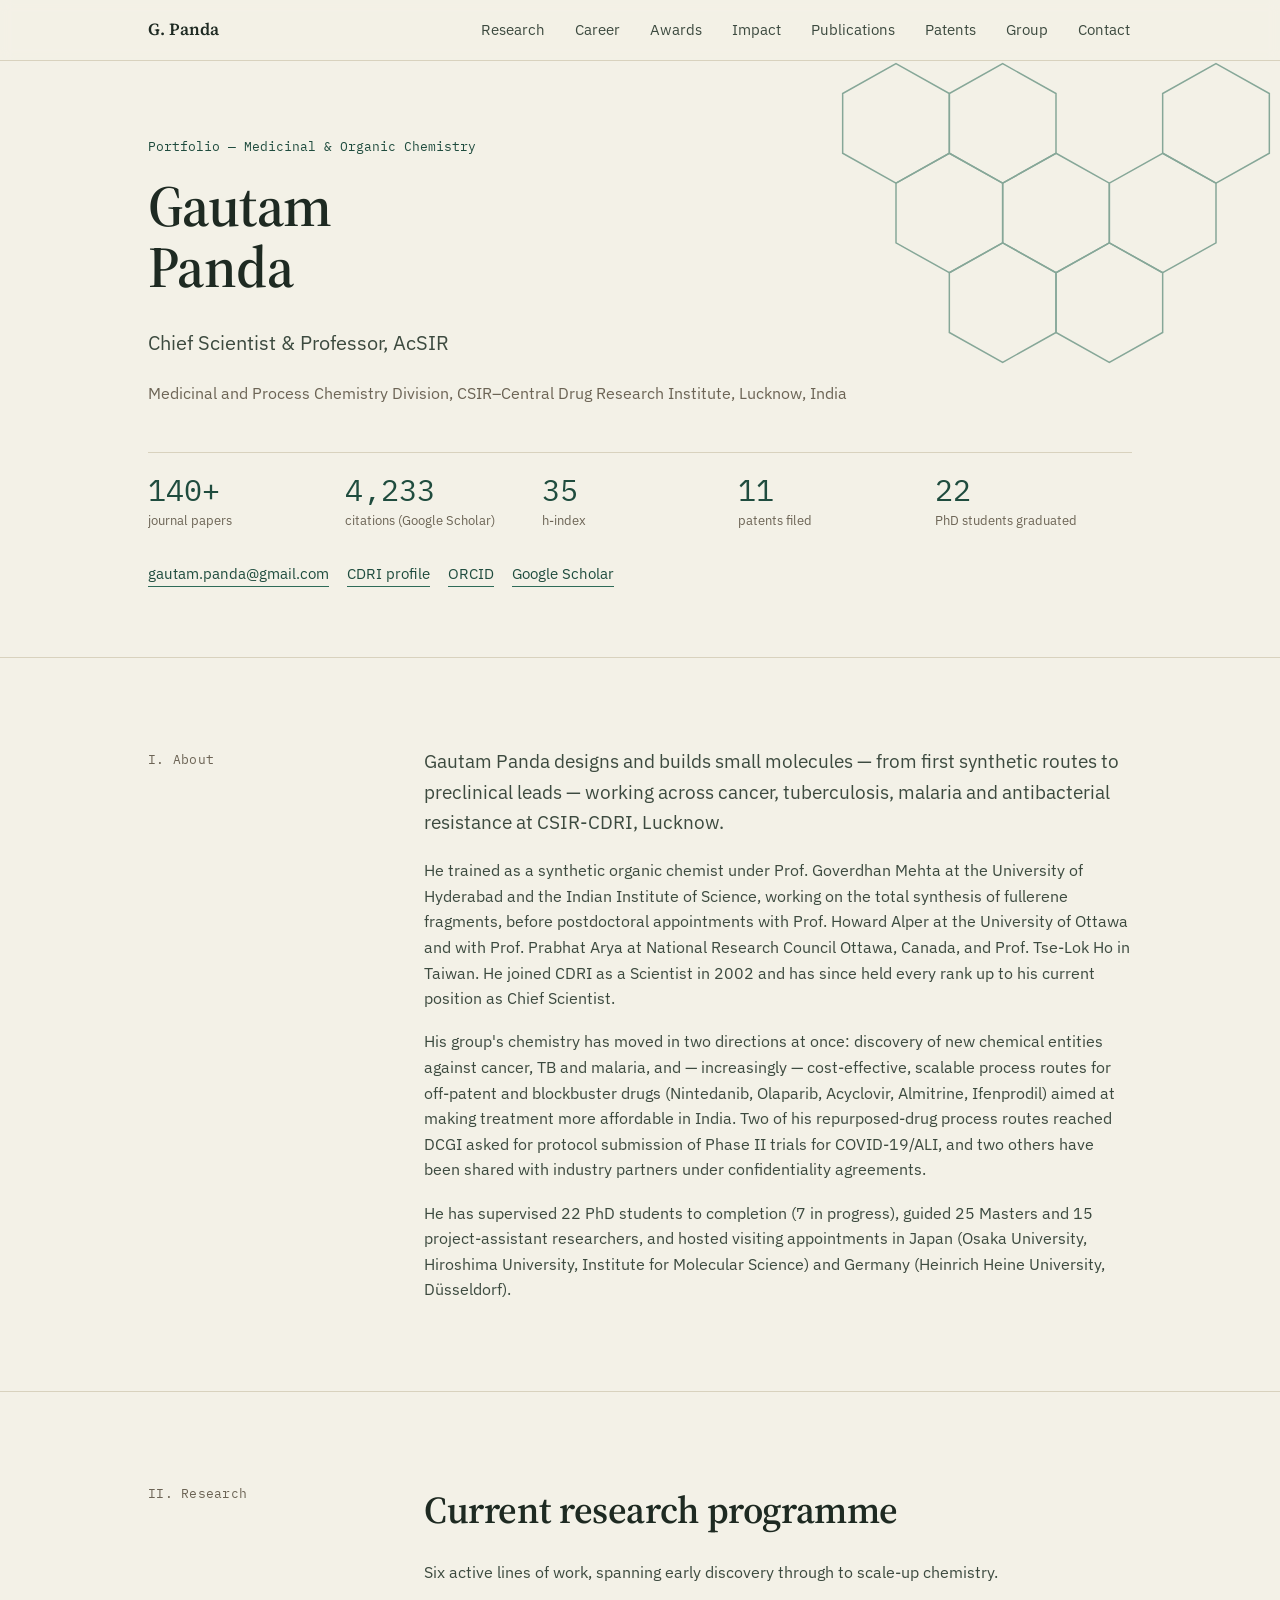
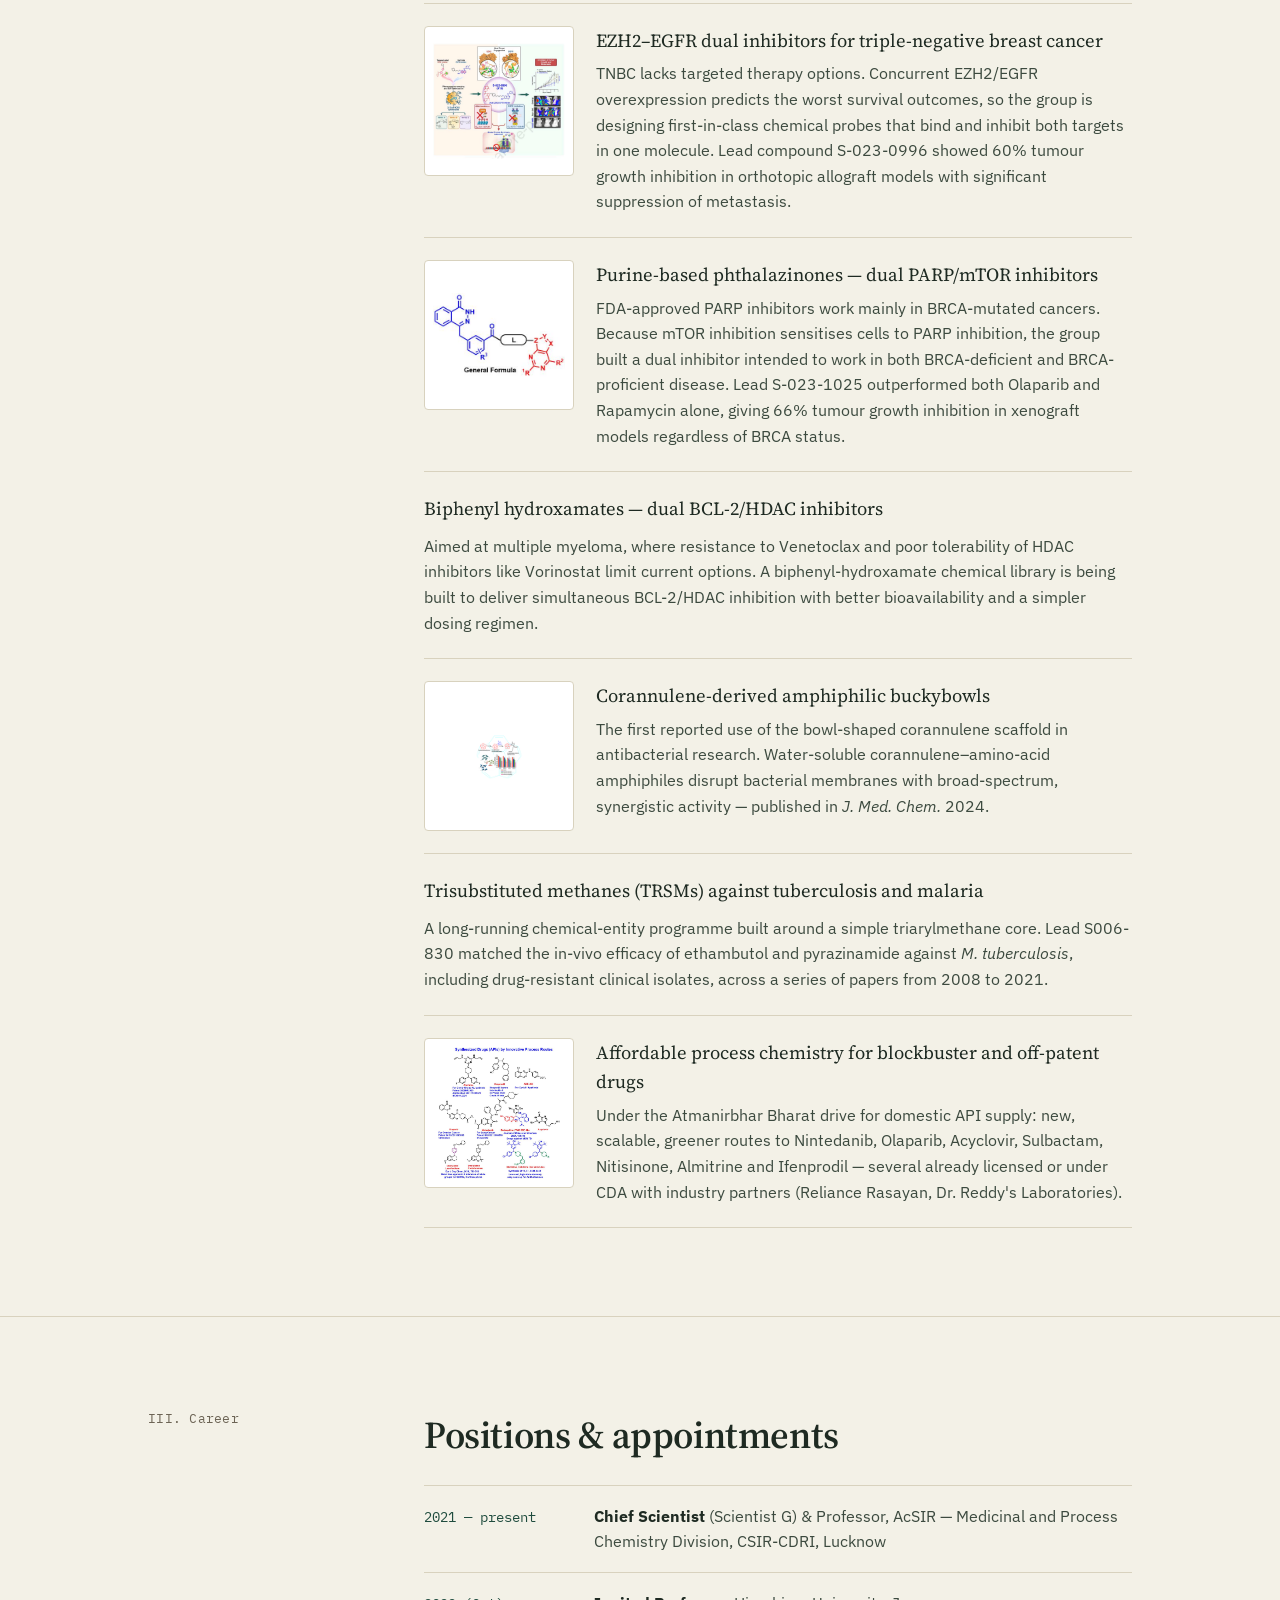
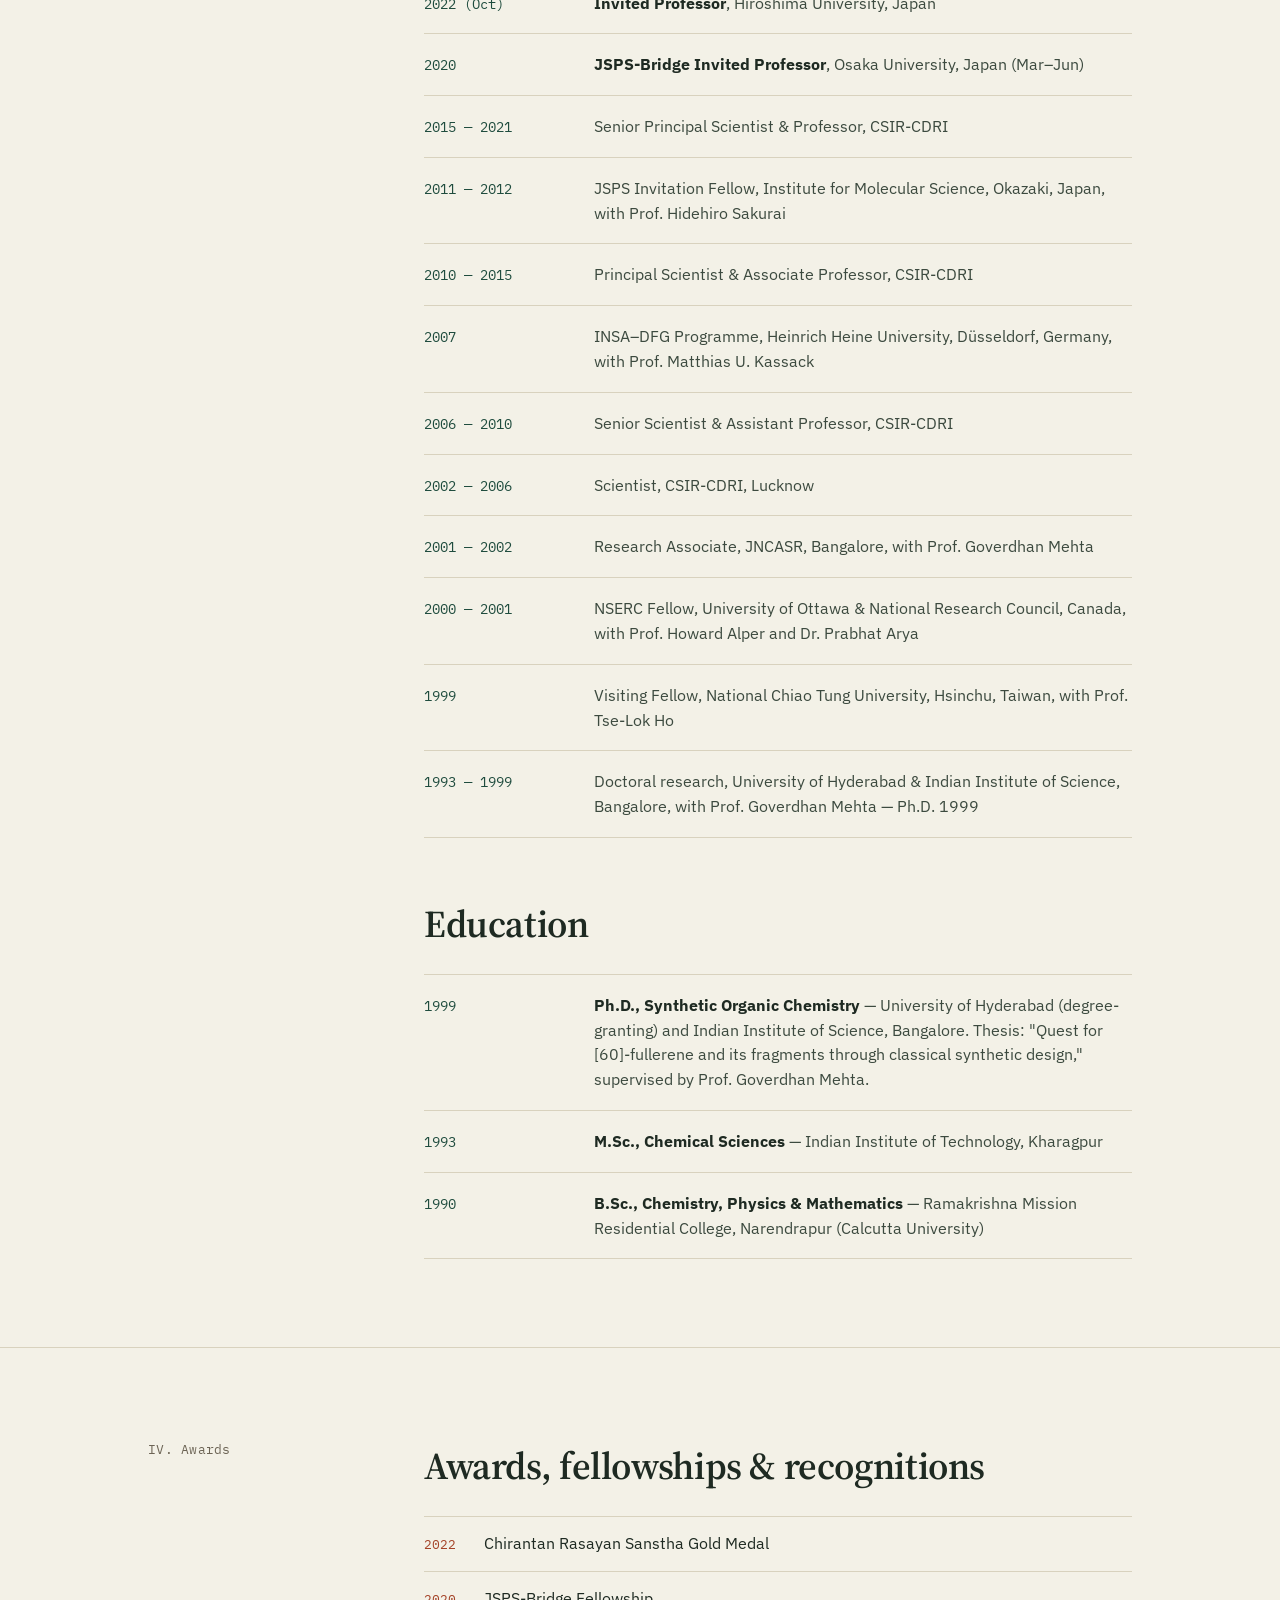
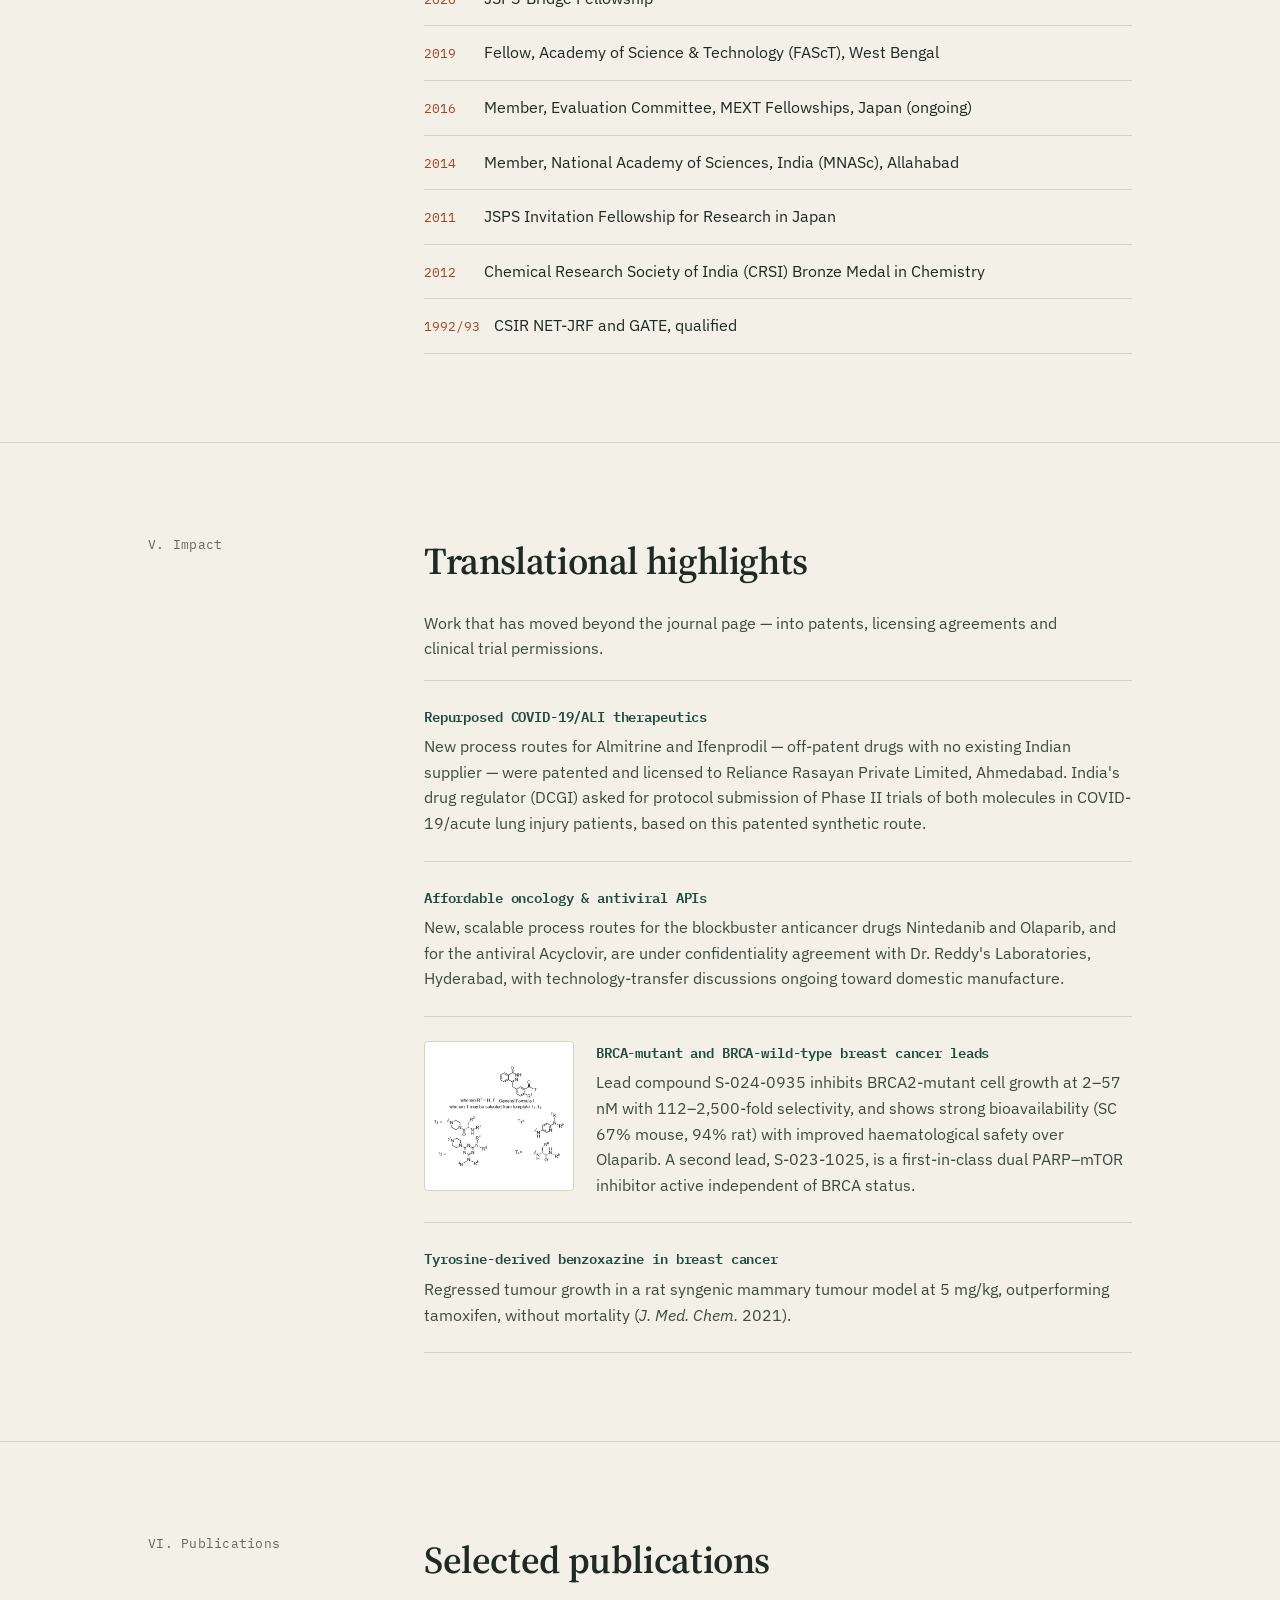
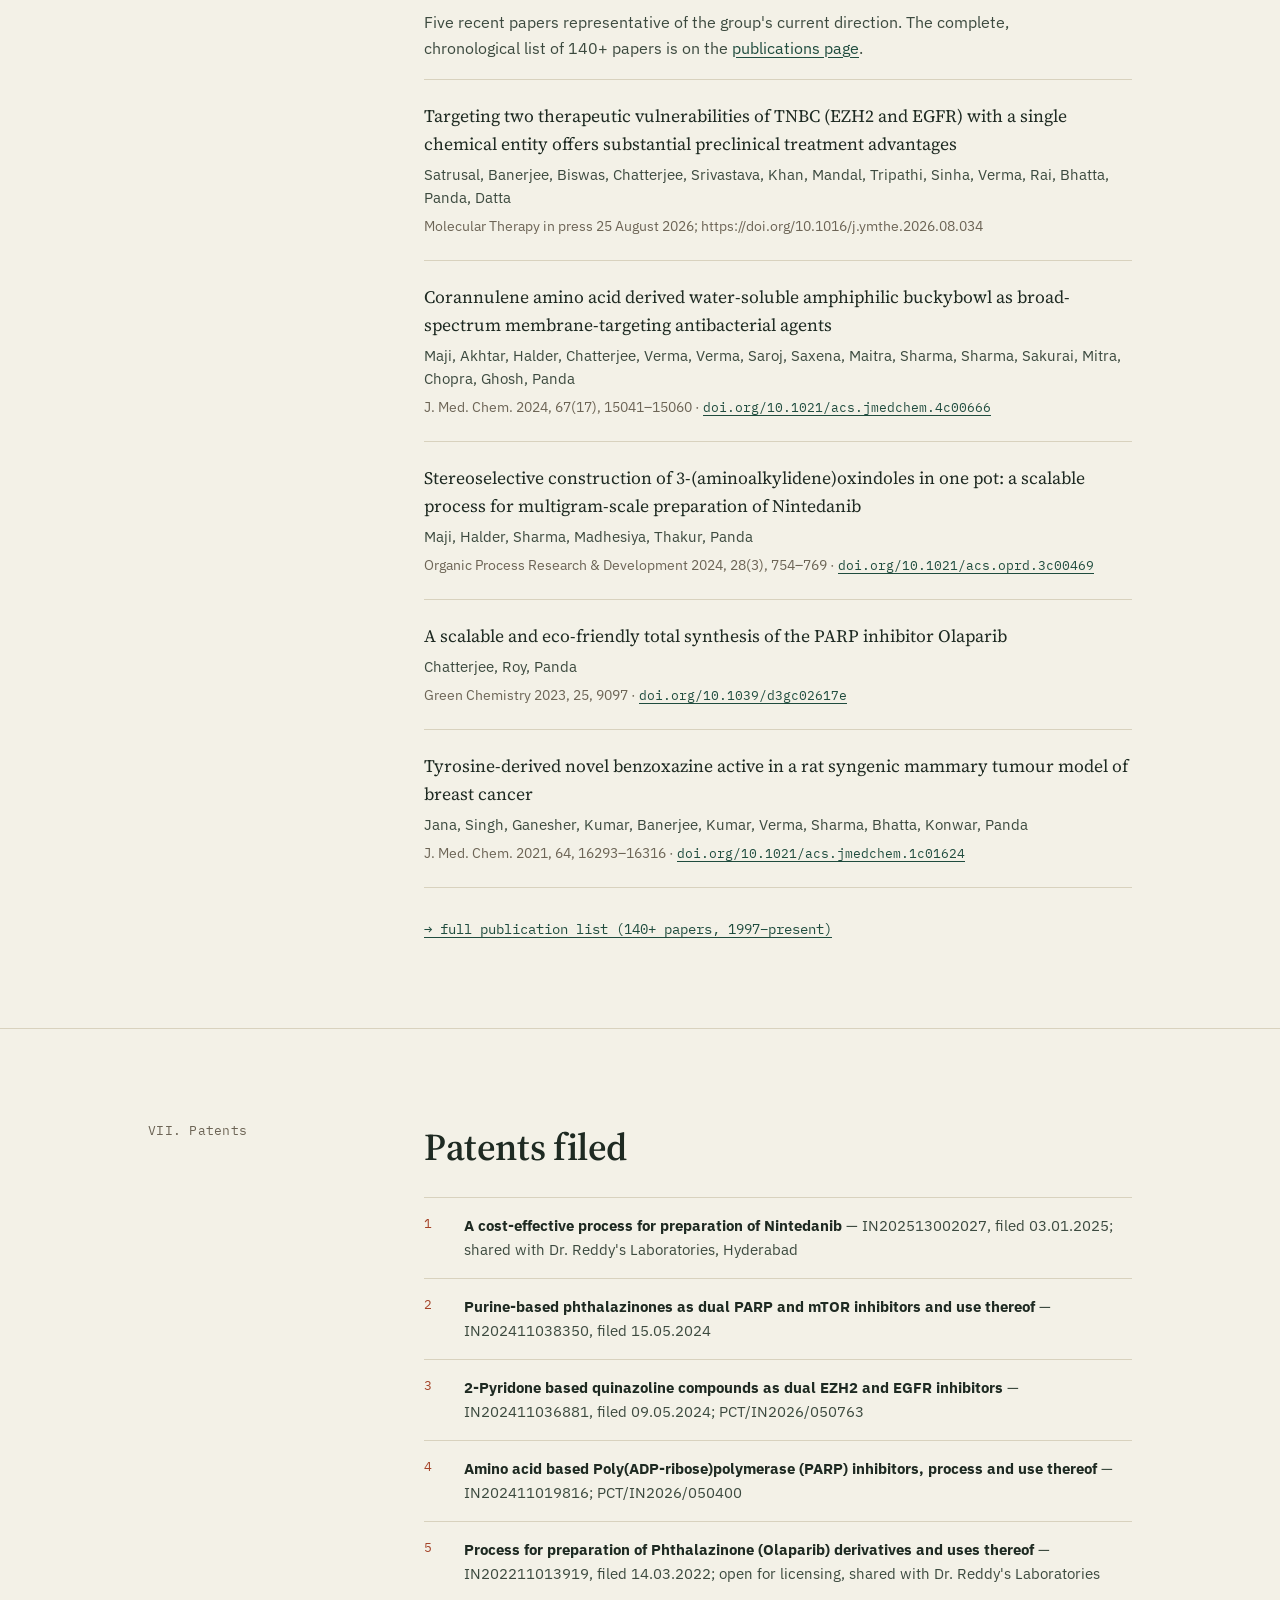
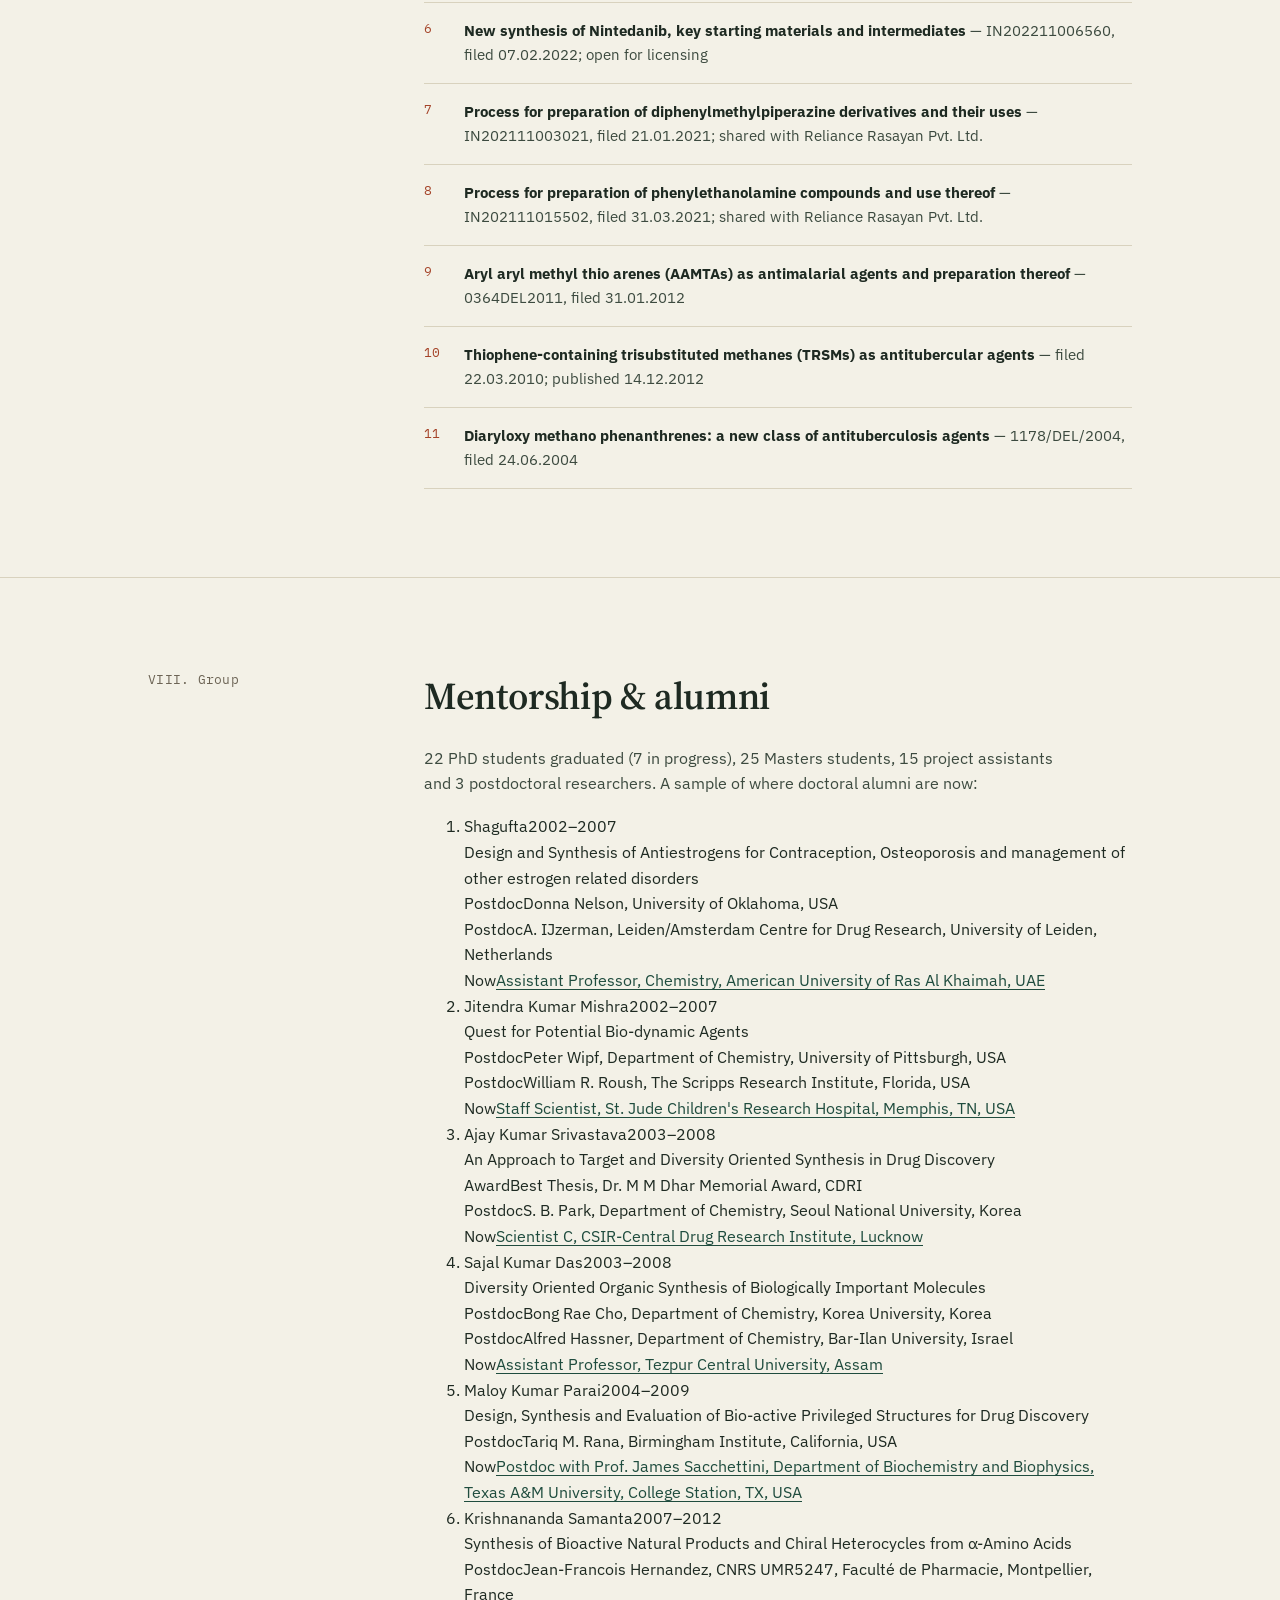
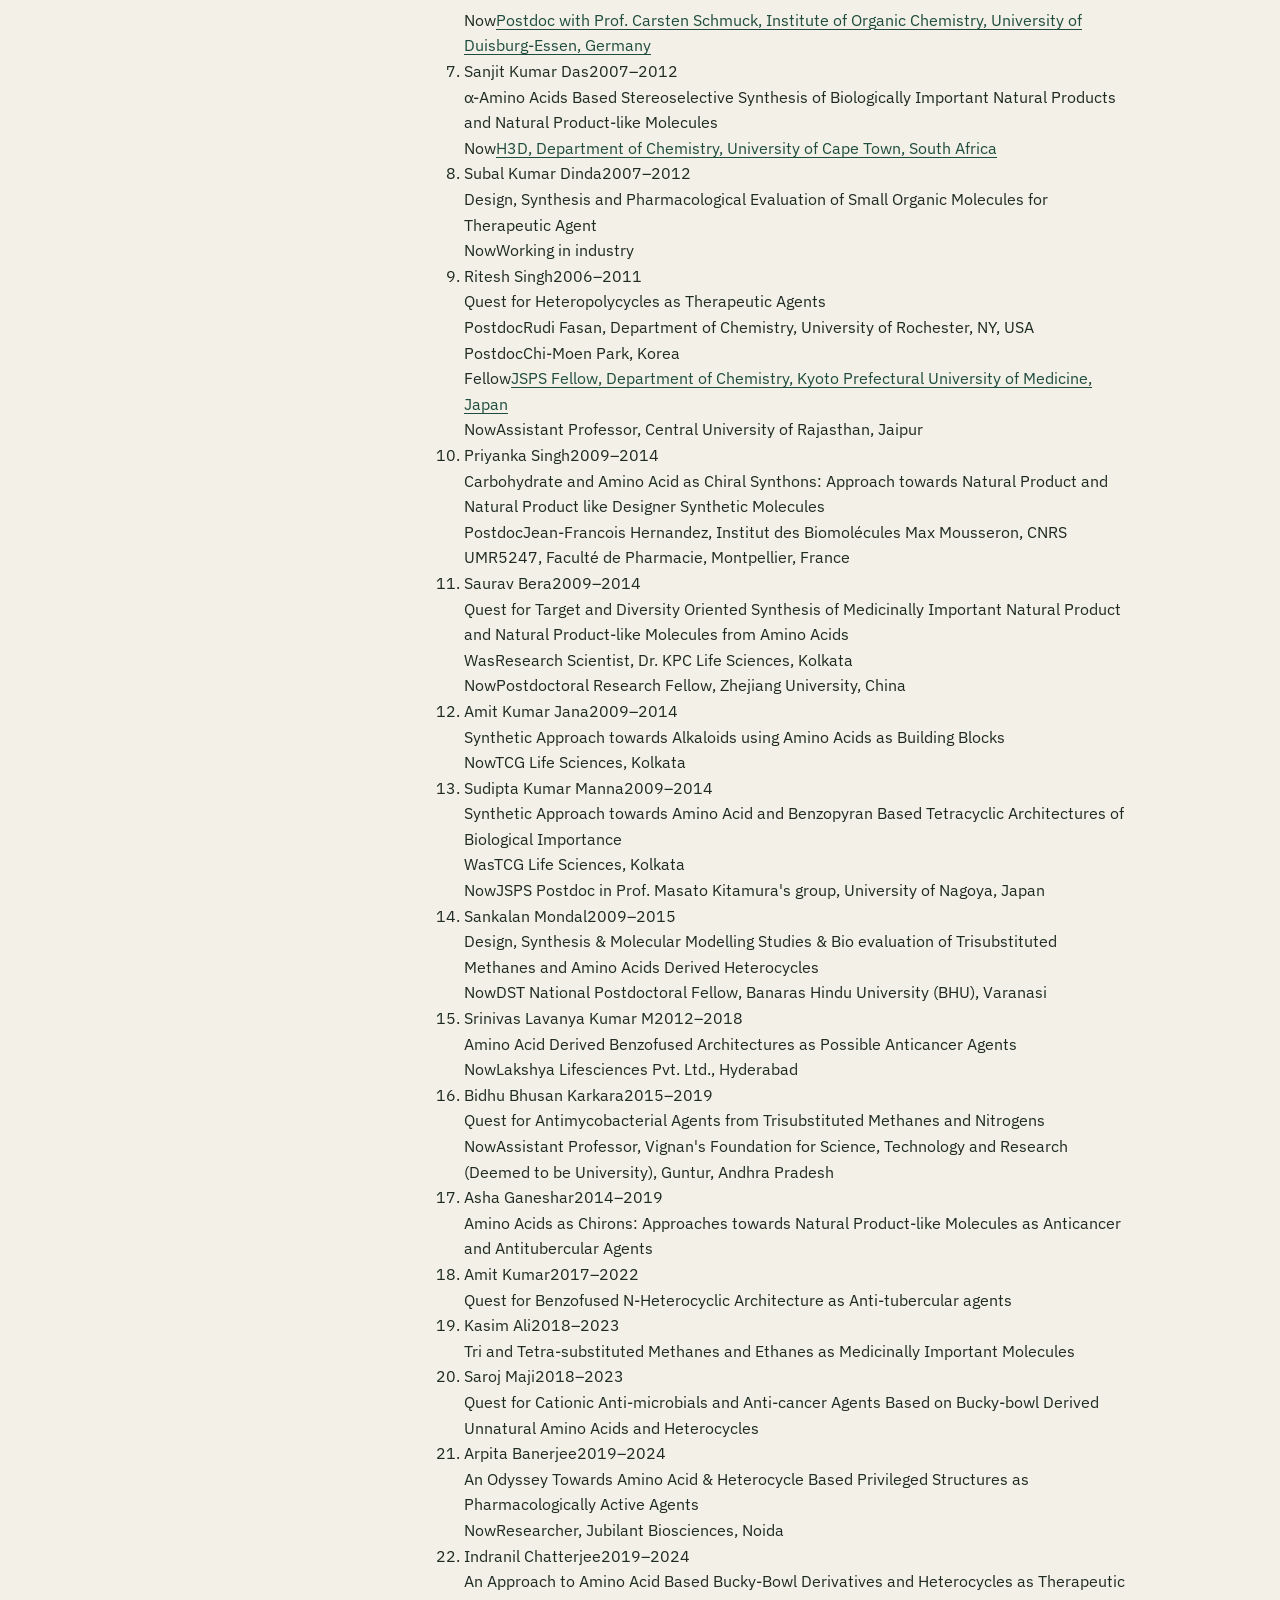
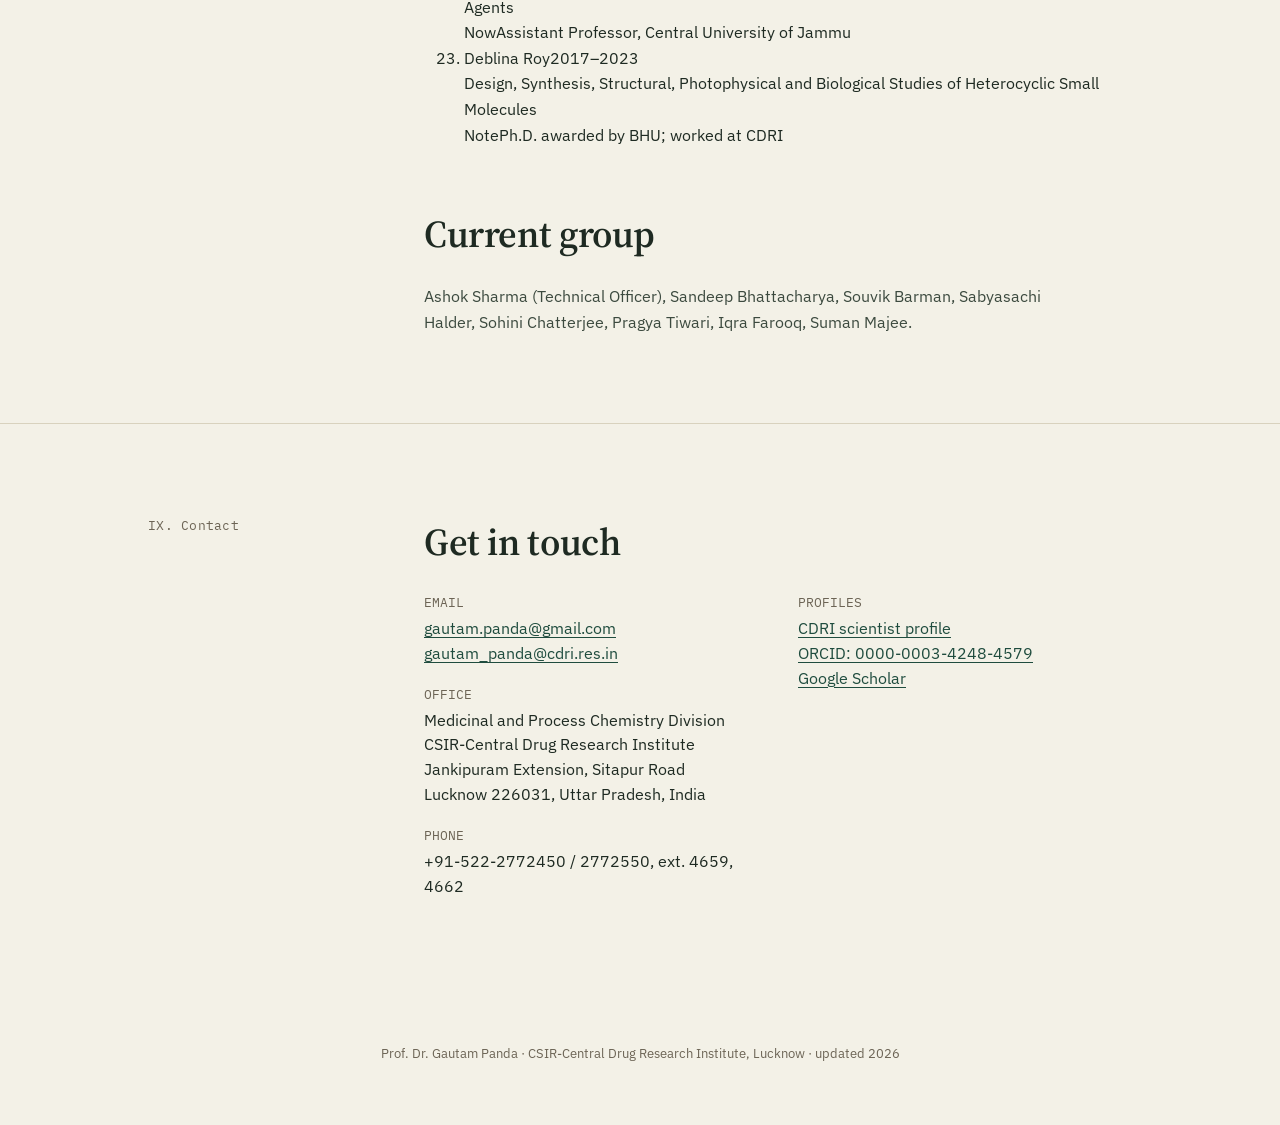
<file: index.html>
<!DOCTYPE html>
<html lang="en">
<head>
<meta charset="UTF-8">
<meta name="viewport" content="width=device-width, initial-scale=1.0">
<title>Gautam Panda — Medicinal &amp; Organic Chemistry, CSIR-CDRI</title>
<meta name="description" content="Portfolio of Prof. Dr. Gautam Panda, Chief Scientist &amp; Professor (AcSIR), Medicinal and Process Chemistry Division, CSIR-Central Drug Research Institute, Lucknow.">
<link rel="preconnect" href="https://fonts.googleapis.com">
<link rel="preconnect" href="https://fonts.gstatic.com" crossorigin>
<link href="https://fonts.googleapis.com/css2?family=Source+Serif+4:opsz,wght@8..60,400;8..60,600;8..60,700&family=IBM+Plex+Sans:wght@400;500;600&family=IBM+Plex+Mono:wght@400;500&display=swap" rel="stylesheet">
<link rel="stylesheet" href="style.css">
</head>
<body>

<header class="site">
  <div class="nav-inner">
    <a class="nav-name" href="#top">G. Panda</a>
    <button class="nav-toggle" id="navToggle" aria-label="Toggle menu" aria-expanded="false">≡</button>
    <nav class="links" id="navLinks">
      <a href="#research">Research</a>
      <a href="#career">Career</a>
      <a href="#awards">Awards</a>
      <a href="#impact">Impact</a>
      <a href="#publications">Publications</a>
      <a href="#patents">Patents</a>
      <a href="#group">Group</a>
      <a href="#contact">Contact</a>
    </nav>
  </div>
</header>

<main id="top">

  <!-- ============ HERO ============ -->
  <section class="hero" style="border-bottom:1px solid var(--line);">
    <svg class="hero-lattice" viewBox="0 0 600 500" xmlns="http://www.w3.org/2000/svg" aria-hidden="true">
      <g fill="none" stroke="#2E6B58" stroke-width="1.4">
        <polygon points="120,40 170,68 170,124 120,152 70,124 70,68"/>
        <polygon points="220,40 270,68 270,124 220,152 170,124 170,68"/>
        <polygon points="170,124 220,152 220,208 170,236 120,208 120,152"/>
        <polygon points="270,124 320,152 320,208 270,236 220,208 220,152"/>
        <polygon points="220,208 270,236 270,292 220,320 170,292 170,236"/>
        <polygon points="320,208 370,236 370,292 320,320 270,292 270,236"/>
        <polygon points="370,124 420,152 420,208 370,236 320,208 320,152"/>
        <polygon points="420,40 470,68 470,124 420,152 370,124 370,68"/>
      </g>
    </svg>
    <div class="wrap hero-inner">
      <p class="kicker">Portfolio — Medicinal &amp; Organic Chemistry</p>
      <h1>Gautam Panda</h1>
      <p class="role">Chief Scientist &amp; Professor, AcSIR</p>
      <p class="affil">Medicinal and Process Chemistry Division, CSIR–Central Drug Research Institute, Lucknow, India</p>

      <div class="stat-row">
        <div class="stat"><div class="n">140+</div><div class="l">journal papers</div></div>
        <div class="stat"><div class="n">4,233</div><div class="l">citations (Google Scholar)</div></div>
        <div class="stat"><div class="n">35</div><div class="l">h-index</div></div>
        <div class="stat"><div class="n">11</div><div class="l">patents filed</div></div>
        <div class="stat"><div class="n">22</div><div class="l">PhD students graduated</div></div>
      </div>

      <div class="hero-links">
        <a href="mailto:gautam.panda@gmail.com">gautam.panda@gmail.com</a>
        <a href="https://www.cdri.res.in/scientist-profile?gautam_panda" target="_blank" rel="noopener">CDRI profile</a>
        <a href="https://orcid.org/0000-0003-4248-4579" target="_blank" rel="noopener">ORCID</a>
        <a href="http://scholar.google.co.in/citations?hl=en&user=YwJvoiIAAAAJ" target="_blank" rel="noopener">Google Scholar</a>
      </div>
    </div>
  </section>

  <!-- ============ ABOUT ============ -->
  <section id="about">
    <div class="wrap">
      <div class="grid-2">
        <div class="label numeral">I. About</div>
        <div class="prose">
          <p class="lede">Gautam Panda designs and builds small molecules — from first synthetic routes to preclinical leads — working across cancer, tuberculosis, malaria and antibacterial resistance at CSIR-CDRI, Lucknow.</p>
          <p>He trained as a synthetic organic chemist under Prof. Goverdhan Mehta at the University of Hyderabad and the Indian Institute of Science, working on the total synthesis of fullerene fragments, before postdoctoral appointments with Prof. Howard Alper at the University of Ottawa and with Prof. Prabhat Arya at National Research Council Ottawa, Canada, and Prof. Tse-Lok Ho in Taiwan. He joined CDRI as a Scientist in 2002 and has since held every rank up to his current position as Chief Scientist.</p>
          <p>His group's chemistry has moved in two directions at once: discovery of new chemical entities against cancer, TB and malaria, and — increasingly — cost-effective, scalable process routes for off-patent and blockbuster drugs (Nintedanib, Olaparib, Acyclovir, Almitrine, Ifenprodil) aimed at making treatment more affordable in India. Two of his repurposed-drug process routes reached DCGI asked for protocol submission of Phase&nbsp;II trials for COVID-19/ALI, and two others have been shared with industry partners under confidentiality agreements.</p>
          <p>He has supervised 22 PhD students to completion (7 in progress), guided 25 Masters and 15 project-assistant researchers, and hosted visiting appointments in Japan (Osaka University, Hiroshima University, Institute for Molecular Science) and Germany (Heinrich Heine University, Düsseldorf).</p>
        </div>
      </div>
    </div>
  </section>

  <!-- ============ RESEARCH ============ -->
  <section id="research">
    <div class="wrap">
      <div class="grid-2">
        <div class="label numeral">II. Research</div>
        <div class="prose" style="max-width:none;">
          <h2>Current research programme</h2>
          <p style="max-width:60ch;">Six active lines of work, spanning early discovery through to scale-up chemistry.</p>

          <ul class="research-list">
            <li>
              <div class="r-row">
                <img class="r-thumb" src="images/136.jpg" alt="Chemical structure — EZH2-EGFR dual inhibitor">
                <div class="r-body">
                  <div class="r-title">EZH2–EGFR dual inhibitors for triple-negative breast cancer</div>
                  <p>TNBC lacks targeted therapy options. Concurrent EZH2/EGFR overexpression predicts the worst survival outcomes, so the group is designing first-in-class chemical probes that bind and inhibit both targets in one molecule. Lead compound S-023-0996 showed 60% tumour growth inhibition in orthotopic allograft models with significant suppression of metastasis.</p>
                </div>
              </div>
            </li>
            <li>
              <div class="r-row">
                <img class="r-thumb" src="images/dual PARP and mTOR Inhibitors.jpg" alt="Chemical structure — purine-based phthalazinone PARP/mTOR dual inhibitor">
                <div class="r-body">
                  <div class="r-title">Purine-based phthalazinones — dual PARP/mTOR inhibitors</div>
                  <p>FDA-approved PARP inhibitors work mainly in BRCA-mutated cancers. Because mTOR inhibition sensitises cells to PARP inhibition, the group built a dual inhibitor intended to work in both BRCA-deficient and BRCA-proficient disease. Lead S-023-1025 outperformed both Olaparib and Rapamycin alone, giving 66% tumour growth inhibition in xenograft models regardless of BRCA status.</p>
                </div>
              </div>
            </li>
            <li>
              <div class="r-title">Biphenyl hydroxamates — dual BCL-2/HDAC inhibitors</div>
              <p>Aimed at multiple myeloma, where resistance to Venetoclax and poor tolerability of HDAC inhibitors like Vorinostat limit current options. A biphenyl-hydroxamate chemical library is being built to deliver simultaneous BCL-2/HDAC inhibition with better bioavailability and a simpler dosing regimen.</p>
            </li>
            <li>
              <div class="r-row">
                <img class="r-thumb" src="images/131.jpg" alt="Chemical structure — corannulene-derived amphiphilic buckybowl">
                <div class="r-body">
                  <div class="r-title">Corannulene-derived amphiphilic buckybowls</div>
                  <p>The first reported use of the bowl-shaped corannulene scaffold in antibacterial research. Water-soluble corannulene–amino-acid amphiphiles disrupt bacterial membranes with broad-spectrum, synergistic activity — published in <em>J. Med. Chem.</em> 2024.</p>
                </div>
              </div>
            </li>
            <li>
              <div class="r-title">Trisubstituted methanes (TRSMs) against tuberculosis and malaria</div>
              <p>A long-running chemical-entity programme built around a simple triarylmethane core. Lead S006-830 matched the in-vivo efficacy of ethambutol and pyrazinamide against <em>M. tuberculosis</em>, including drug-resistant clinical isolates, across a series of papers from 2008 to 2021.</p>
            </li>
            <li>
              <div class="r-row">
                <img class="r-thumb" src="images/Synthesized Drugs (APIs) by Innovative Process Routes.jpg" alt="Chemical structure — affordable process chemistry route">
                <div class="r-body">
                  <div class="r-title">Affordable process chemistry for blockbuster and off-patent drugs</div>
                  <p>Under the Atmanirbhar Bharat drive for domestic API supply: new, scalable, greener routes to Nintedanib, Olaparib, Acyclovir, Sulbactam, Nitisinone, Almitrine and Ifenprodil — several already licensed or under CDA with industry partners (Reliance Rasayan, Dr. Reddy's Laboratories).</p>
                </div>
              </div>
            </li>
          </ul>
        </div>
      </div>
    </div>
  </section>

  <!-- ============ CAREER ============ -->
  <section id="career">
    <div class="wrap">
      <div class="grid-2">
        <div class="label numeral">III. Career</div>
        <div class="prose" style="max-width:none;">
          <h2>Positions &amp; appointments</h2>
          <div class="timeline">
            <div class="t-row"><div class="yr">2021 — present</div><div class="what"><b>Chief Scientist</b> (Scientist G) &amp; Professor, AcSIR — Medicinal and Process Chemistry Division, CSIR-CDRI, Lucknow</div></div>
            <div class="t-row"><div class="yr">2022 (Oct)</div><div class="what"><b>Invited Professor</b>, Hiroshima University, Japan</div></div>
            <div class="t-row"><div class="yr">2020</div><div class="what"><b>JSPS-Bridge Invited Professor</b>, Osaka University, Japan (Mar–Jun)</div></div>
            <div class="t-row"><div class="yr">2015 — 2021</div><div class="what">Senior Principal Scientist &amp; Professor, CSIR-CDRI</div></div>
            <div class="t-row"><div class="yr">2011 — 2012</div><div class="what">JSPS Invitation Fellow, Institute for Molecular Science, Okazaki, Japan, with Prof. Hidehiro Sakurai</div></div>
            <div class="t-row"><div class="yr">2010 — 2015</div><div class="what">Principal Scientist &amp; Associate Professor, CSIR-CDRI</div></div>
            <div class="t-row"><div class="yr">2007</div><div class="what">INSA–DFG Programme, Heinrich Heine University, Düsseldorf, Germany, with Prof. Matthias U. Kassack</div></div>
            <div class="t-row"><div class="yr">2006 — 2010</div><div class="what">Senior Scientist &amp; Assistant Professor, CSIR-CDRI</div></div>
            <div class="t-row"><div class="yr">2002 — 2006</div><div class="what">Scientist, CSIR-CDRI, Lucknow</div></div>
            <div class="t-row"><div class="yr">2001 — 2002</div><div class="what">Research Associate, JNCASR, Bangalore, with Prof. Goverdhan Mehta</div></div>
            <div class="t-row"><div class="yr">2000 — 2001</div><div class="what">NSERC Fellow, University of Ottawa &amp; National Research Council, Canada, with Prof. Howard Alper and Dr. Prabhat Arya</div></div>
            <div class="t-row"><div class="yr">1999</div><div class="what">Visiting Fellow, National Chiao Tung University, Hsinchu, Taiwan, with Prof. Tse-Lok Ho</div></div>
            <div class="t-row"><div class="yr">1993 — 1999</div><div class="what">Doctoral research, University of Hyderabad &amp; Indian Institute of Science, Bangalore, with Prof. Goverdhan Mehta — Ph.D. 1999</div></div>
          </div>

          <h2 style="margin-top:56px;">Education</h2>
          <div class="timeline">
            <div class="t-row"><div class="yr">1999</div><div class="what"><b>Ph.D., Synthetic Organic Chemistry</b> — University of Hyderabad (degree-granting) and Indian Institute of Science, Bangalore. Thesis: "Quest for [60]-fullerene and its fragments through classical synthetic design," supervised by Prof. Goverdhan Mehta.</div></div>
            <div class="t-row"><div class="yr">1993</div><div class="what"><b>M.Sc., Chemical Sciences</b> — Indian Institute of Technology, Kharagpur</div></div>
            <div class="t-row"><div class="yr">1990</div><div class="what"><b>B.Sc., Chemistry, Physics &amp; Mathematics</b> — Ramakrishna Mission Residential College, Narendrapur (Calcutta University)</div></div>
          </div>
        </div>
      </div>
    </div>
  </section>

  <!-- ============ AWARDS ============ -->
  <section id="awards">
    <div class="wrap">
      <div class="grid-2">
        <div class="label numeral">IV. Awards</div>
        <div class="prose" style="max-width:none;">
          <h2>Awards, fellowships &amp; recognitions</h2>
          <ul class="award-list">
            <li><span class="yr">2022</span><span>Chirantan Rasayan Sanstha Gold Medal</span></li>
            <li><span class="yr">2020</span><span>JSPS-Bridge Fellowship</span></li>
            <li><span class="yr">2019</span><span>Fellow, Academy of Science &amp; Technology (FAScT), West Bengal</span></li>
            <li><span class="yr">2016</span><span>Member, Evaluation Committee, MEXT Fellowships, Japan (ongoing)</span></li>
            <li><span class="yr">2014</span><span>Member, National Academy of Sciences, India (MNASc), Allahabad</span></li>
            <li><span class="yr">2011</span><span>JSPS Invitation Fellowship for Research in Japan</span></li>
            <li><span class="yr">2012</span><span>Chemical Research Society of India (CRSI) Bronze Medal in Chemistry</span></li>
            <li><span class="yr">1992/93</span><span>CSIR NET-JRF and GATE, qualified</span></li>
          </ul>
        </div>
      </div>
    </div>
  </section>

  <!-- ============ IMPACT ============ -->
  <section id="impact">
    <div class="wrap">
      <div class="grid-2">
        <div class="label numeral">V. Impact</div>
        <div class="prose" style="max-width:none;">
          <h2>Translational highlights</h2>
          <p style="max-width:64ch;">Work that has moved beyond the journal page — into patents, licensing agreements and clinical trial permissions.</p>

          <div class="impact-block">
            <h4>Repurposed COVID-19/ALI therapeutics</h4>
            <p>New process routes for Almitrine and Ifenprodil — off-patent drugs with no existing Indian supplier — were patented and licensed to Reliance Rasayan Private Limited, Ahmedabad. India's drug regulator (DCGI) asked for protocol submission of Phase&nbsp;II trials of both molecules in COVID-19/acute lung injury patients, based on this patented synthetic route.</p>
          </div>
          <div class="impact-block">
            <h4>Affordable oncology &amp; antiviral APIs</h4>
            <p>New, scalable process routes for the blockbuster anticancer drugs Nintedanib and Olaparib, and for the antiviral Acyclovir, are under confidentiality agreement with Dr. Reddy's Laboratories, Hyderabad, with technology-transfer discussions ongoing toward domestic manufacture.</p>
          </div>
          <div class="impact-block">
            <div class="impact-row">
              <img class="impact-thumb" src="images/Amino-PARP.jpg" alt="Chemical structure — BRCA-mutant and BRCA-wild-type breast cancer lead compound">
              <div class="impact-body">
                <h4>BRCA-mutant and BRCA-wild-type breast cancer leads</h4>
                <p>Lead compound S-024-0935 inhibits BRCA2-mutant cell growth at 2–57 nM with 112–2,500-fold selectivity, and shows strong bioavailability (SC 67% mouse, 94% rat) with improved haematological safety over Olaparib. A second lead, S-023-1025, is a first-in-class dual PARP–mTOR inhibitor active independent of BRCA status.</p>
              </div>
            </div>
          </div>
          <div class="impact-block">
            <h4>Tyrosine-derived benzoxazine in breast cancer</h4>
            <p>Regressed tumour growth in a rat syngenic mammary tumour model at 5 mg/kg, outperforming tamoxifen, without mortality (<em>J. Med. Chem.</em> 2021).</p>
          </div>
        </div>
      </div>
    </div>
  </section>

  <!-- ============ PUBLICATIONS ============ -->
  <section id="publications">
    <div class="wrap">
      <div class="grid-2">
        <div class="label numeral">VI. Publications</div>
        <div class="prose" style="max-width:none;">
          <h2>Selected publications</h2>
          <p style="max-width:64ch;">Five recent papers representative of the group's current direction. The complete, chronological list of 140+ papers is on the <a href="publications.html">publications page</a>.</p>

          <ul class="pub-list">
            <li class="pub">
              <div class="pub-title">Targeting two therapeutic vulnerabilities of TNBC (EZH2 and EGFR) with a single chemical entity offers substantial preclinical treatment advantages</div>
              <div class="pub-authors">Satrusal, Banerjee, Biswas, Chatterjee, Srivastava, Khan, Mandal, Tripathi, Sinha, Verma, Rai, Bhatta, Panda, Datta</div>
              <div class="pub-meta">Molecular Therapy in press 25 August 2026; https://doi.org/10.1016/j.ymthe.2026.08.034</div>
            </li>
            <li class="pub">
              <div class="pub-title">Corannulene amino acid derived water-soluble amphiphilic buckybowl as broad-spectrum membrane-targeting antibacterial agents</div>
              <div class="pub-authors">Maji, Akhtar, Halder, Chatterjee, Verma, Verma, Saroj, Saxena, Maitra, Sharma, Sharma, Sakurai, Mitra, Chopra, Ghosh, Panda</div>
              <div class="pub-meta">J. Med. Chem. 2024, 67(17), 15041–15060 · <a class="pub-link" href="https://doi.org/10.1021/acs.jmedchem.4c00666" target="_blank" rel="noopener">doi.org/10.1021/acs.jmedchem.4c00666</a></div>
            </li>
            <li class="pub">
              <div class="pub-title">Stereoselective construction of 3-(aminoalkylidene)oxindoles in one pot: a scalable process for multigram-scale preparation of Nintedanib</div>
              <div class="pub-authors">Maji, Halder, Sharma, Madhesiya, Thakur, Panda</div>
              <div class="pub-meta">Organic Process Research &amp; Development 2024, 28(3), 754–769 · <a class="pub-link" href="https://doi.org/10.1021/acs.oprd.3c00469" target="_blank" rel="noopener">doi.org/10.1021/acs.oprd.3c00469</a></div>
            </li>
            <li class="pub">
              <div class="pub-title">A scalable and eco-friendly total synthesis of the PARP inhibitor Olaparib</div>
              <div class="pub-authors">Chatterjee, Roy, Panda</div>
              <div class="pub-meta">Green Chemistry 2023, 25, 9097 · <a class="pub-link" href="https://doi.org/10.1039/d3gc02617e" target="_blank" rel="noopener">doi.org/10.1039/d3gc02617e</a></div>
            </li>
            <li class="pub">
              <div class="pub-title">Tyrosine-derived novel benzoxazine active in a rat syngenic mammary tumour model of breast cancer</div>
              <div class="pub-authors">Jana, Singh, Ganesher, Kumar, Banerjee, Kumar, Verma, Sharma, Bhatta, Konwar, Panda</div>
              <div class="pub-meta">J. Med. Chem. 2021, 64, 16293–16316 · <a class="pub-link" href="https://doi.org/10.1021/acs.jmedchem.1c01624" target="_blank" rel="noopener">doi.org/10.1021/acs.jmedchem.1c01624</a></div>
            </li>
          </ul>

          <p class="see-all"><a href="publications.html">→ full publication list (140+ papers, 1997–present)</a></p>
        </div>
      </div>
    </div>
  </section>

  <!-- ============ PATENTS ============ -->
  <section id="patents">
    <div class="wrap">
      <div class="grid-2">
        <div class="label numeral">VII. Patents</div>
        <div class="prose" style="max-width:none;">
          <h2>Patents filed</h2>
          <ol class="plain-list">
            <li><b>A cost-effective process for preparation of Nintedanib</b> — IN202513002027, filed 03.01.2025; shared with Dr. Reddy's Laboratories, Hyderabad</li>
            <li><b>Purine-based phthalazinones as dual PARP and mTOR inhibitors and use thereof</b> — IN202411038350, filed 15.05.2024</li>
            <li><b>2-Pyridone based quinazoline compounds as dual EZH2 and EGFR inhibitors</b> — IN202411036881, filed 09.05.2024; PCT/IN2026/050763</li>
            <li><b>Amino acid based Poly(ADP-ribose)polymerase (PARP) inhibitors, process and use thereof</b> — IN202411019816; PCT/IN2026/050400</li>
            <li><b>Process for preparation of Phthalazinone (Olaparib) derivatives and uses thereof</b> — IN202211013919, filed 14.03.2022; open for licensing, shared with Dr. Reddy's Laboratories</li>
            <li><b>New synthesis of Nintedanib, key starting materials and intermediates</b> — IN202211006560, filed 07.02.2022; open for licensing</li>
            <li><b>Process for preparation of diphenylmethylpiperazine derivatives and their uses</b> — IN202111003021, filed 21.01.2021; shared with Reliance Rasayan Pvt. Ltd.</li>
            <li><b>Process for preparation of phenylethanolamine compounds and use thereof</b> — IN202111015502, filed 31.03.2021; shared with Reliance Rasayan Pvt. Ltd.</li>
            <li><b>Aryl aryl methyl thio arenes (AAMTAs) as antimalarial agents and preparation thereof</b> — 0364DEL2011, filed 31.01.2012</li>
            <li><b>Thiophene-containing trisubstituted methanes (TRSMs) as antitubercular agents</b> — filed 22.03.2010; published 14.12.2012</li>
            <li><b>Diaryloxy methano phenanthrenes: a new class of antituberculosis agents</b> — 1178/DEL/2004, filed 24.06.2004</li>
          </ol>
        </div>
      </div>
    </div>
  </section>

  <!-- ============ GROUP ============ -->
  <section id="group">
    <div class="wrap">
      <div class="grid-2">
        <div class="label numeral">VIII. Group</div>
        <div class="prose" style="max-width:none;">
          <h2>Mentorship &amp; alumni</h2>
          <p style="max-width:64ch;">22 PhD students graduated (7 in progress), 25 Masters students, 15 project assistants and 3 postdoctoral researchers. A sample of where doctoral alumni are now:</p>

          <ol class="alum-list">
            <li class="alum">
              <div class="alum-head"><span class="alum-name">Shagufta</span><span class="alum-yrs">2002–2007</span></div>
              <div class="alum-thesis">Design and Synthesis of Antiestrogens for Contraception, Osteoporosis and management of other estrogen related disorders</div>
              <div class="alum-line"><span class="alum-k">Postdoc</span><span>Donna Nelson, University of Oklahoma, USA</span></div>
              <div class="alum-line"><span class="alum-k">Postdoc</span><span>A. IJzerman, Leiden/Amsterdam Centre for Drug Research, University of Leiden, Netherlands</span></div>
              <div class="alum-line"><span class="alum-k">Now</span><span><a href="http://aurak.ac.ae/en/dr-shagufta-waseem/" target="_blank" rel="noopener">Assistant Professor, Chemistry, American University of Ras Al Khaimah, UAE</a></span></div>
            </li>
            <li class="alum">
              <div class="alum-head"><span class="alum-name">Jitendra Kumar Mishra</span><span class="alum-yrs">2002–2007</span></div>
              <div class="alum-thesis">Quest for Potential Bio-dynamic Agents</div>
              <div class="alum-line"><span class="alum-k">Postdoc</span><span>Peter Wipf, Department of Chemistry, University of Pittsburgh, USA</span></div>
              <div class="alum-line"><span class="alum-k">Postdoc</span><span>William R. Roush, The Scripps Research Institute, Florida, USA</span></div>
              <div class="alum-line"><span class="alum-k">Now</span><span><a href="https://www.linkedin.com/in/jitendra-mishra-5446ba11/" target="_blank" rel="noopener">Staff Scientist, St. Jude Children&#x27;s Research Hospital, Memphis, TN, USA</a></span></div>
            </li>
            <li class="alum">
              <div class="alum-head"><span class="alum-name">Ajay Kumar Srivastava</span><span class="alum-yrs">2003–2008</span></div>
              <div class="alum-thesis">An Approach to Target and Diversity Oriented Synthesis in Drug Discovery</div>
              <div class="alum-line"><span class="alum-k">Award</span><span>Best Thesis, Dr. M M Dhar Memorial Award, CDRI</span></div>
              <div class="alum-line"><span class="alum-k">Postdoc</span><span>S. B. Park, Department of Chemistry, Seoul National University, Korea</span></div>
              <div class="alum-line"><span class="alum-k">Now</span><span><a href="http://www.cdri.res.in/Profile_all.aspx?fid=4&amp;id=1868" target="_blank" rel="noopener">Scientist C, CSIR-Central Drug Research Institute, Lucknow</a></span></div>
            </li>
            <li class="alum">
              <div class="alum-head"><span class="alum-name">Sajal Kumar Das</span><span class="alum-yrs">2003–2008</span></div>
              <div class="alum-thesis">Diversity Oriented Organic Synthesis of Biologically Important Molecules</div>
              <div class="alum-line"><span class="alum-k">Postdoc</span><span>Bong Rae Cho, Department of Chemistry, Korea University, Korea</span></div>
              <div class="alum-line"><span class="alum-k">Postdoc</span><span>Alfred Hassner, Department of Chemistry, Bar-Ilan University, Israel</span></div>
              <div class="alum-line"><span class="alum-k">Now</span><span><a href="http://www.tezu.ernet.in/dcs/people/faculty/~sajal/" target="_blank" rel="noopener">Assistant Professor, Tezpur Central University, Assam</a></span></div>
            </li>
            <li class="alum">
              <div class="alum-head"><span class="alum-name">Maloy Kumar Parai</span><span class="alum-yrs">2004–2009</span></div>
              <div class="alum-thesis">Design, Synthesis and Evaluation of Bio-active Privileged Structures for Drug Discovery</div>
              <div class="alum-line"><span class="alum-k">Postdoc</span><span>Tariq M. Rana, Birmingham Institute, California, USA</span></div>
              <div class="alum-line"><span class="alum-k">Now</span><span><a href="https://www.sacclab.com/leadership" target="_blank" rel="noopener">Postdoc with Prof. James Sacchettini, Department of Biochemistry and Biophysics, Texas A&amp;M University, College Station, TX, USA</a></span></div>
            </li>
            <li class="alum">
              <div class="alum-head"><span class="alum-name">Krishnananda Samanta</span><span class="alum-yrs">2007–2012</span></div>
              <div class="alum-thesis">Synthesis of Bioactive Natural Products and Chiral Heterocycles from α-Amino Acids</div>
              <div class="alum-line"><span class="alum-k">Postdoc</span><span>Jean-Francois Hernandez, CNRS UMR5247, Faculté de Pharmacie, Montpellier, France</span></div>
              <div class="alum-line"><span class="alum-k">Now</span><span><a href="https://www.uni-due.de/akschmuck/krishnananda_samanta.php" target="_blank" rel="noopener">Postdoc with Prof. Carsten Schmuck, Institute of Organic Chemistry, University of Duisburg-Essen, Germany</a></span></div>
            </li>
            <li class="alum">
              <div class="alum-head"><span class="alum-name">Sanjit Kumar Das</span><span class="alum-yrs">2007–2012</span></div>
              <div class="alum-thesis">α-Amino Acids Based Stereoselective Synthesis of Biologically Important Natural Products and Natural Product-like Molecules</div>
              <div class="alum-line"><span class="alum-k">Now</span><span><a href="http://www.h3d.uct.ac.za/hd3/about-h3d/our-team" target="_blank" rel="noopener">H3D, Department of Chemistry, University of Cape Town, South Africa</a></span></div>
            </li>
            <li class="alum">
              <div class="alum-head"><span class="alum-name">Subal Kumar Dinda</span><span class="alum-yrs">2007–2012</span></div>
              <div class="alum-thesis">Design, Synthesis and Pharmacological Evaluation of Small Organic Molecules for Therapeutic Agent</div>
              <div class="alum-line"><span class="alum-k">Now</span><span>Working in industry</span></div>
            </li>
            <li class="alum">
              <div class="alum-head"><span class="alum-name">Ritesh Singh</span><span class="alum-yrs">2006–2011</span></div>
              <div class="alum-thesis">Quest for Heteropolycycles as Therapeutic Agents</div>
              <div class="alum-line"><span class="alum-k">Postdoc</span><span>Rudi Fasan, Department of Chemistry, University of Rochester, NY, USA</span></div>
              <div class="alum-line"><span class="alum-k">Postdoc</span><span>Chi-Moen Park, Korea</span></div>
              <div class="alum-line"><span class="alum-k">Fellow</span><span><a href="http://www.f.kpu-m.ac.jp/y/chemistry/English/members.html" target="_blank" rel="noopener">JSPS Fellow, Department of Chemistry, Kyoto Prefectural University of Medicine, Japan</a></span></div>
              <div class="alum-line"><span class="alum-k">Now</span><span>Assistant Professor, Central University of Rajasthan, Jaipur</span></div>
            </li>
            <li class="alum">
              <div class="alum-head"><span class="alum-name">Priyanka Singh</span><span class="alum-yrs">2009–2014</span></div>
              <div class="alum-thesis">Carbohydrate and Amino Acid as Chiral Synthons: Approach towards Natural Product and Natural Product like Designer Synthetic Molecules</div>
              <div class="alum-line"><span class="alum-k">Postdoc</span><span>Jean-Francois Hernandez, Institut des Biomolécules Max Mousseron, CNRS UMR5247, Faculté de Pharmacie, Montpellier, France</span></div>
            </li>
            <li class="alum">
              <div class="alum-head"><span class="alum-name">Saurav Bera</span><span class="alum-yrs">2009–2014</span></div>
              <div class="alum-thesis">Quest for Target and Diversity Oriented Synthesis of Medicinally Important Natural Product and Natural Product-like Molecules from Amino Acids</div>
              <div class="alum-line"><span class="alum-k">Was</span><span>Research Scientist, Dr. KPC Life Sciences, Kolkata</span></div>
              <div class="alum-line"><span class="alum-k">Now</span><span>Postdoctoral Research Fellow, Zhejiang University, China</span></div>
            </li>
            <li class="alum">
              <div class="alum-head"><span class="alum-name">Amit Kumar Jana</span><span class="alum-yrs">2009–2014</span></div>
              <div class="alum-thesis">Synthetic Approach towards Alkaloids using Amino Acids as Building Blocks</div>
              <div class="alum-line"><span class="alum-k">Now</span><span>TCG Life Sciences, Kolkata</span></div>
            </li>
            <li class="alum">
              <div class="alum-head"><span class="alum-name">Sudipta Kumar Manna</span><span class="alum-yrs">2009–2014</span></div>
              <div class="alum-thesis">Synthetic Approach towards Amino Acid and Benzopyran Based Tetracyclic Architectures of Biological Importance</div>
              <div class="alum-line"><span class="alum-k">Was</span><span>TCG Life Sciences, Kolkata</span></div>
              <div class="alum-line"><span class="alum-k">Now</span><span>JSPS Postdoc in Prof. Masato Kitamura&#x27;s group, University of Nagoya, Japan</span></div>
            </li>
            <li class="alum">
              <div class="alum-head"><span class="alum-name">Sankalan Mondal</span><span class="alum-yrs">2009–2015</span></div>
              <div class="alum-thesis">Design, Synthesis &amp; Molecular Modelling Studies &amp; Bio evaluation of Trisubstituted Methanes and Amino Acids Derived Heterocycles</div>
              <div class="alum-line"><span class="alum-k">Now</span><span>DST National Postdoctoral Fellow, Banaras Hindu University (BHU), Varanasi</span></div>
            </li>
            <li class="alum">
              <div class="alum-head"><span class="alum-name">Srinivas Lavanya Kumar M</span><span class="alum-yrs">2012–2018</span></div>
              <div class="alum-thesis">Amino Acid Derived Benzofused Architectures as Possible Anticancer Agents</div>
              <div class="alum-line"><span class="alum-k">Now</span><span>Lakshya Lifesciences Pvt. Ltd., Hyderabad</span></div>
            </li>
            <li class="alum">
              <div class="alum-head"><span class="alum-name">Bidhu Bhusan Karkara</span><span class="alum-yrs">2015–2019</span></div>
              <div class="alum-thesis">Quest for Antimycobacterial Agents from Trisubstituted Methanes and Nitrogens</div>
              <div class="alum-line"><span class="alum-k">Now</span><span>Assistant Professor, Vignan&#x27;s Foundation for Science, Technology and Research (Deemed to be University), Guntur, Andhra Pradesh</span></div>
            </li>
            <li class="alum">
              <div class="alum-head"><span class="alum-name">Asha Ganeshar</span><span class="alum-yrs">2014–2019</span></div>
              <div class="alum-thesis">Amino Acids as Chirons: Approaches towards Natural Product-like Molecules as Anticancer and Antitubercular Agents</div>
            </li>
            <li class="alum">
              <div class="alum-head"><span class="alum-name">Amit Kumar</span><span class="alum-yrs">2017–2022</span></div>
              <div class="alum-thesis">Quest for Benzofused N-Heterocyclic Architecture as Anti-tubercular agents</div>
            </li>
            <li class="alum">
              <div class="alum-head"><span class="alum-name">Kasim Ali</span><span class="alum-yrs">2018–2023</span></div>
              <div class="alum-thesis">Tri and Tetra-substituted Methanes and Ethanes as Medicinally Important Molecules</div>
            </li>
            <li class="alum">
              <div class="alum-head"><span class="alum-name">Saroj Maji</span><span class="alum-yrs">2018–2023</span></div>
              <div class="alum-thesis">Quest for Cationic Anti-microbials and Anti-cancer Agents Based on Bucky-bowl Derived Unnatural Amino Acids and Heterocycles</div>
            </li>
            <li class="alum">
              <div class="alum-head"><span class="alum-name">Arpita Banerjee</span><span class="alum-yrs">2019–2024</span></div>
              <div class="alum-thesis">An Odyssey Towards Amino Acid &amp; Heterocycle Based Privileged Structures as Pharmacologically Active Agents</div>
              <div class="alum-line"><span class="alum-k">Now</span><span>Researcher, Jubilant Biosciences, Noida</span></div>
            </li>
            <li class="alum">
              <div class="alum-head"><span class="alum-name">Indranil Chatterjee</span><span class="alum-yrs">2019–2024</span></div>
              <div class="alum-thesis">An Approach to Amino Acid Based Bucky-Bowl Derivatives and Heterocycles as Therapeutic Agents</div>
              <div class="alum-line"><span class="alum-k">Now</span><span>Assistant Professor, Central University of Jammu</span></div>
            </li>
            <li class="alum">
              <div class="alum-head"><span class="alum-name">Deblina Roy</span><span class="alum-yrs">2017–2023</span></div>
              <div class="alum-thesis">Design, Synthesis, Structural, Photophysical and Biological Studies of Heterocyclic Small Molecules</div>
              <div class="alum-line"><span class="alum-k">Note</span><span>Ph.D. awarded by BHU; worked at CDRI</span></div>
            </li>
          </ol>

          <h2 style="margin-top:56px;">Current group</h2>
          <p style="max-width:64ch;">Ashok Sharma (Technical Officer), Sandeep Bhattacharya, Souvik Barman, Sabyasachi Halder, Sohini Chatterjee, Pragya Tiwari, Iqra Farooq, Suman Majee.</p>
        </div>
      </div>
    </div>
  </section>

  <!-- ============ CONTACT ============ -->
  <section id="contact">
    <div class="wrap">
      <div class="grid-2">
        <div class="label numeral">IX. Contact</div>
        <div class="prose" style="max-width:none;">
          <h2>Get in touch</h2>
          <div class="contact-grid">
            <div>
              <div class="contact-item">
                <div class="k">EMAIL</div>
                <div class="v"><a href="mailto:gautam.panda@gmail.com">gautam.panda@gmail.com</a><br><a href="mailto:gautam_panda@cdri.res.in">gautam_panda@cdri.res.in</a></div>
              </div>
              <div class="contact-item">
                <div class="k">OFFICE</div>
                <div class="v">Medicinal and Process Chemistry Division<br>CSIR-Central Drug Research Institute<br>Jankipuram Extension, Sitapur Road<br>Lucknow 226031, Uttar Pradesh, India</div>
              </div>
              <div class="contact-item">
                <div class="k">PHONE</div>
                <div class="v">+91-522-2772450 / 2772550, ext. 4659, 4662</div>
              </div>
            </div>
            <div>
              <div class="contact-item">
                <div class="k">PROFILES</div>
                <div class="v">
                  <a href="https://www.cdri.res.in/scientist-profile?gautam_panda" target="_blank" rel="noopener">CDRI scientist profile</a><br>
                  <a href="https://orcid.org/0000-0003-4248-4579" target="_blank" rel="noopener">ORCID: 0000-0003-4248-4579</a><br>
                  <a href="http://scholar.google.co.in/citations?hl=en&user=YwJvoiIAAAAJ" target="_blank" rel="noopener">Google Scholar</a>
                </div>
              </div>
            </div>
          </div>
        </div>
      </div>
    </div>
  </section>

</main>

<footer>
  <div class="wrap">Prof. Dr. Gautam Panda · CSIR-Central Drug Research Institute, Lucknow · updated 2026</div>
</footer>

<script src="script.js"></script>
</body>
</html>
</file>
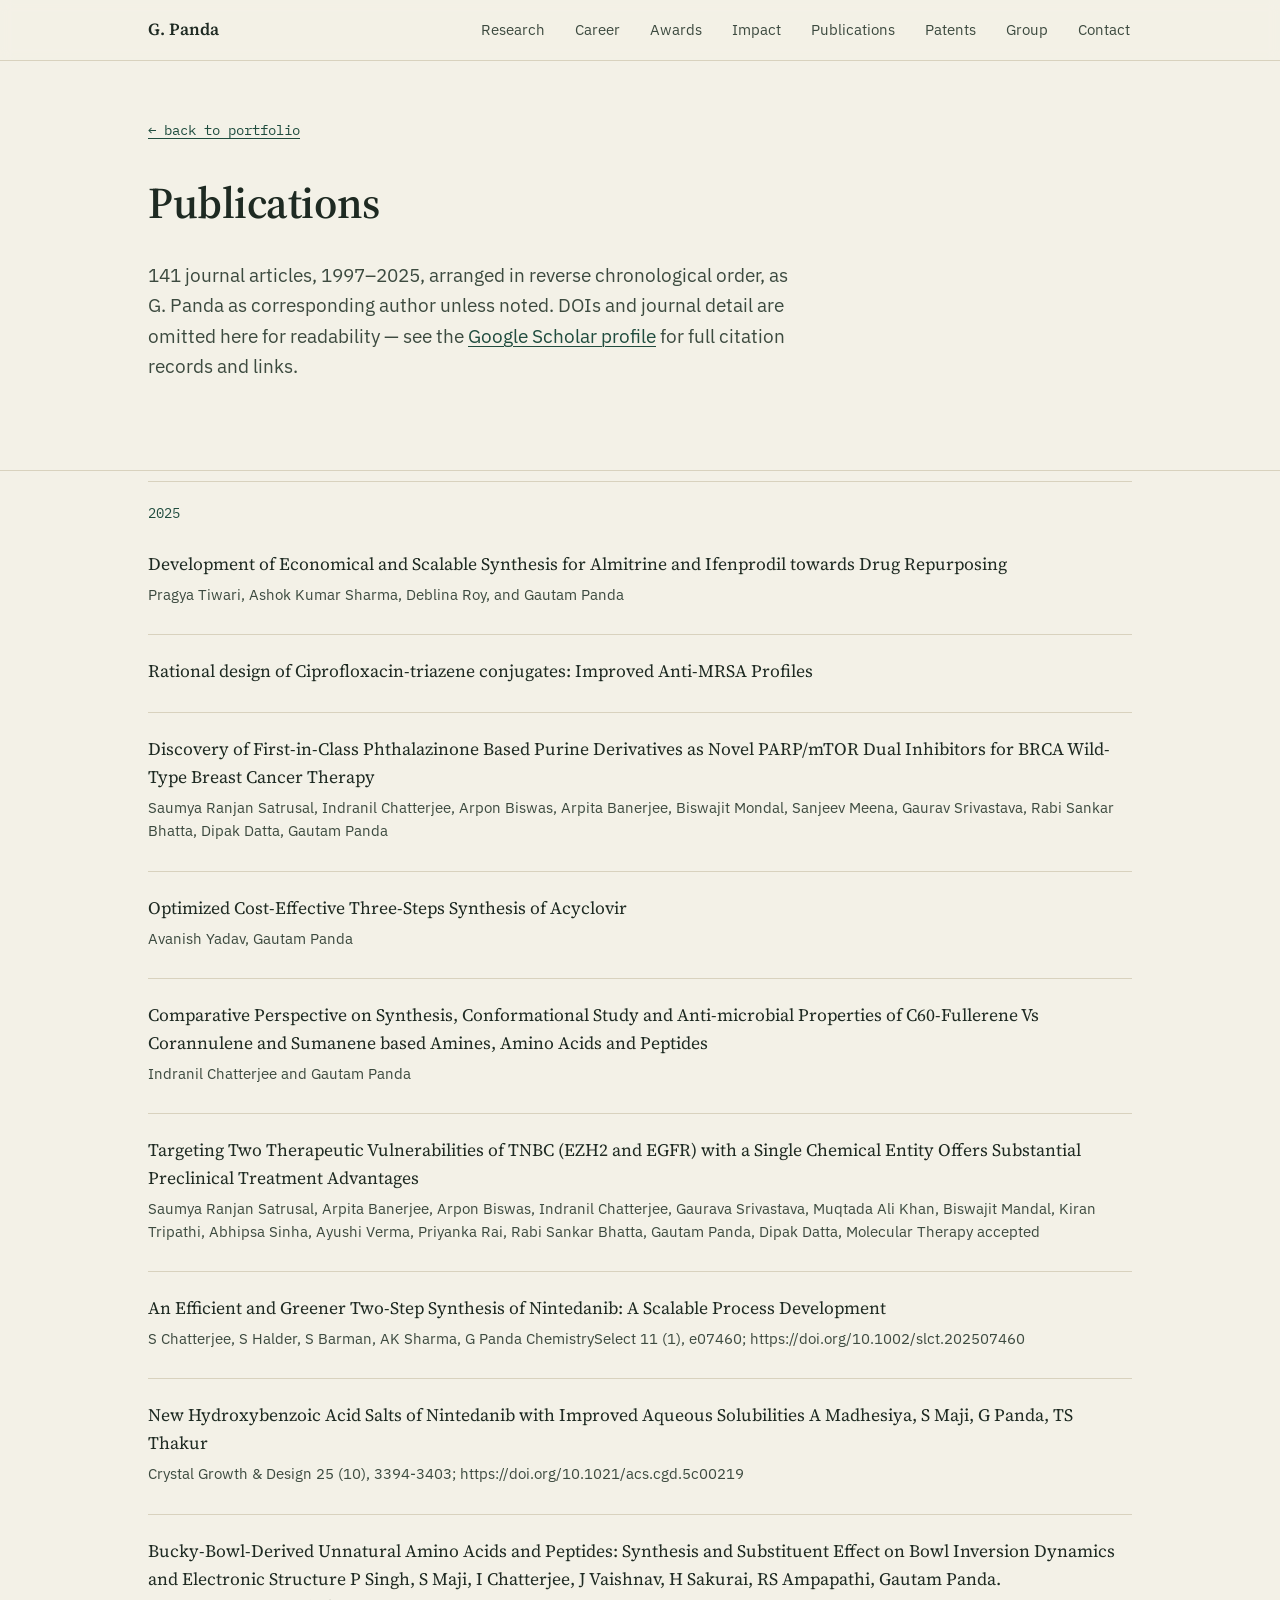
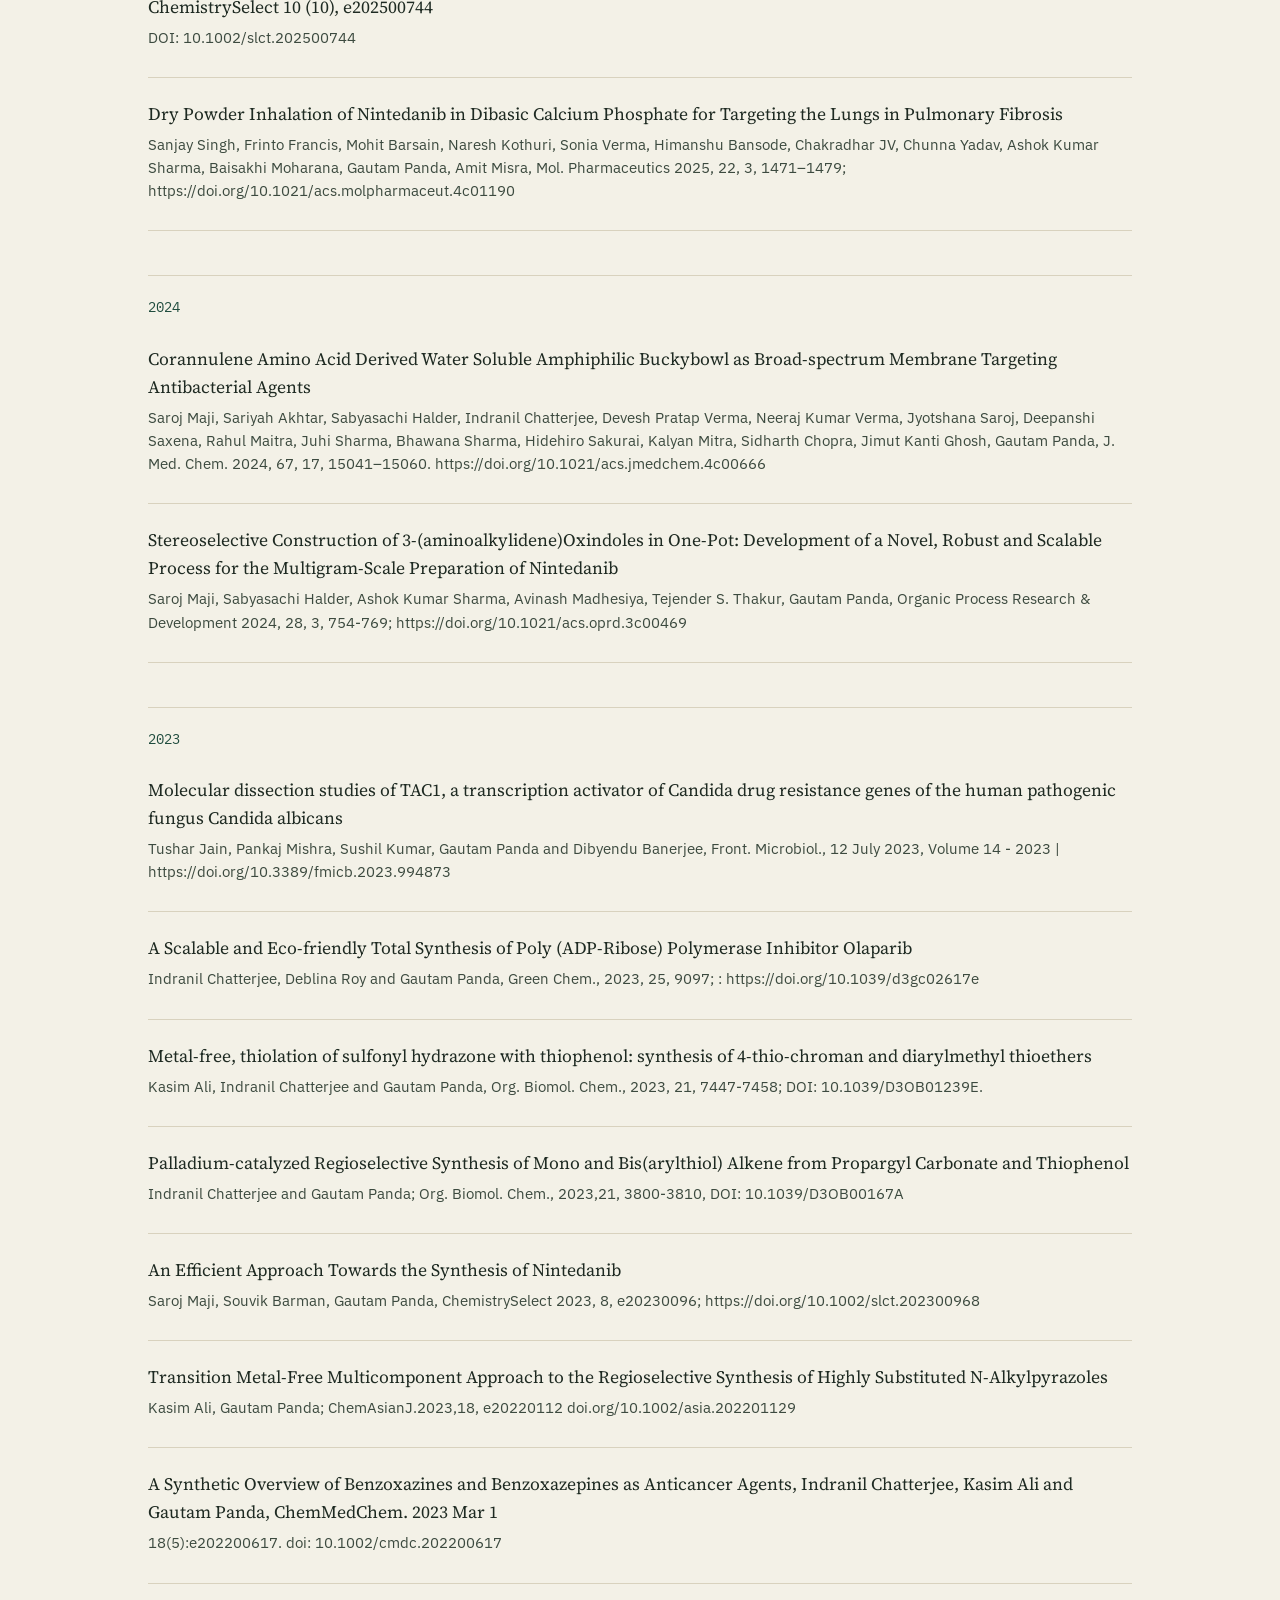
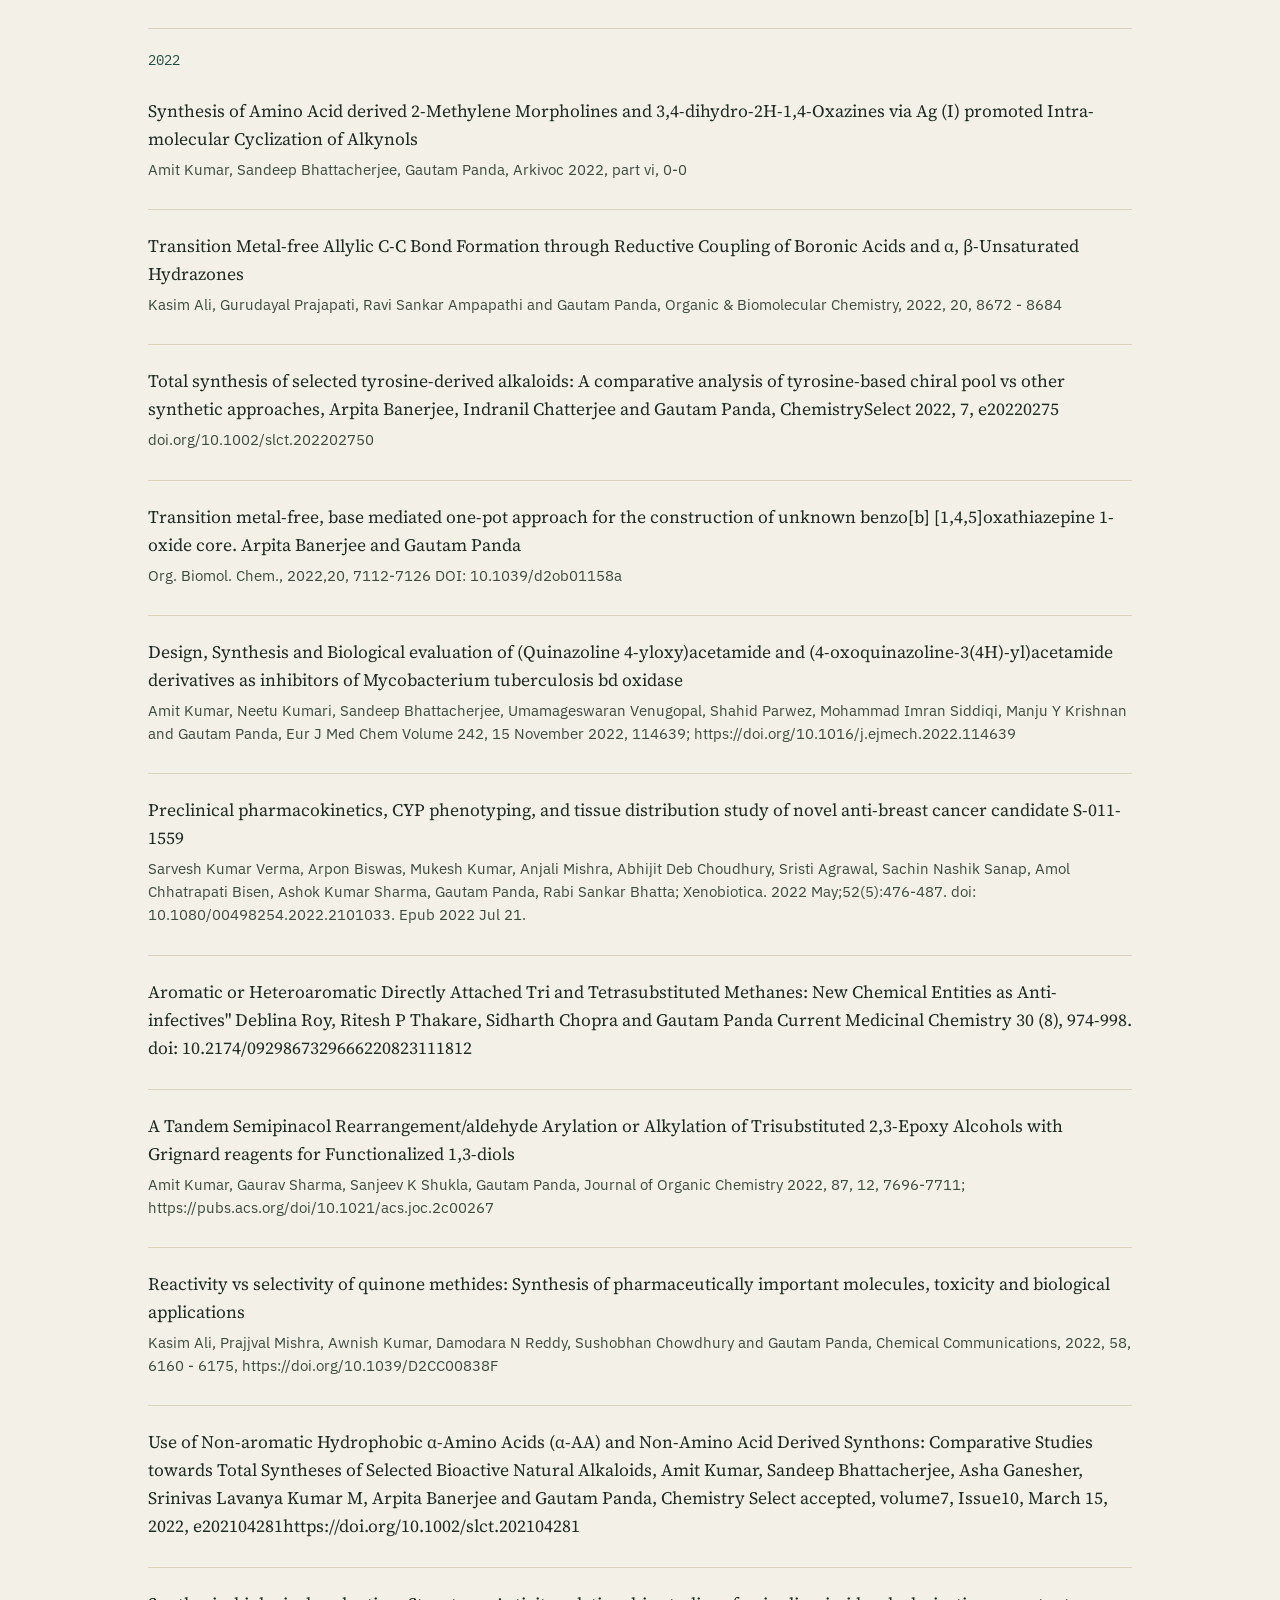
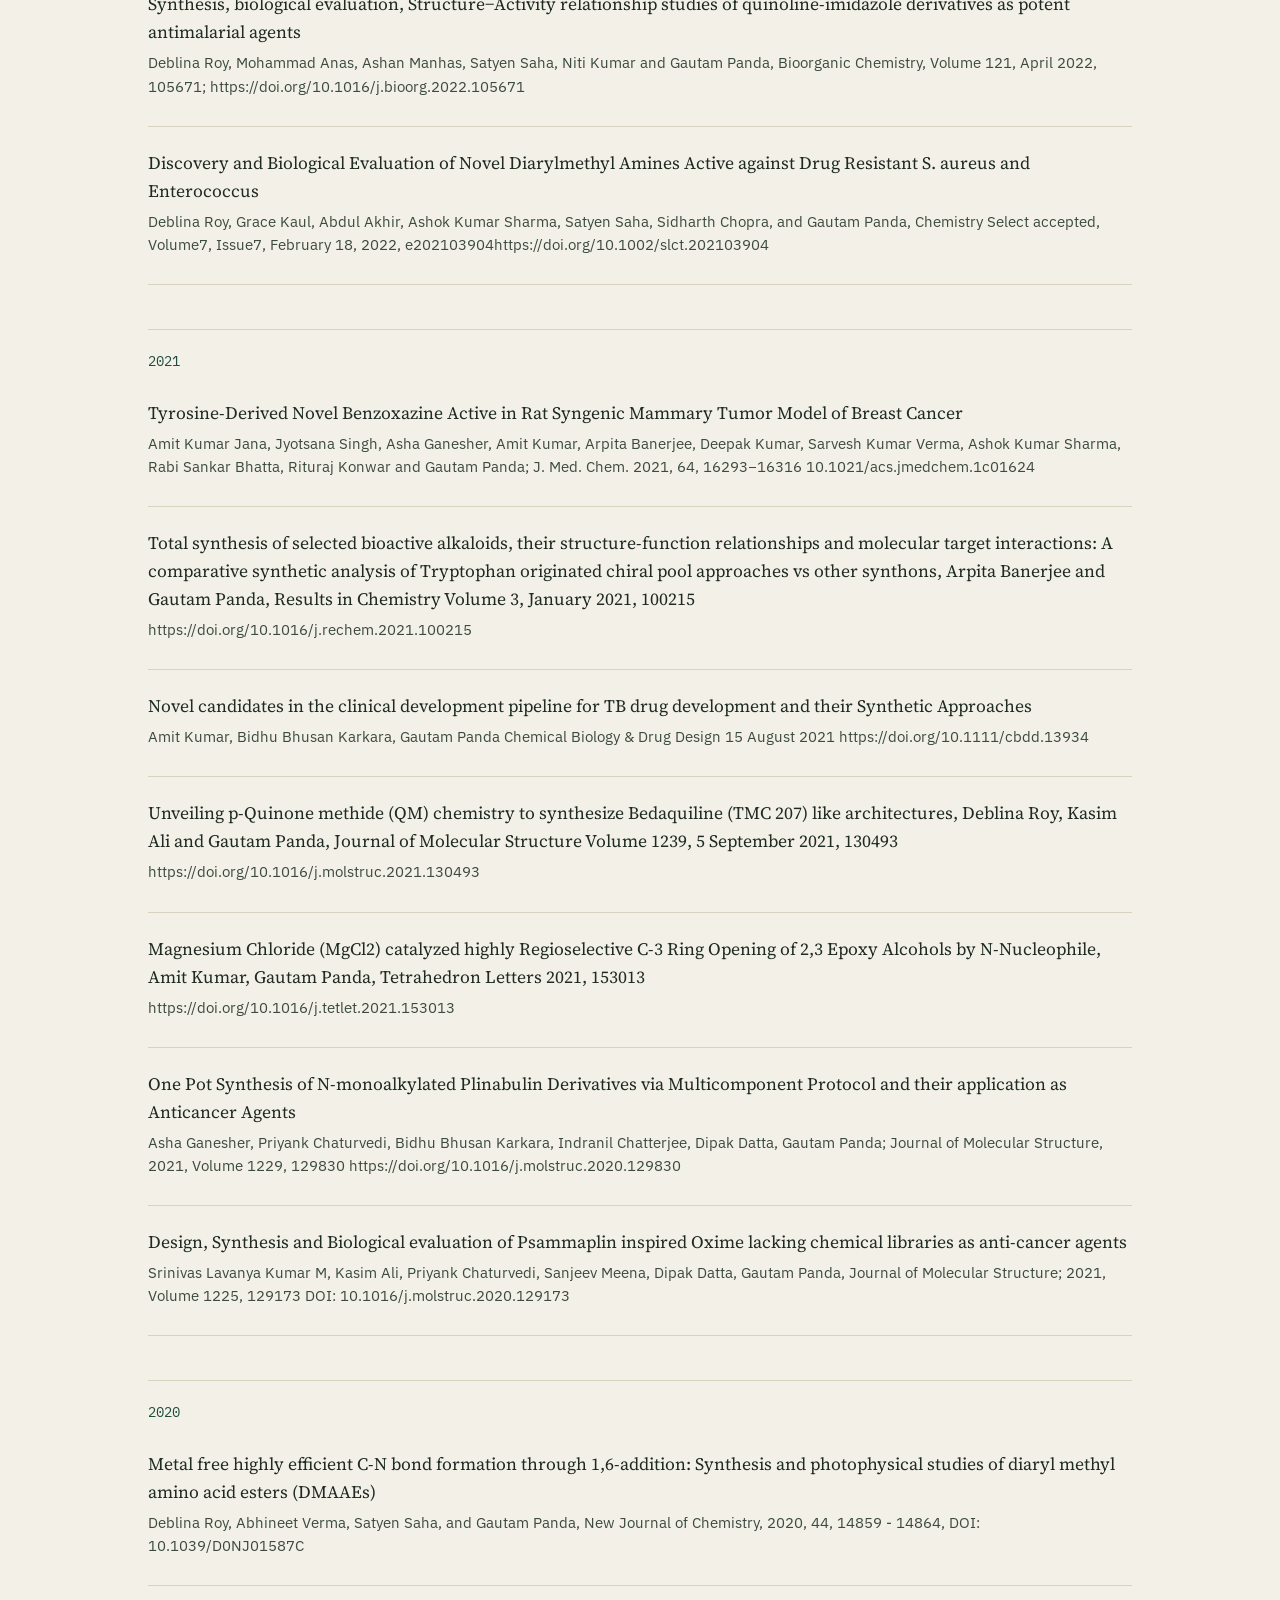
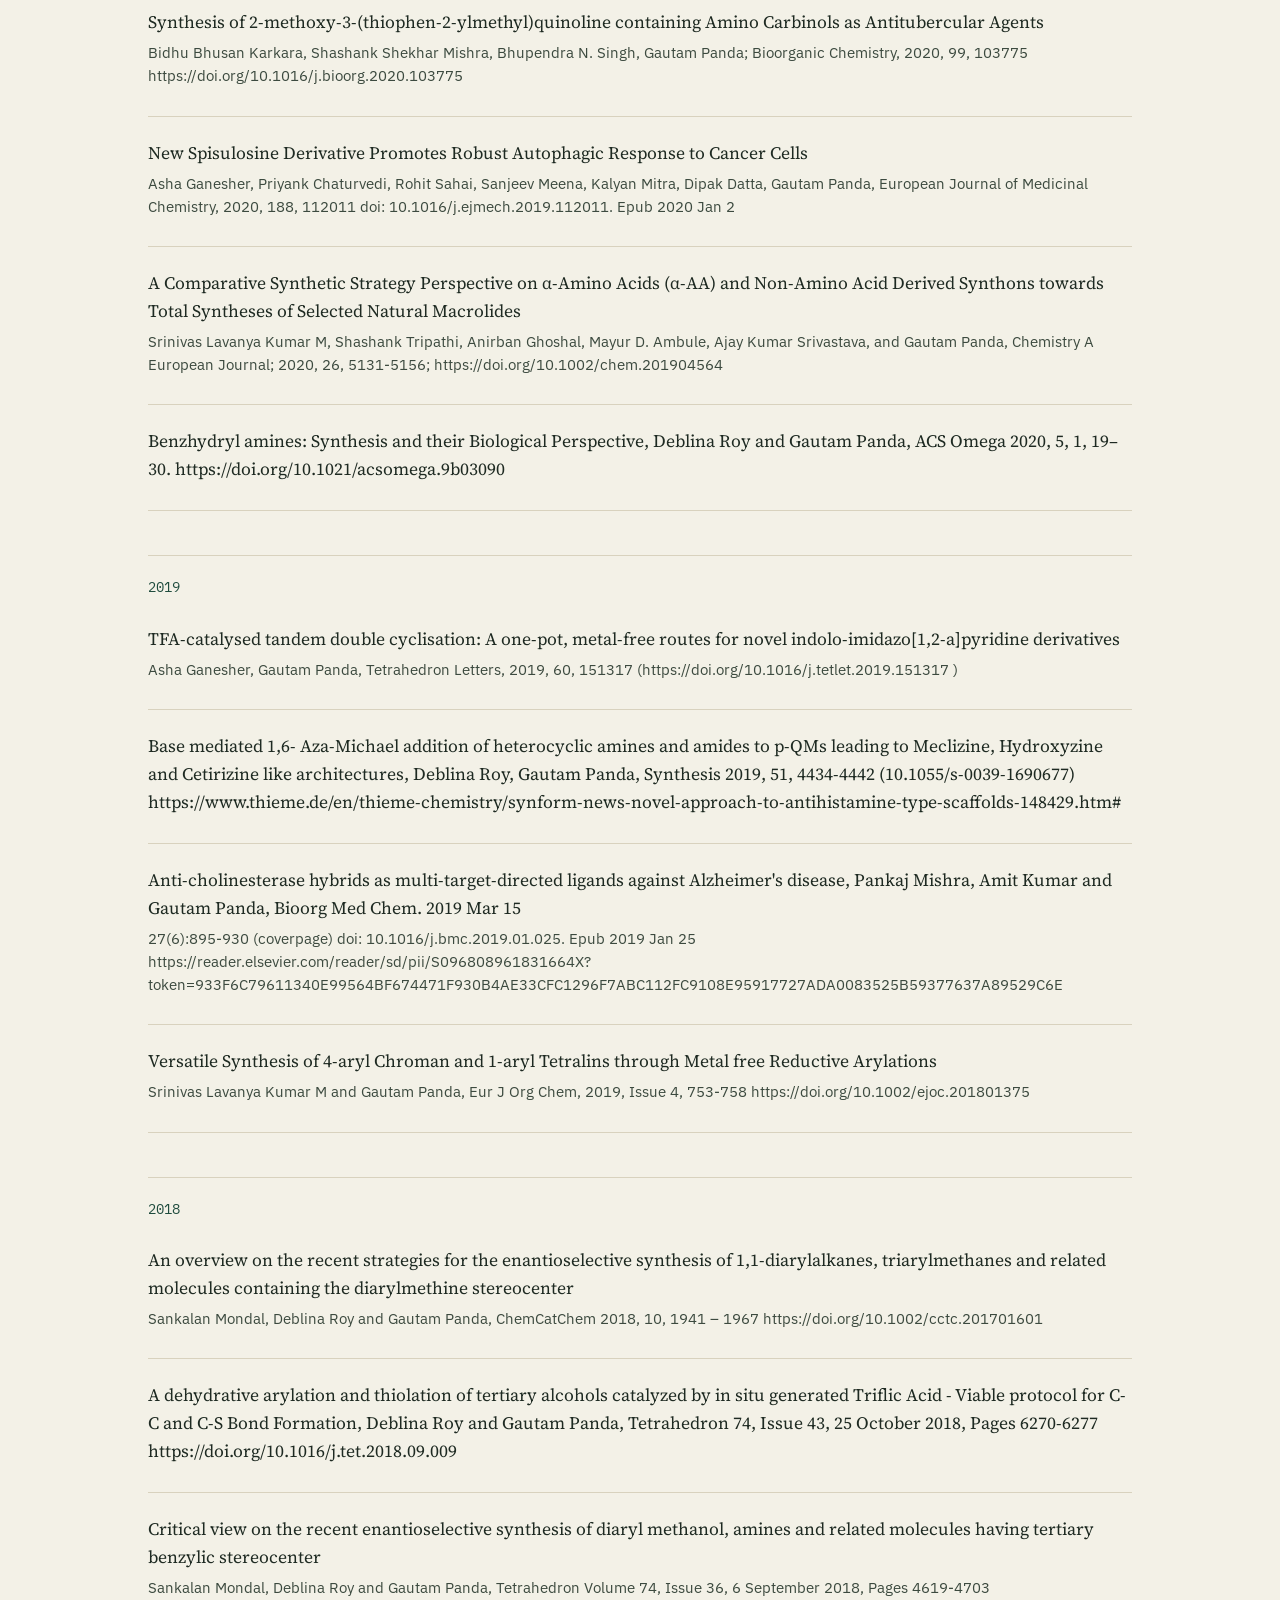
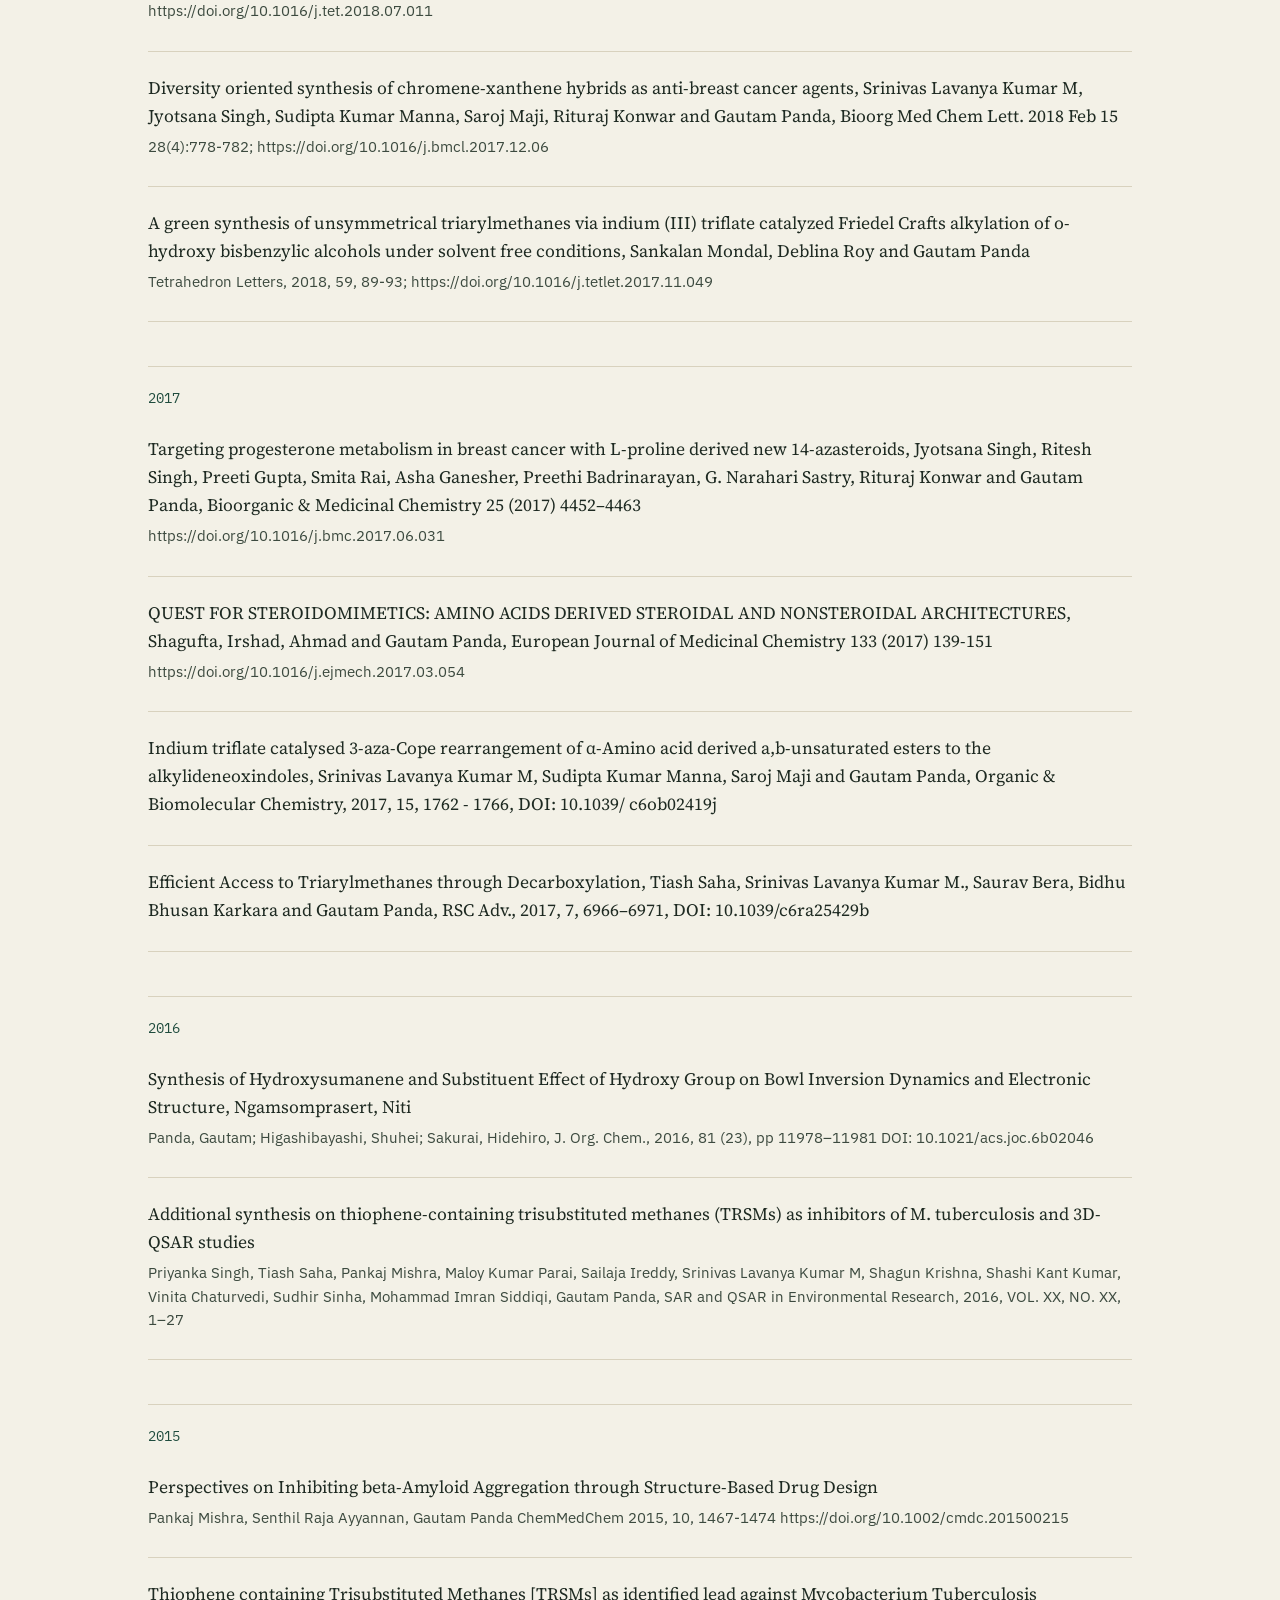
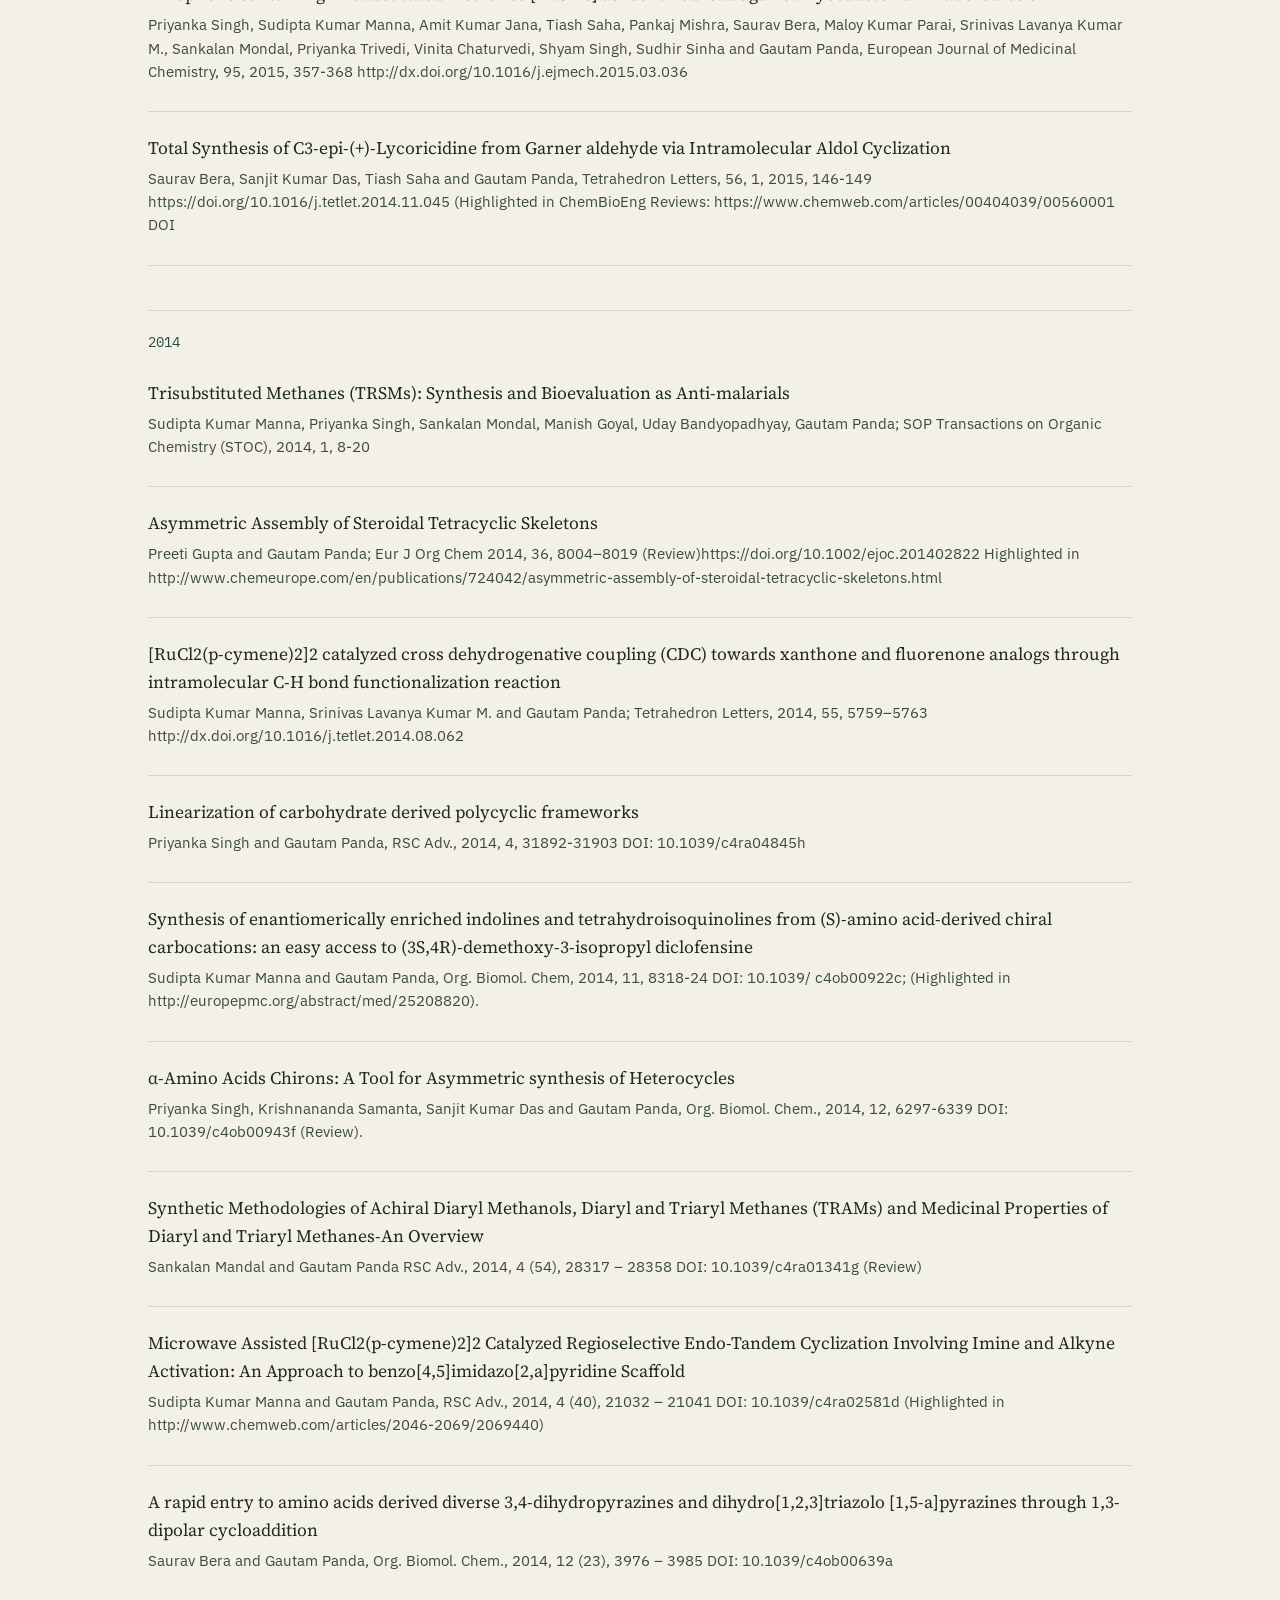
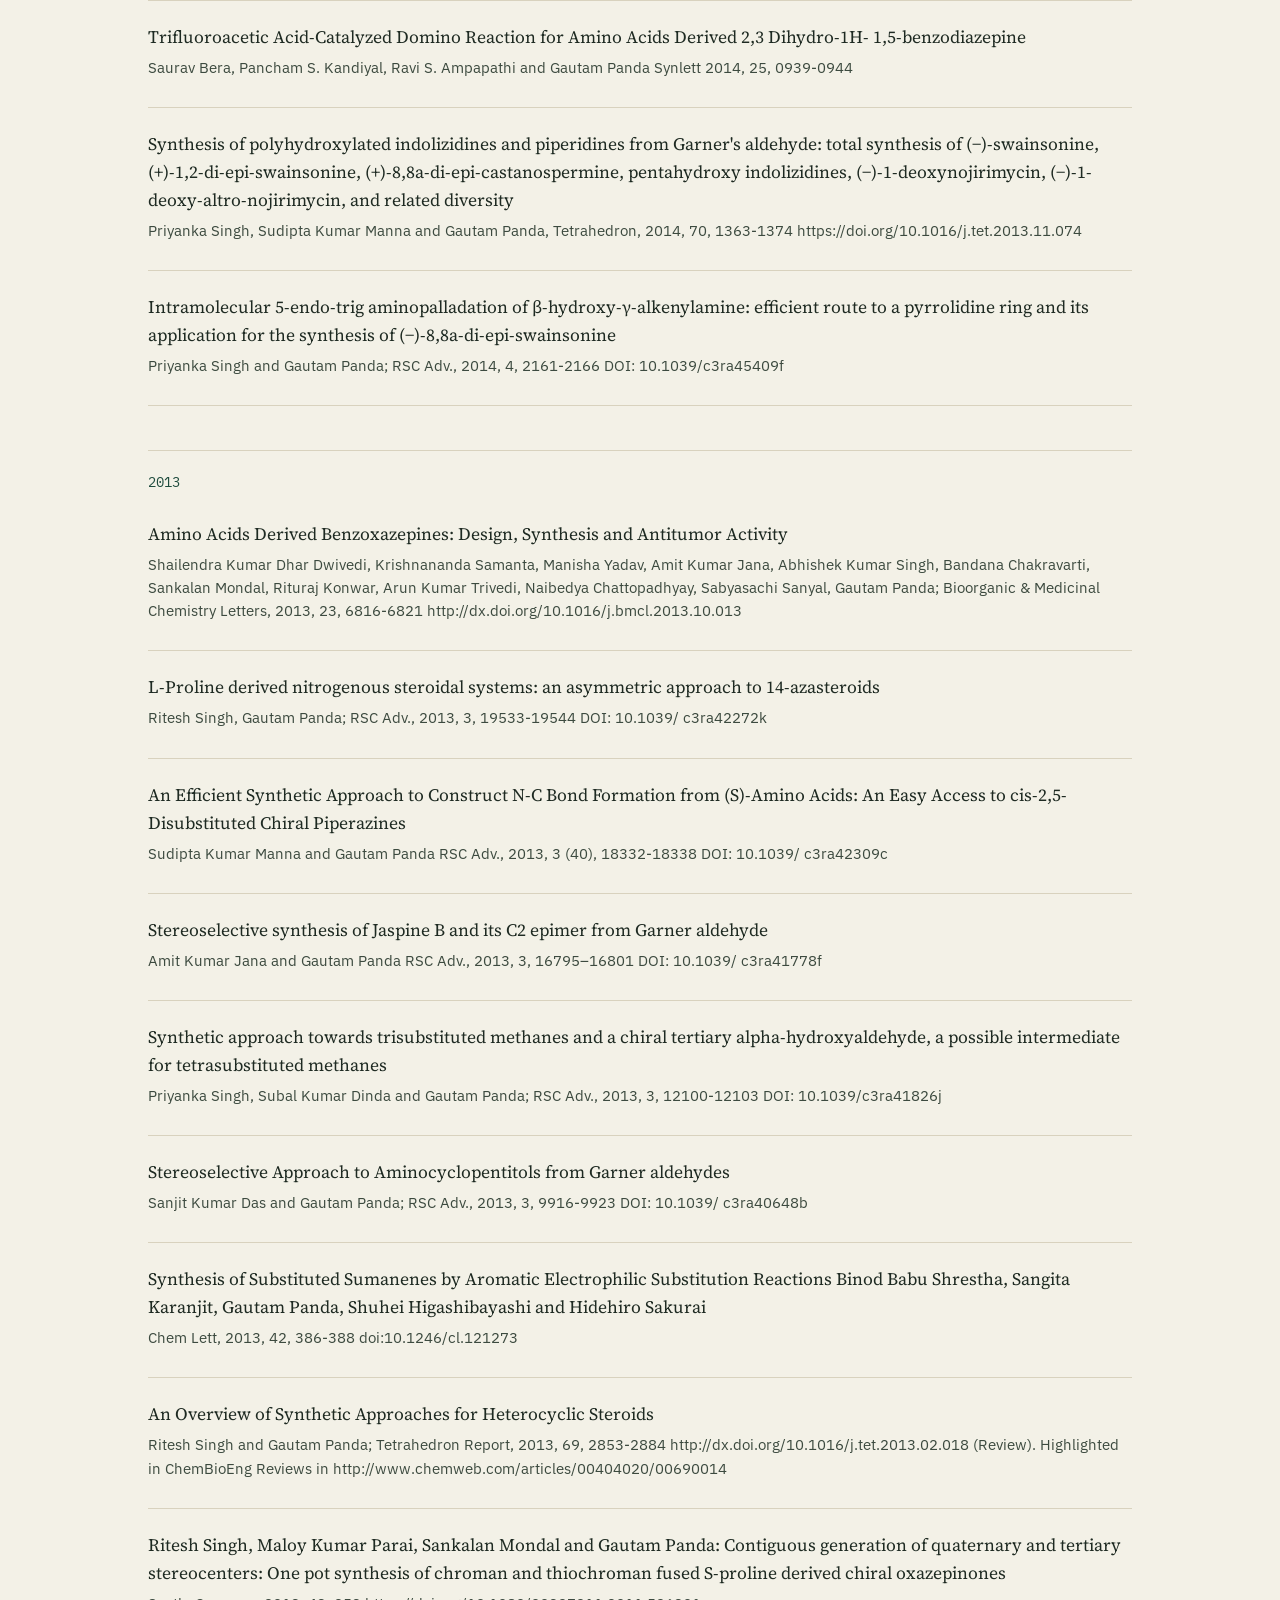
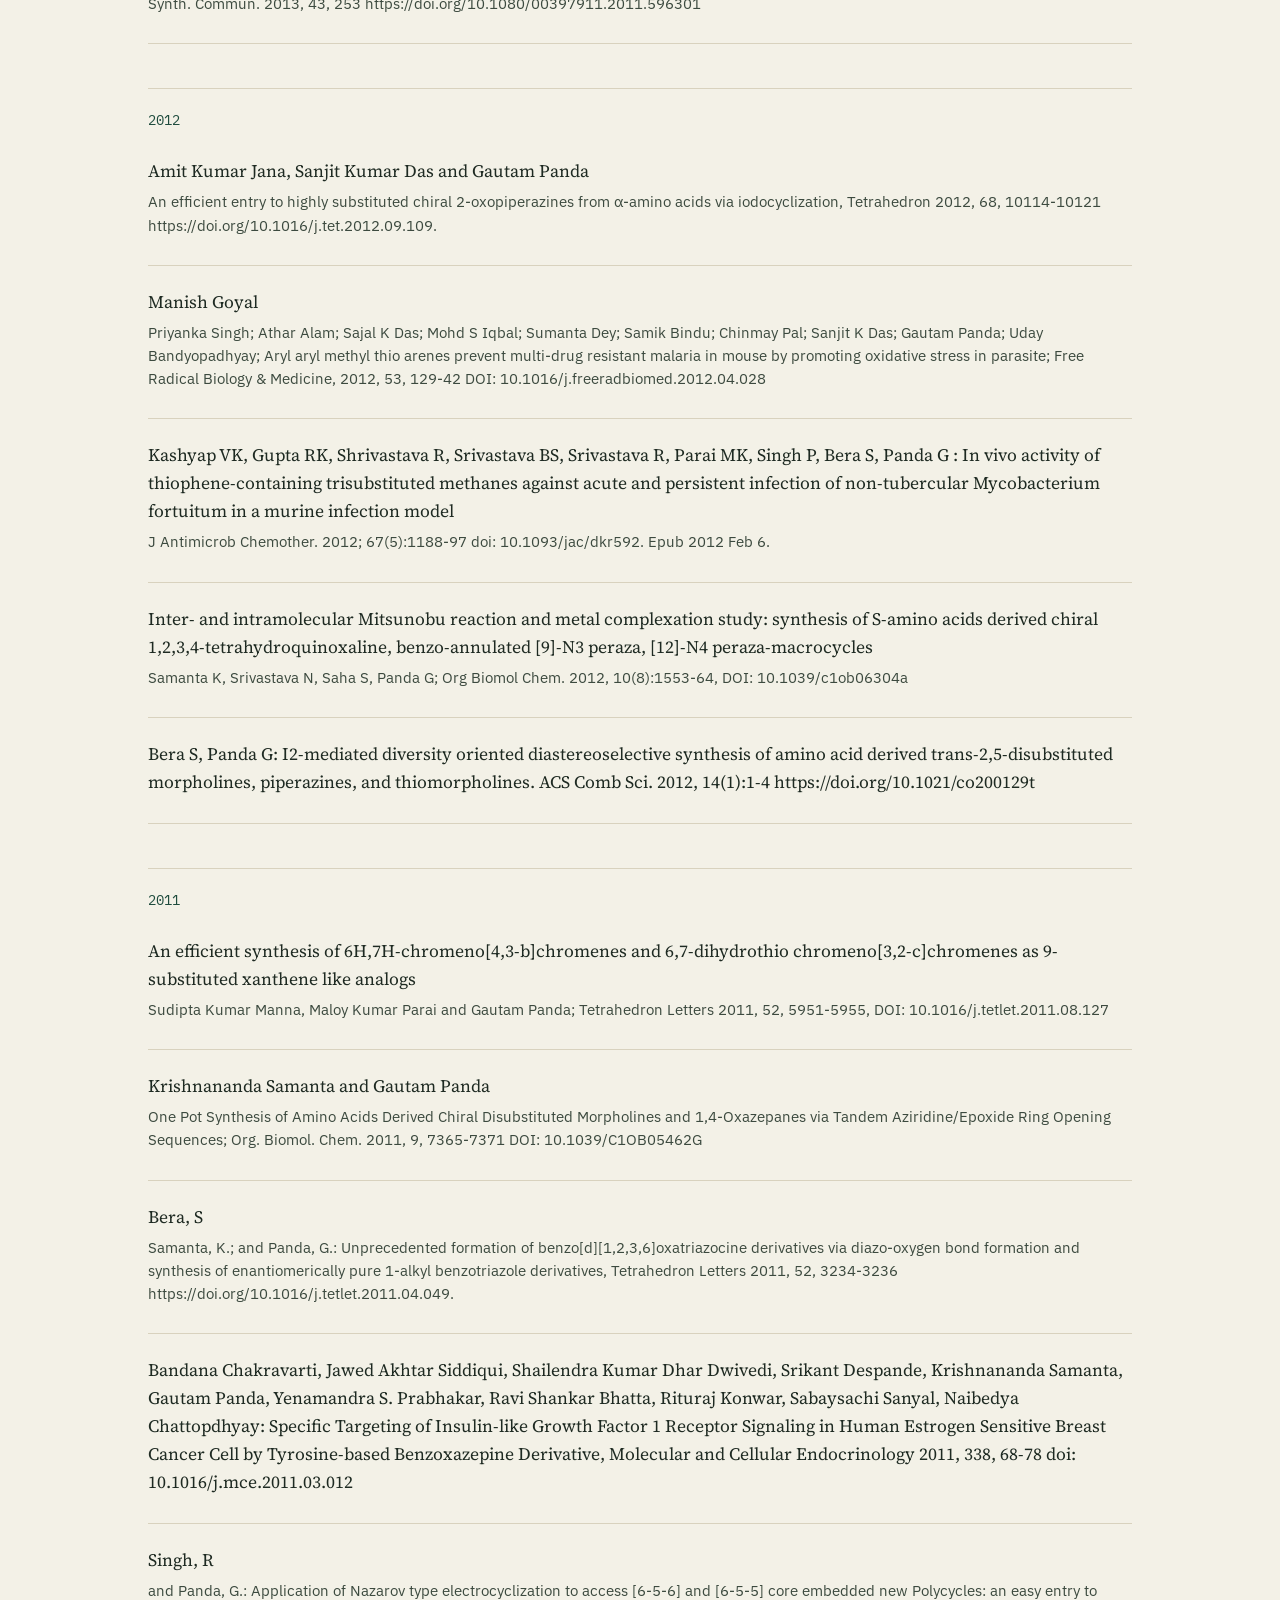
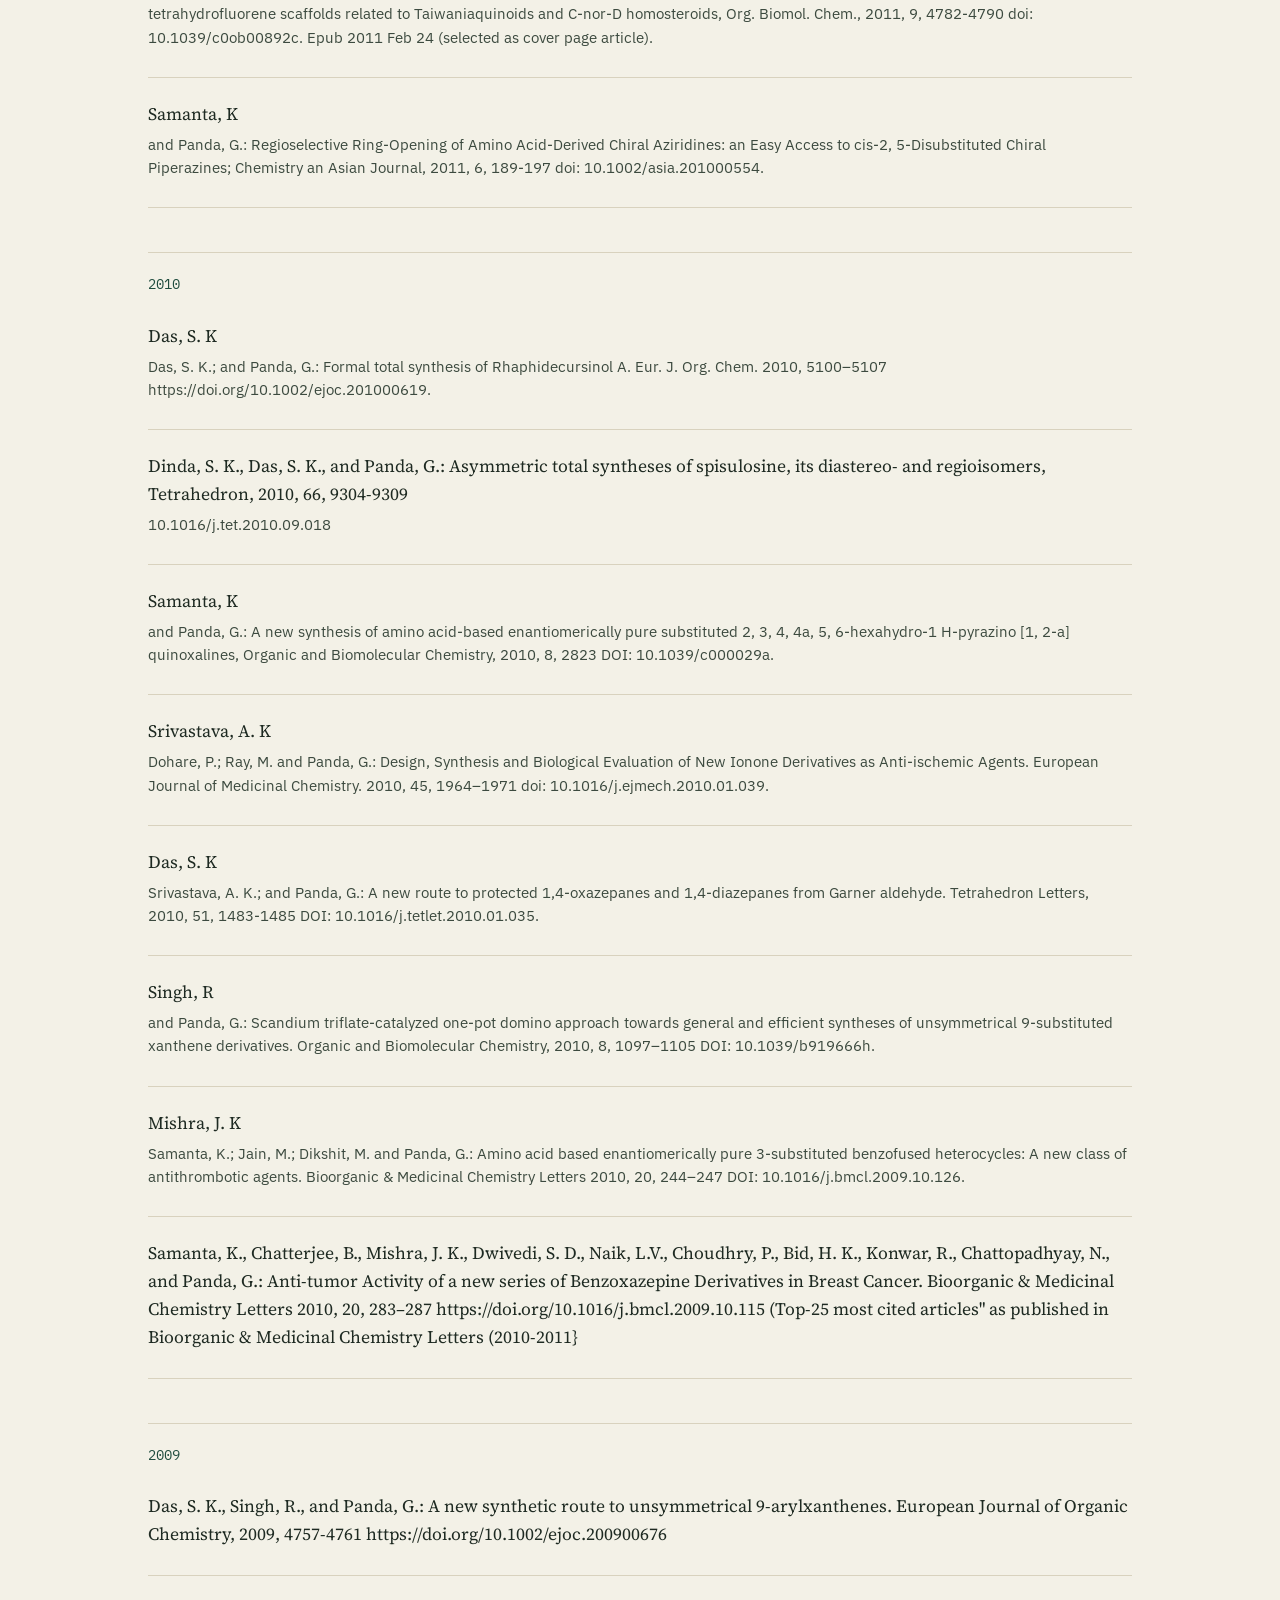
<file: publications.html>
<!DOCTYPE html>
<html lang="en">
<head>
<meta charset="UTF-8">
<meta name="viewport" content="width=device-width, initial-scale=1.0">
<title>Publications — Gautam Panda</title>
<meta name="description" content="Complete, chronological list of journal publications by Prof. Dr. Gautam Panda, CSIR-Central Drug Research Institute.">
<link rel="preconnect" href="https://fonts.googleapis.com">
<link rel="preconnect" href="https://fonts.gstatic.com" crossorigin>
<link href="https://fonts.googleapis.com/css2?family=Source+Serif+4:opsz,wght@8..60,400;8..60,600;8..60,700&family=IBM+Plex+Sans:wght@400;500;600&family=IBM+Plex+Mono:wght@400;500&display=swap" rel="stylesheet">
<link rel="stylesheet" href="style.css">
</head>
<body>

<header class="site">
  <div class="nav-inner">
    <a class="nav-name" href="index.html">G. Panda</a>
    <button class="nav-toggle" id="navToggle" aria-label="Toggle menu" aria-expanded="false">≡</button>
    <nav class="links" id="navLinks">
      <a href="index.html#research">Research</a>
      <a href="index.html#career">Career</a>
      <a href="index.html#awards">Awards</a>
      <a href="index.html#impact">Impact</a>
      <a href="index.html#publications">Publications</a>
      <a href="index.html#patents">Patents</a>
      <a href="index.html#group">Group</a>
      <a href="index.html#contact">Contact</a>
    </nav>
  </div>
</header>

<main>
  <section style="padding-top:56px;">
    <div class="wrap">
      <a class="back-link" href="index.html">&larr; back to portfolio</a>
      <h1 style="font-size:clamp(30px,4.5vw,44px); max-width:16ch;">Publications</h1>
      <p class="lede" style="max-width:60ch;">141 journal articles, 1997–2025, arranged in reverse chronological order, as G. Panda as corresponding author unless noted. DOIs and journal detail are omitted here for readability — see the <a href="http://scholar.google.co.in/citations?hl=en&user=YwJvoiIAAAAJ" target="_blank" rel="noopener">Google Scholar profile</a> for full citation records and links.</p>
    </div>
  </section>

  <section style="padding-top:0;">
    <div class="wrap">
      <ul class="pub-list" style="border-top:none;">
<div class="year-head">2025</div>
<li class="pub">
  <div class="pub-title">Development of Economical and Scalable Synthesis for Almitrine and Ifenprodil towards Drug Repurposing</div>
  <div class="pub-authors">Pragya Tiwari, Ashok Kumar Sharma, Deblina Roy, and Gautam Panda</div>
</li>
<li class="pub">
  <div class="pub-title">Rational design of Ciprofloxacin-triazene conjugates: Improved Anti-MRSA Profiles</div>
</li>
<li class="pub">
  <div class="pub-title">Discovery of First-in-Class Phthalazinone Based Purine Derivatives as Novel PARP/mTOR Dual Inhibitors for BRCA Wild-Type Breast Cancer Therapy</div>
  <div class="pub-authors">Saumya Ranjan Satrusal, Indranil Chatterjee, Arpon Biswas, Arpita Banerjee, Biswajit Mondal, Sanjeev Meena, Gaurav Srivastava, Rabi Sankar Bhatta, Dipak Datta, Gautam Panda</div>
</li>
<li class="pub">
  <div class="pub-title">Optimized Cost-Effective Three-Steps Synthesis of Acyclovir</div>
  <div class="pub-authors">Avanish Yadav, Gautam Panda</div>
</li>
<li class="pub">
  <div class="pub-title">Comparative Perspective on Synthesis, Conformational Study and Anti-microbial Properties of C60-Fullerene Vs Corannulene and Sumanene based Amines, Amino Acids and Peptides</div>
  <div class="pub-authors">Indranil Chatterjee and Gautam Panda</div>
</li>
<li class="pub">
  <div class="pub-title">Targeting Two Therapeutic Vulnerabilities of TNBC (EZH2 and EGFR) with a Single Chemical Entity Offers Substantial Preclinical Treatment Advantages</div>
  <div class="pub-authors">Saumya Ranjan Satrusal, Arpita Banerjee, Arpon Biswas, Indranil Chatterjee, Gaurava Srivastava, Muqtada Ali Khan, Biswajit Mandal, Kiran Tripathi, Abhipsa Sinha, Ayushi Verma, Priyanka Rai, Rabi Sankar Bhatta, Gautam Panda, Dipak Datta, Molecular Therapy accepted</div>
</li>
<li class="pub">
  <div class="pub-title">An Efficient and Greener Two‐Step Synthesis of Nintedanib: A Scalable Process Development</div>
  <div class="pub-authors">S Chatterjee, S Halder, S Barman, AK Sharma, G Panda ChemistrySelect 11 (1), e07460; https://doi.org/10.1002/slct.202507460</div>
</li>
<li class="pub">
  <div class="pub-title">New Hydroxybenzoic Acid Salts of Nintedanib with Improved Aqueous Solubilities A Madhesiya, S Maji, G Panda, TS Thakur</div>
  <div class="pub-authors">Crystal Growth &amp; Design 25 (10), 3394-3403; https://doi.org/10.1021/acs.cgd.5c00219</div>
</li>
<li class="pub">
  <div class="pub-title">Bucky‐Bowl‐Derived Unnatural Amino Acids and Peptides: Synthesis and Substituent Effect on Bowl Inversion Dynamics and Electronic Structure P Singh, S Maji, I Chatterjee, J Vaishnav, H Sakurai, RS Ampapathi, Gautam Panda. ChemistrySelect 10 (10), e202500744</div>
  <div class="pub-authors">DOI: 10.1002/slct.202500744</div>
</li>
<li class="pub">
  <div class="pub-title">Dry Powder Inhalation of Nintedanib in Dibasic Calcium Phosphate for Targeting the Lungs in Pulmonary Fibrosis</div>
  <div class="pub-authors">Sanjay Singh, Frinto Francis, Mohit Barsain, Naresh Kothuri, Sonia Verma, Himanshu Bansode, Chakradhar JV, Chunna Yadav, Ashok Kumar Sharma, Baisakhi Moharana, Gautam Panda, Amit Misra, Mol. Pharmaceutics 2025, 22, 3, 1471–1479; https://doi.org/10.1021/acs.molpharmaceut.4c01190</div>
</li>
<div class="year-head">2024</div>
<li class="pub">
  <div class="pub-title">Corannulene Amino Acid Derived Water Soluble Amphiphilic Buckybowl as Broad-spectrum Membrane Targeting Antibacterial Agents</div>
  <div class="pub-authors">Saroj Maji, Sariyah Akhtar, Sabyasachi Halder, Indranil Chatterjee, Devesh Pratap Verma, Neeraj Kumar Verma, Jyotshana Saroj, Deepanshi Saxena, Rahul Maitra, Juhi Sharma, Bhawana Sharma, Hidehiro Sakurai, Kalyan Mitra, Sidharth Chopra, Jimut Kanti Ghosh, Gautam Panda, J. Med. Chem. 2024, 67, 17, 15041–15060. https://doi.org/10.1021/acs.jmedchem.4c00666</div>
</li>
<li class="pub">
  <div class="pub-title">Stereoselective Construction of 3-(aminoalkylidene)Oxindoles in One-Pot: Development of a Novel, Robust and Scalable Process for the Multigram-Scale Preparation of Nintedanib</div>
  <div class="pub-authors">Saroj Maji, Sabyasachi Halder, Ashok Kumar Sharma, Avinash Madhesiya, Tejender S. Thakur, Gautam Panda, Organic Process Research &amp; Development 2024, 28, 3, 754-769; https://doi.org/10.1021/acs.oprd.3c00469</div>
</li>
<div class="year-head">2023</div>
<li class="pub">
  <div class="pub-title">Molecular dissection studies of TAC1, a transcription activator of Candida drug resistance genes of the human pathogenic fungus Candida albicans</div>
  <div class="pub-authors">Tushar Jain, Pankaj Mishra, Sushil Kumar, Gautam Panda and Dibyendu Banerjee, Front. Microbiol., 12 July 2023, Volume 14 - 2023 | https://doi.org/10.3389/fmicb.2023.994873</div>
</li>
<li class="pub">
  <div class="pub-title">A Scalable and Eco-friendly Total Synthesis of Poly (ADP-Ribose) Polymerase Inhibitor Olaparib</div>
  <div class="pub-authors">Indranil Chatterjee, Deblina Roy and Gautam Panda, Green Chem., 2023, 25, 9097; : https://doi.org/10.1039/d3gc02617e</div>
</li>
<li class="pub">
  <div class="pub-title">Metal-free, thiolation of sulfonyl hydrazone with thiophenol: synthesis of 4-thio-chroman and diarylmethyl thioethers</div>
  <div class="pub-authors">Kasim Ali, Indranil Chatterjee and Gautam Panda, Org. Biomol. Chem., 2023, 21, 7447-7458; DOI: 10.1039/D3OB01239E.</div>
</li>
<li class="pub">
  <div class="pub-title">Palladium-catalyzed Regioselective Synthesis of Mono and Bis(arylthiol) Alkene from Propargyl Carbonate and Thiophenol</div>
  <div class="pub-authors">Indranil Chatterjee and Gautam Panda; Org. Biomol. Chem., 2023,21, 3800-3810, DOI: 10.1039/D3OB00167A</div>
</li>
<li class="pub">
  <div class="pub-title">An Efficient Approach Towards the Synthesis of Nintedanib</div>
  <div class="pub-authors">Saroj Maji, Souvik Barman, Gautam Panda, ChemistrySelect 2023, 8, e20230096; https://doi.org/10.1002/slct.202300968</div>
</li>
<li class="pub">
  <div class="pub-title">Transition Metal-Free Multicomponent Approach to the Regioselective Synthesis of Highly Substituted N-Alkylpyrazoles</div>
  <div class="pub-authors">Kasim Ali, Gautam Panda; ChemAsianJ.2023,18, e20220112 doi.org/10.1002/asia.202201129</div>
</li>
<li class="pub">
  <div class="pub-title">A Synthetic Overview of Benzoxazines and Benzoxazepines as Anticancer Agents, Indranil Chatterjee, Kasim Ali and Gautam Panda, ChemMedChem. 2023 Mar 1</div>
  <div class="pub-authors">18(5):e202200617. doi: 10.1002/cmdc.202200617</div>
</li>
<div class="year-head">2022</div>
<li class="pub">
  <div class="pub-title">Synthesis of Amino Acid derived 2-Methylene Morpholines and 3,4-dihydro-2H-1,4-Oxazines via Ag (I) promoted Intra-molecular Cyclization of Alkynols</div>
  <div class="pub-authors">Amit Kumar, Sandeep Bhattacherjee, Gautam Panda, Arkivoc 2022, part vi, 0-0</div>
</li>
<li class="pub">
  <div class="pub-title">Transition Metal-free Allylic C-C Bond Formation through Reductive Coupling of Boronic Acids and α, β-Unsaturated Hydrazones</div>
  <div class="pub-authors">Kasim Ali, Gurudayal Prajapati, Ravi Sankar Ampapathi and Gautam Panda, Organic &amp; Biomolecular Chemistry, 2022, 20, 8672 - 8684</div>
</li>
<li class="pub">
  <div class="pub-title">Total synthesis of selected tyrosine-derived alkaloids: A comparative analysis of tyrosine-based chiral pool vs other synthetic approaches, Arpita Banerjee, Indranil Chatterjee and Gautam Panda, ChemistrySelect 2022, 7, e20220275</div>
  <div class="pub-authors">doi.org/10.1002/slct.202202750</div>
</li>
<li class="pub">
  <div class="pub-title">Transition metal-free, base mediated one-pot approach for the construction of unknown benzo[b] [1,4,5]oxathiazepine 1-oxide core. Arpita Banerjee and Gautam Panda</div>
  <div class="pub-authors">Org. Biomol. Chem., 2022,20, 7112-7126 DOI: 10.1039/d2ob01158a</div>
</li>
<li class="pub">
  <div class="pub-title">Design, Synthesis and Biological evaluation of (Quinazoline 4-yloxy)acetamide and (4-oxoquinazoline-3(4H)-yl)acetamide derivatives as inhibitors of Mycobacterium tuberculosis bd oxidase</div>
  <div class="pub-authors">Amit Kumar, Neetu Kumari, Sandeep Bhattacherjee, Umamageswaran Venugopal, Shahid Parwez, Mohammad Imran Siddiqi, Manju Y Krishnan and Gautam Panda, Eur J Med Chem Volume 242, 15 November 2022, 114639; https://doi.org/10.1016/j.ejmech.2022.114639</div>
</li>
<li class="pub">
  <div class="pub-title">Preclinical pharmacokinetics, CYP phenotyping, and tissue distribution study of novel anti-breast cancer candidate S-011-1559</div>
  <div class="pub-authors">Sarvesh Kumar Verma, Arpon Biswas, Mukesh Kumar, Anjali Mishra, Abhijit Deb Choudhury, Sristi Agrawal, Sachin Nashik Sanap, Amol Chhatrapati Bisen, Ashok Kumar Sharma, Gautam Panda, Rabi Sankar Bhatta; Xenobiotica. 2022 May;52(5):476-487. doi: 10.1080/00498254.2022.2101033. Epub 2022 Jul 21.</div>
</li>
<li class="pub">
  <div class="pub-title">Aromatic or Heteroaromatic Directly Attached Tri and Tetrasubstituted Methanes: New Chemical Entities as Anti-infectives&quot; Deblina Roy, Ritesh P Thakare, Sidharth Chopra and Gautam Panda Current Medicinal Chemistry 30 (8), 974-998. doi: 10.2174/0929867329666220823111812</div>
</li>
<li class="pub">
  <div class="pub-title">A Tandem Semipinacol Rearrangement/aldehyde Arylation or Alkylation of Trisubstituted 2,3-Epoxy Alcohols with Grignard reagents for Functionalized 1,3-diols</div>
  <div class="pub-authors">Amit Kumar, Gaurav Sharma, Sanjeev K Shukla, Gautam Panda, Journal of Organic Chemistry 2022, 87, 12, 7696-7711; https://pubs.acs.org/doi/10.1021/acs.joc.2c00267</div>
</li>
<li class="pub">
  <div class="pub-title">Reactivity vs selectivity of quinone methides: Synthesis of pharmaceutically important molecules, toxicity and biological applications</div>
  <div class="pub-authors">Kasim Ali, Prajjval Mishra, Awnish Kumar, Damodara N Reddy, Sushobhan Chowdhury and Gautam Panda, Chemical Communications, 2022, 58, 6160 - 6175, https://doi.org/10.1039/D2CC00838F</div>
</li>
<li class="pub">
  <div class="pub-title">Use of Non-aromatic Hydrophobic α-Amino Acids (α-AA) and Non-Amino Acid Derived Synthons: Comparative Studies towards Total Syntheses of Selected Bioactive Natural Alkaloids, Amit Kumar, Sandeep Bhattacherjee, Asha Ganesher, Srinivas Lavanya Kumar M, Arpita Banerjee and Gautam Panda, Chemistry Select accepted, volume7, Issue10, March 15, 2022, e202104281https://doi.org/10.1002/slct.202104281</div>
</li>
<li class="pub">
  <div class="pub-title">Synthesis, biological evaluation, Structure−Activity relationship studies of quinoline-imidazole derivatives as potent antimalarial agents</div>
  <div class="pub-authors">Deblina Roy, Mohammad Anas, Ashan Manhas, Satyen Saha, Niti Kumar and Gautam Panda, Bioorganic Chemistry, Volume 121, April 2022, 105671; https://doi.org/10.1016/j.bioorg.2022.105671</div>
</li>
<li class="pub">
  <div class="pub-title">Discovery and Biological Evaluation of Novel Diarylmethyl Amines Active against Drug Resistant S. aureus and Enterococcus</div>
  <div class="pub-authors">Deblina Roy, Grace Kaul, Abdul Akhir, Ashok Kumar Sharma, Satyen Saha, Sidharth Chopra, and Gautam Panda, Chemistry Select accepted, Volume7, Issue7, February 18, 2022, e202103904https://doi.org/10.1002/slct.202103904</div>
</li>
<div class="year-head">2021</div>
<li class="pub">
  <div class="pub-title">Tyrosine-Derived Novel Benzoxazine Active in Rat Syngenic Mammary Tumor Model of Breast Cancer</div>
  <div class="pub-authors">Amit Kumar Jana, Jyotsana Singh, Asha Ganesher, Amit Kumar, Arpita Banerjee, Deepak Kumar, Sarvesh Kumar Verma, Ashok Kumar Sharma, Rabi Sankar Bhatta, Rituraj Konwar and Gautam Panda; J. Med. Chem. 2021, 64, 16293−16316 10.1021/acs.jmedchem.1c01624</div>
</li>
<li class="pub">
  <div class="pub-title">Total synthesis of selected bioactive alkaloids, their structure-function relationships and molecular target interactions: A comparative synthetic analysis of Tryptophan originated chiral pool approaches vs other synthons, Arpita Banerjee and Gautam Panda, Results in Chemistry Volume 3, January 2021, 100215</div>
  <div class="pub-authors">https://doi.org/10.1016/j.rechem.2021.100215</div>
</li>
<li class="pub">
  <div class="pub-title">Novel candidates in the clinical development pipeline for TB drug development and their Synthetic Approaches</div>
  <div class="pub-authors">Amit Kumar, Bidhu Bhusan Karkara, Gautam Panda Chemical Biology &amp; Drug Design 15 August 2021 https://doi.org/10.1111/cbdd.13934</div>
</li>
<li class="pub">
  <div class="pub-title">Unveiling p-Quinone methide (QM) chemistry to synthesize Bedaquiline (TMC 207) like architectures, Deblina Roy, Kasim Ali and Gautam Panda, Journal of Molecular Structure Volume 1239, 5 September 2021, 130493</div>
  <div class="pub-authors">https://doi.org/10.1016/j.molstruc.2021.130493</div>
</li>
<li class="pub">
  <div class="pub-title">Magnesium Chloride (MgCl2) catalyzed highly Regioselective C-3 Ring Opening of 2,3 Epoxy Alcohols by N-Nucleophile, Amit Kumar, Gautam Panda, Tetrahedron Letters 2021, 153013</div>
  <div class="pub-authors">https://doi.org/10.1016/j.tetlet.2021.153013</div>
</li>
<li class="pub">
  <div class="pub-title">One Pot Synthesis of N-monoalkylated Plinabulin Derivatives via Multicomponent Protocol and their application as Anticancer Agents</div>
  <div class="pub-authors">Asha Ganesher, Priyank Chaturvedi, Bidhu Bhusan Karkara, Indranil Chatterjee, Dipak Datta, Gautam Panda; Journal of Molecular Structure, 2021, Volume 1229, 129830 https://doi.org/10.1016/j.molstruc.2020.129830</div>
</li>
<li class="pub">
  <div class="pub-title">Design, Synthesis and Biological evaluation of Psammaplin inspired Oxime lacking chemical libraries as anti-cancer agents</div>
  <div class="pub-authors">Srinivas Lavanya Kumar M, Kasim Ali, Priyank Chaturvedi, Sanjeev Meena, Dipak Datta, Gautam Panda, Journal of Molecular Structure; 2021, Volume 1225, 129173 DOI: 10.1016/j.molstruc.2020.129173</div>
</li>
<div class="year-head">2020</div>
<li class="pub">
  <div class="pub-title">Metal free highly efficient C-N bond formation through 1,6-addition: Synthesis and photophysical studies of diaryl methyl amino acid esters (DMAAEs)</div>
  <div class="pub-authors">Deblina Roy, Abhineet Verma, Satyen Saha, and Gautam Panda, New Journal of Chemistry, 2020, 44, 14859 - 14864, DOI: 10.1039/D0NJ01587C</div>
</li>
<li class="pub">
  <div class="pub-title">Synthesis of 2-methoxy-3-(thiophen-2-ylmethyl)quinoline containing Amino Carbinols as Antitubercular Agents</div>
  <div class="pub-authors">Bidhu Bhusan Karkara, Shashank Shekhar Mishra, Bhupendra N. Singh, Gautam Panda; Bioorganic Chemistry, 2020, 99, 103775 https://doi.org/10.1016/j.bioorg.2020.103775</div>
</li>
<li class="pub">
  <div class="pub-title">New Spisulosine Derivative Promotes Robust Autophagic Response to Cancer Cells</div>
  <div class="pub-authors">Asha Ganesher, Priyank Chaturvedi, Rohit Sahai, Sanjeev Meena, Kalyan Mitra, Dipak Datta, Gautam Panda, European Journal of Medicinal Chemistry, 2020, 188, 112011 doi: 10.1016/j.ejmech.2019.112011. Epub 2020 Jan 2</div>
</li>
<li class="pub">
  <div class="pub-title">A Comparative Synthetic Strategy Perspective on α-Amino Acids (α-AA) and Non-Amino Acid Derived Synthons towards Total Syntheses of Selected Natural Macrolides</div>
  <div class="pub-authors">Srinivas Lavanya Kumar M, Shashank Tripathi, Anirban Ghoshal, Mayur D. Ambule, Ajay Kumar Srivastava, and Gautam Panda, Chemistry A European Journal; 2020, 26, 5131-5156; https://doi.org/10.1002/chem.201904564</div>
</li>
<li class="pub">
  <div class="pub-title">Benzhydryl amines: Synthesis and their Biological Perspective, Deblina Roy and Gautam Panda, ACS Omega 2020, 5, 1, 19–30. https://doi.org/10.1021/acsomega.9b03090</div>
</li>
<div class="year-head">2019</div>
<li class="pub">
  <div class="pub-title">TFA-catalysed tandem double cyclisation: A one-pot, metal-free routes for novel indolo-imidazo[1,2-a]pyridine derivatives</div>
  <div class="pub-authors">Asha Ganesher, Gautam Panda, Tetrahedron Letters, 2019, 60, 151317 (https://doi.org/10.1016/j.tetlet.2019.151317 )</div>
</li>
<li class="pub">
  <div class="pub-title">Base mediated 1,6- Aza-Michael addition of heterocyclic amines and amides to p-QMs leading to Meclizine, Hydroxyzine and Cetirizine like architectures, Deblina Roy, Gautam Panda, Synthesis 2019, 51, 4434-4442 (10.1055/s-0039-1690677) https://www.thieme.de/en/thieme-chemistry/synform-news-novel-approach-to-antihistamine-type-scaffolds-148429.htm#</div>
</li>
<li class="pub">
  <div class="pub-title">Anti-cholinesterase hybrids as multi-target-directed ligands against Alzheimer&#x27;s disease, Pankaj Mishra, Amit Kumar and Gautam Panda, Bioorg Med Chem. 2019 Mar 15</div>
  <div class="pub-authors">27(6):895-930 (coverpage) doi: 10.1016/j.bmc.2019.01.025. Epub 2019 Jan 25 https://reader.elsevier.com/reader/sd/pii/S096808961831664X?token=933F6C79611340E99564BF674471F930B4AE33CFC1296F7ABC112FC9108E95917727ADA0083525B59377637A89529C6E</div>
</li>
<li class="pub">
  <div class="pub-title">Versatile Synthesis of 4-aryl Chroman and 1-aryl Tetralins through Metal free Reductive Arylations</div>
  <div class="pub-authors">Srinivas Lavanya Kumar M and Gautam Panda, Eur J Org Chem, 2019, Issue 4, 753-758 https://doi.org/10.1002/ejoc.201801375</div>
</li>
<div class="year-head">2018</div>
<li class="pub">
  <div class="pub-title">An overview on the recent strategies for the enantioselective synthesis of 1,1-diarylalkanes, triarylmethanes and related molecules containing the diarylmethine stereocenter</div>
  <div class="pub-authors">Sankalan Mondal, Deblina Roy and Gautam Panda, ChemCatChem 2018, 10, 1941 – 1967 https://doi.org/10.1002/cctc.201701601</div>
</li>
<li class="pub">
  <div class="pub-title">A dehydrative arylation and thiolation of tertiary alcohols catalyzed by in situ generated Triflic Acid - Viable protocol for C-C and C-S Bond Formation, Deblina Roy and Gautam Panda, Tetrahedron 74, Issue 43, 25 October 2018, Pages 6270-6277 https://doi.org/10.1016/j.tet.2018.09.009</div>
</li>
<li class="pub">
  <div class="pub-title">Critical view on the recent enantioselective synthesis of diaryl methanol, amines and related molecules having tertiary benzylic stereocenter</div>
  <div class="pub-authors">Sankalan Mondal, Deblina Roy and Gautam Panda, Tetrahedron Volume 74, Issue 36, 6 September 2018, Pages 4619-4703 https://doi.org/10.1016/j.tet.2018.07.011</div>
</li>
<li class="pub">
  <div class="pub-title">Diversity oriented synthesis of chromene-xanthene hybrids as anti-breast cancer agents, Srinivas Lavanya Kumar M, Jyotsana Singh, Sudipta Kumar Manna, Saroj Maji, Rituraj Konwar and Gautam Panda, Bioorg Med Chem Lett. 2018 Feb 15</div>
  <div class="pub-authors">28(4):778-782; https://doi.org/10.1016/j.bmcl.2017.12.06</div>
</li>
<li class="pub">
  <div class="pub-title">A green synthesis of unsymmetrical triarylmethanes via indium (III) triflate catalyzed Friedel Crafts alkylation of o-hydroxy bisbenzylic alcohols under solvent free conditions, Sankalan Mondal, Deblina Roy and Gautam Panda</div>
  <div class="pub-authors">Tetrahedron Letters, 2018, 59, 89-93; https://doi.org/10.1016/j.tetlet.2017.11.049</div>
</li>
<div class="year-head">2017</div>
<li class="pub">
  <div class="pub-title">Targeting progesterone metabolism in breast cancer with L-proline derived new 14-azasteroids, Jyotsana Singh, Ritesh Singh, Preeti Gupta, Smita Rai, Asha Ganesher, Preethi Badrinarayan, G. Narahari Sastry, Rituraj Konwar and Gautam Panda, Bioorganic &amp; Medicinal Chemistry 25 (2017) 4452–4463</div>
  <div class="pub-authors">https://doi.org/10.1016/j.bmc.2017.06.031</div>
</li>
<li class="pub">
  <div class="pub-title">QUEST FOR STEROIDOMIMETICS: AMINO ACIDS DERIVED STEROIDAL AND NONSTEROIDAL ARCHITECTURES, Shagufta, Irshad, Ahmad and Gautam Panda, European Journal of Medicinal Chemistry 133 (2017) 139-151</div>
  <div class="pub-authors">https://doi.org/10.1016/j.ejmech.2017.03.054</div>
</li>
<li class="pub">
  <div class="pub-title">Indium triflate catalysed 3-aza-Cope rearrangement of α-Amino acid derived a,b-unsaturated esters to the alkylideneoxindoles, Srinivas Lavanya Kumar M, Sudipta Kumar Manna, Saroj Maji and Gautam Panda, Organic &amp; Biomolecular Chemistry, 2017, 15, 1762 - 1766, DOI: 10.1039/ c6ob02419j</div>
</li>
<li class="pub">
  <div class="pub-title">Efficient Access to Triarylmethanes through Decarboxylation, Tiash Saha, Srinivas Lavanya Kumar M., Saurav Bera, Bidhu Bhusan Karkara and Gautam Panda, RSC Adv., 2017, 7, 6966–6971, DOI: 10.1039/c6ra25429b</div>
</li>
<div class="year-head">2016</div>
<li class="pub">
  <div class="pub-title">Synthesis of Hydroxysumanene and Substituent Effect of Hydroxy Group on Bowl Inversion Dynamics and Electronic Structure, Ngamsomprasert, Niti</div>
  <div class="pub-authors">Panda, Gautam; Higashibayashi, Shuhei; Sakurai, Hidehiro, J. Org. Chem., 2016, 81 (23), pp 11978–11981 DOI: 10.1021/acs.joc.6b02046</div>
</li>
<li class="pub">
  <div class="pub-title">Additional synthesis on thiophene-containing trisubstituted methanes (TRSMs) as inhibitors of M. tuberculosis and 3D-QSAR studies</div>
  <div class="pub-authors">Priyanka Singh, Tiash Saha, Pankaj Mishra, Maloy Kumar Parai, Sailaja Ireddy, Srinivas Lavanya Kumar M, Shagun Krishna, Shashi Kant Kumar, Vinita Chaturvedi, Sudhir Sinha, Mohammad Imran Siddiqi, Gautam Panda, SAR and QSAR in Environmental Research, 2016, VOL. XX, NO. XX, 1–27</div>
</li>
<div class="year-head">2015</div>
<li class="pub">
  <div class="pub-title">Perspectives on Inhibiting beta-Amyloid Aggregation through Structure-Based Drug Design</div>
  <div class="pub-authors">Pankaj Mishra, Senthil Raja Ayyannan, Gautam Panda ChemMedChem 2015, 10, 1467-1474 https://doi.org/10.1002/cmdc.201500215</div>
</li>
<li class="pub">
  <div class="pub-title">Thiophene containing Trisubstituted Methanes [TRSMs] as identified lead against Mycobacterium Tuberculosis</div>
  <div class="pub-authors">Priyanka Singh, Sudipta Kumar Manna, Amit Kumar Jana, Tiash Saha, Pankaj Mishra, Saurav Bera, Maloy Kumar Parai, Srinivas Lavanya Kumar M., Sankalan Mondal, Priyanka Trivedi, Vinita Chaturvedi, Shyam Singh, Sudhir Sinha and Gautam Panda, European Journal of Medicinal Chemistry, 95, 2015, 357-368 http://dx.doi.org/10.1016/j.ejmech.2015.03.036</div>
</li>
<li class="pub">
  <div class="pub-title">Total Synthesis of C3-epi-(+)-Lycoricidine from Garner aldehyde via Intramolecular Aldol Cyclization</div>
  <div class="pub-authors">Saurav Bera, Sanjit Kumar Das, Tiash Saha and Gautam Panda, Tetrahedron Letters, 56, 1, 2015, 146-149 https://doi.org/10.1016/j.tetlet.2014.11.045 (Highlighted in ChemBioEng Reviews: https://www.chemweb.com/articles/00404039/00560001 DOI</div>
</li>
<div class="year-head">2014</div>
<li class="pub">
  <div class="pub-title">Trisubstituted Methanes (TRSMs): Synthesis and Bioevaluation as Anti-malarials</div>
  <div class="pub-authors">Sudipta Kumar Manna, Priyanka Singh, Sankalan Mondal, Manish Goyal, Uday Bandyopadhyay, Gautam Panda; SOP Transactions on Organic Chemistry (STOC), 2014, 1, 8-20</div>
</li>
<li class="pub">
  <div class="pub-title">Asymmetric Assembly of Steroidal Tetracyclic Skeletons</div>
  <div class="pub-authors">Preeti Gupta and Gautam Panda; Eur J Org Chem 2014, 36, 8004–8019 (Review)https://doi.org/10.1002/ejoc.201402822 Highlighted in http://www.chemeurope.com/en/publications/724042/asymmetric-assembly-of-steroidal-tetracyclic-skeletons.html</div>
</li>
<li class="pub">
  <div class="pub-title">[RuCl2(p-cymene)2]2 catalyzed cross dehydrogenative coupling (CDC) towards xanthone and fluorenone analogs through intramolecular C-H bond functionalization reaction</div>
  <div class="pub-authors">Sudipta Kumar Manna, Srinivas Lavanya Kumar M. and Gautam Panda; Tetrahedron Letters, 2014, 55, 5759–5763 http://dx.doi.org/10.1016/j.tetlet.2014.08.062</div>
</li>
<li class="pub">
  <div class="pub-title">Linearization of carbohydrate derived polycyclic frameworks</div>
  <div class="pub-authors">Priyanka Singh and Gautam Panda, RSC Adv., 2014, 4, 31892-31903 DOI: 10.1039/c4ra04845h</div>
</li>
<li class="pub">
  <div class="pub-title">Synthesis of enantiomerically enriched indolines and tetrahydroisoquinolines from (S)-amino acid-derived chiral carbocations: an easy access to (3S,4R)-demethoxy-3-isopropyl diclofensine</div>
  <div class="pub-authors">Sudipta Kumar Manna and Gautam Panda, Org. Biomol. Chem, 2014, 11, 8318-24 DOI: 10.1039/ c4ob00922c; (Highlighted in http://europepmc.org/abstract/med/25208820).</div>
</li>
<li class="pub">
  <div class="pub-title">α-Amino Acids Chirons: A Tool for Asymmetric synthesis of Heterocycles</div>
  <div class="pub-authors">Priyanka Singh, Krishnananda Samanta, Sanjit Kumar Das and Gautam Panda, Org. Biomol. Chem., 2014, 12, 6297-6339 DOI: 10.1039/c4ob00943f (Review).</div>
</li>
<li class="pub">
  <div class="pub-title">Synthetic Methodologies of Achiral Diaryl Methanols, Diaryl and Triaryl Methanes (TRAMs) and Medicinal Properties of Diaryl and Triaryl Methanes-An Overview</div>
  <div class="pub-authors">Sankalan Mandal and Gautam Panda RSC Adv., 2014, 4 (54), 28317 – 28358 DOI: 10.1039/c4ra01341g (Review)</div>
</li>
<li class="pub">
  <div class="pub-title">Microwave Assisted [RuCl2(p-cymene)2]2 Catalyzed Regioselective Endo-Tandem Cyclization Involving Imine and Alkyne Activation: An Approach to benzo[4,5]imidazo[2,a]pyridine Scaffold</div>
  <div class="pub-authors">Sudipta Kumar Manna and Gautam Panda, RSC Adv., 2014, 4 (40), 21032 – 21041 DOI: 10.1039/c4ra02581d (Highlighted in http://www.chemweb.com/articles/2046-2069/2069440)</div>
</li>
<li class="pub">
  <div class="pub-title">A rapid entry to amino acids derived diverse 3,4-dihydropyrazines and dihydro[1,2,3]triazolo [1,5-a]pyrazines through 1,3-dipolar cycloaddition</div>
  <div class="pub-authors">Saurav Bera and Gautam Panda, Org. Biomol. Chem., 2014, 12 (23), 3976 – 3985 DOI: 10.1039/c4ob00639a</div>
</li>
<li class="pub">
  <div class="pub-title">Trifluoroacetic Acid-Catalyzed Domino Reaction for Amino Acids Derived 2,3 Dihydro-1H- 1,5-benzodiazepine</div>
  <div class="pub-authors">Saurav Bera, Pancham S. Kandiyal, Ravi S. Ampapathi and Gautam Panda Synlett 2014, 25, 0939-0944</div>
</li>
<li class="pub">
  <div class="pub-title">Synthesis of polyhydroxylated indolizidines and piperidines from Garner&#x27;s aldehyde: total synthesis of (−)-swainsonine, (+)-1,2-di-epi-swainsonine, (+)-8,8a-di-epi-castanospermine, pentahydroxy indolizidines, (−)-1-deoxynojirimycin, (−)-1-deoxy-altro-nojirimycin, and related diversity</div>
  <div class="pub-authors">Priyanka Singh, Sudipta Kumar Manna and Gautam Panda, Tetrahedron, 2014, 70, 1363-1374 https://doi.org/10.1016/j.tet.2013.11.074</div>
</li>
<li class="pub">
  <div class="pub-title">Intramolecular 5-endo-trig aminopalladation of β-hydroxy-γ-alkenylamine: efficient route to a pyrrolidine ring and its application for the synthesis of (−)-8,8a-di-epi-swainsonine</div>
  <div class="pub-authors">Priyanka Singh and Gautam Panda; RSC Adv., 2014, 4, 2161-2166 DOI: 10.1039/c3ra45409f</div>
</li>
<div class="year-head">2013</div>
<li class="pub">
  <div class="pub-title">Amino Acids Derived Benzoxazepines: Design, Synthesis and Antitumor Activity</div>
  <div class="pub-authors">Shailendra Kumar Dhar Dwivedi, Krishnananda Samanta, Manisha Yadav, Amit Kumar Jana, Abhishek Kumar Singh, Bandana Chakravarti, Sankalan Mondal, Rituraj Konwar, Arun Kumar Trivedi, Naibedya Chattopadhyay, Sabyasachi Sanyal, Gautam Panda; Bioorganic &amp; Medicinal Chemistry Letters, 2013, 23, 6816-6821 http://dx.doi.org/10.1016/j.bmcl.2013.10.013</div>
</li>
<li class="pub">
  <div class="pub-title">L-Proline derived nitrogenous steroidal systems: an asymmetric approach to 14-azasteroids</div>
  <div class="pub-authors">Ritesh Singh, Gautam Panda; RSC Adv., 2013, 3, 19533-19544 DOI: 10.1039/ c3ra42272k</div>
</li>
<li class="pub">
  <div class="pub-title">An Efficient Synthetic Approach to Construct N-C Bond Formation from (S)-Amino Acids: An Easy Access to cis-2,5-Disubstituted Chiral Piperazines</div>
  <div class="pub-authors">Sudipta Kumar Manna and Gautam Panda RSC Adv., 2013, 3 (40), 18332-18338 DOI: 10.1039/ c3ra42309c</div>
</li>
<li class="pub">
  <div class="pub-title">Stereoselective synthesis of Jaspine B and its C2 epimer from Garner aldehyde</div>
  <div class="pub-authors">Amit Kumar Jana and Gautam Panda RSC Adv., 2013, 3, 16795–16801 DOI: 10.1039/ c3ra41778f</div>
</li>
<li class="pub">
  <div class="pub-title">Synthetic approach towards trisubstituted methanes and a chiral tertiary alpha-hydroxyaldehyde, a possible intermediate for tetrasubstituted methanes</div>
  <div class="pub-authors">Priyanka Singh, Subal Kumar Dinda and Gautam Panda; RSC Adv., 2013, 3, 12100-12103 DOI: 10.1039/c3ra41826j</div>
</li>
<li class="pub">
  <div class="pub-title">Stereoselective Approach to Aminocyclopentitols from Garner aldehydes</div>
  <div class="pub-authors">Sanjit Kumar Das and Gautam Panda; RSC Adv., 2013, 3, 9916-9923 DOI: 10.1039/ c3ra40648b</div>
</li>
<li class="pub">
  <div class="pub-title">Synthesis of Substituted Sumanenes by Aromatic Electrophilic Substitution Reactions Binod Babu Shrestha, Sangita Karanjit, Gautam Panda, Shuhei Higashibayashi and Hidehiro Sakurai</div>
  <div class="pub-authors">Chem Lett, 2013, 42, 386-388 doi:10.1246/cl.121273</div>
</li>
<li class="pub">
  <div class="pub-title">An Overview of Synthetic Approaches for Heterocyclic Steroids</div>
  <div class="pub-authors">Ritesh Singh and Gautam Panda; Tetrahedron Report, 2013, 69, 2853-2884 http://dx.doi.org/10.1016/j.tet.2013.02.018 (Review). Highlighted in ChemBioEng Reviews in http://www.chemweb.com/articles/00404020/00690014</div>
</li>
<li class="pub">
  <div class="pub-title">Ritesh Singh, Maloy Kumar Parai, Sankalan Mondal and Gautam Panda: Contiguous generation of quaternary and tertiary stereocenters: One pot synthesis of chroman and thiochroman fused S-proline derived chiral oxazepinones</div>
  <div class="pub-authors">Synth. Commun. 2013, 43, 253 https://doi.org/10.1080/00397911.2011.596301</div>
</li>
<div class="year-head">2012</div>
<li class="pub">
  <div class="pub-title">Amit Kumar Jana, Sanjit Kumar Das and Gautam Panda</div>
  <div class="pub-authors">An efficient entry to highly substituted chiral 2-oxopiperazines from α-amino acids via iodocyclization, Tetrahedron 2012, 68, 10114-10121 https://doi.org/10.1016/j.tet.2012.09.109.</div>
</li>
<li class="pub">
  <div class="pub-title">Manish Goyal</div>
  <div class="pub-authors">Priyanka Singh; Athar Alam; Sajal K Das; Mohd S Iqbal; Sumanta Dey; Samik Bindu; Chinmay Pal; Sanjit K Das; Gautam Panda; Uday Bandyopadhyay; Aryl aryl methyl thio arenes prevent multi-drug resistant malaria in mouse by promoting oxidative stress in parasite; Free Radical Biology &amp; Medicine, 2012, 53, 129-42 DOI: 10.1016/j.freeradbiomed.2012.04.028</div>
</li>
<li class="pub">
  <div class="pub-title">Kashyap VK, Gupta RK, Shrivastava R, Srivastava BS, Srivastava R, Parai MK, Singh P, Bera S, Panda G : In vivo activity of thiophene-containing trisubstituted methanes against acute and persistent infection of non-tubercular Mycobacterium fortuitum in a murine infection model</div>
  <div class="pub-authors">J Antimicrob Chemother. 2012; 67(5):1188-97 doi: 10.1093/jac/dkr592. Epub 2012 Feb 6.</div>
</li>
<li class="pub">
  <div class="pub-title">Inter- and intramolecular Mitsunobu reaction and metal complexation study: synthesis of S-amino acids derived chiral 1,2,3,4-tetrahydroquinoxaline, benzo-annulated [9]-N3 peraza, [12]-N4 peraza-macrocycles</div>
  <div class="pub-authors">Samanta K, Srivastava N, Saha S, Panda G; Org Biomol Chem. 2012, 10(8):1553-64, DOI: 10.1039/c1ob06304a</div>
</li>
<li class="pub">
  <div class="pub-title">Bera S, Panda G: I2-mediated diversity oriented diastereoselective synthesis of amino acid derived trans-2,5-disubstituted morpholines, piperazines, and thiomorpholines. ACS Comb Sci. 2012, 14(1):1-4 https://doi.org/10.1021/co200129t</div>
</li>
<div class="year-head">2011</div>
<li class="pub">
  <div class="pub-title">An efficient synthesis of 6H,7H-chromeno[4,3-b]chromenes and 6,7-dihydrothio chromeno[3,2-c]chromenes as 9-substituted xanthene like analogs</div>
  <div class="pub-authors">Sudipta Kumar Manna, Maloy Kumar Parai and Gautam Panda; Tetrahedron Letters 2011, 52, 5951-5955, DOI: 10.1016/j.tetlet.2011.08.127</div>
</li>
<li class="pub">
  <div class="pub-title">Krishnananda Samanta and Gautam Panda</div>
  <div class="pub-authors">One Pot Synthesis of Amino Acids Derived Chiral Disubstituted Morpholines and 1,4-Oxazepanes via Tandem Aziridine/Epoxide Ring Opening Sequences; Org. Biomol. Chem. 2011, 9, 7365-7371 DOI: 10.1039/C1OB05462G</div>
</li>
<li class="pub">
  <div class="pub-title">Bera, S</div>
  <div class="pub-authors">Samanta, K.; and Panda, G.: Unprecedented formation of benzo[d][1,2,3,6]oxatriazocine derivatives via diazo-oxygen bond formation and synthesis of enantiomerically pure 1-alkyl benzotriazole derivatives, Tetrahedron Letters 2011, 52, 3234-3236 https://doi.org/10.1016/j.tetlet.2011.04.049.</div>
</li>
<li class="pub">
  <div class="pub-title">Bandana Chakravarti, Jawed Akhtar Siddiqui, Shailendra Kumar Dhar Dwivedi, Srikant Despande, Krishnananda Samanta, Gautam Panda, Yenamandra S. Prabhakar, Ravi Shankar Bhatta, Rituraj Konwar, Sabaysachi Sanyal, Naibedya Chattopdhyay: Specific Targeting of Insulin-like Growth Factor 1 Receptor Signaling in Human Estrogen Sensitive Breast Cancer Cell by Tyrosine-based Benzoxazepine Derivative, Molecular and Cellular Endocrinology 2011, 338, 68-78 doi: 10.1016/j.mce.2011.03.012</div>
</li>
<li class="pub">
  <div class="pub-title">Singh, R</div>
  <div class="pub-authors">and Panda, G.: Application of Nazarov type electrocyclization to access [6-5-6] and [6-5-5] core embedded new Polycycles: an easy entry to tetrahydrofluorene scaffolds related to Taiwaniaquinoids and C-nor-D homosteroids, Org. Biomol. Chem., 2011, 9, 4782-4790 doi: 10.1039/c0ob00892c. Epub 2011 Feb 24 (selected as cover page article).</div>
</li>
<li class="pub">
  <div class="pub-title">Samanta, K</div>
  <div class="pub-authors">and Panda, G.: Regioselective Ring‐Opening of Amino Acid‐Derived Chiral Aziridines: an Easy Access to cis‐2, 5‐Disubstituted Chiral Piperazines; Chemistry an Asian Journal, 2011, 6, 189-197 doi: 10.1002/asia.201000554.</div>
</li>
<div class="year-head">2010</div>
<li class="pub">
  <div class="pub-title">Das, S. K</div>
  <div class="pub-authors">Das, S. K.; and Panda, G.: Formal total synthesis of Rhaphidecursinol A. Eur. J. Org. Chem. 2010, 5100–5107 https://doi.org/10.1002/ejoc.201000619.</div>
</li>
<li class="pub">
  <div class="pub-title">Dinda, S. K., Das, S. K., and Panda, G.: Asymmetric total syntheses of spisulosine, its diastereo- and regioisomers, Tetrahedron, 2010, 66, 9304-9309</div>
  <div class="pub-authors">10.1016/j.tet.2010.09.018</div>
</li>
<li class="pub">
  <div class="pub-title">Samanta, K</div>
  <div class="pub-authors">and Panda, G.: A new synthesis of amino acid-based enantiomerically pure substituted 2, 3, 4, 4a, 5, 6-hexahydro-1 H-pyrazino [1, 2-a] quinoxalines, Organic and Biomolecular Chemistry, 2010, 8, 2823 DOI: 10.1039/c000029a.</div>
</li>
<li class="pub">
  <div class="pub-title">Srivastava, A. K</div>
  <div class="pub-authors">Dohare, P.; Ray, M. and Panda, G.: Design, Synthesis and Biological Evaluation of New Ionone Derivatives as Anti-ischemic Agents. European Journal of Medicinal Chemistry. 2010, 45, 1964–1971 doi: 10.1016/j.ejmech.2010.01.039.</div>
</li>
<li class="pub">
  <div class="pub-title">Das, S. K</div>
  <div class="pub-authors">Srivastava, A. K.; and Panda, G.: A new route to protected 1,4-oxazepanes and 1,4-diazepanes from Garner aldehyde. Tetrahedron Letters, 2010, 51, 1483-1485 DOI: 10.1016/j.tetlet.2010.01.035.</div>
</li>
<li class="pub">
  <div class="pub-title">Singh, R</div>
  <div class="pub-authors">and Panda, G.: Scandium triflate-catalyzed one-pot domino approach towards general and efficient syntheses of unsymmetrical 9-substituted xanthene derivatives. Organic and Biomolecular Chemistry, 2010, 8, 1097–1105 DOI: 10.1039/b919666h.</div>
</li>
<li class="pub">
  <div class="pub-title">Mishra, J. K</div>
  <div class="pub-authors">Samanta, K.; Jain, M.; Dikshit, M. and Panda, G.: Amino acid based enantiomerically pure 3-substituted benzofused heterocycles: A new class of antithrombotic agents. Bioorganic &amp; Medicinal Chemistry Letters 2010, 20, 244–247 DOI: 10.1016/j.bmcl.2009.10.126.</div>
</li>
<li class="pub">
  <div class="pub-title">Samanta, K., Chatterjee, B., Mishra, J. K., Dwivedi, S. D., Naik, L.V., Choudhry, P., Bid, H. K., Konwar, R., Chattopadhyay, N., and Panda, G.: Anti-tumor Activity of a new series of Benzoxazepine Derivatives in Breast Cancer. Bioorganic &amp; Medicinal Chemistry Letters 2010, 20, 283–287 https://doi.org/10.1016/j.bmcl.2009.10.115 (Top-25 most cited articles&quot; as published in Bioorganic &amp; Medicinal Chemistry Letters (2010-2011}</div>
</li>
<div class="year-head">2009</div>
<li class="pub">
  <div class="pub-title">Das, S. K., Singh, R., and Panda, G.: A new synthetic route to unsymmetrical 9-arylxanthenes. European Journal of Organic Chemistry, 2009, 4757-4761 https://doi.org/10.1002/ejoc.200900676</div>
</li>
<li class="pub">
  <div class="pub-title">Parai, M. K., and Panda, G.: A convenient synthesis of chiral amino acid derived 3,4-dihydro-2H-benzo[b][1,4]thiazines and antibiotic levofloxacin. Tetrahedron Letters, 2009, 50, 4703-4705 https://doi.org/10.1016/j.tetlet.2009.05.104</div>
</li>
<li class="pub">
  <div class="pub-title">Singh, R., Parai, M. K., and Panda, G.: Application of Nazarov cyclization to access [6-5-6] and [6-5-5]tricyclic core embedded New Heterocycles : An easy entry to structures related to Taiwaniaquinoids. Organic and Biomolecular Chemistry, 2009, 7, 1858-1867 https://doi.org/10.1039/B901632E</div>
</li>
<li class="pub">
  <div class="pub-title">Srivastava, A. K., Das, S. K., and Panda, G.: An Approach Towards Total Syntheses of (+)-epiquinamide, (+)-C(1)-epiepiquinamide and (+)-α-conhydrine from Garner Aldehyde. Tetrahedron, 2009, 65, 5322-5327 DOI10.1016/j.tet.2009.04.074</div>
</li>
<li class="pub">
  <div class="pub-title">Dinda, S. K., Das, S. K., and Panda, G.: Application of phenoxide ion-mediated intramolecular epoxide ring opening in the enantioselective synthesis of functionalized 2,3-dihydrobenzofuran and 1-benzopyran derivatives. Synthesis, 2009, 11, 1886-1896 DOI: 10.1055/s-0028-1088077</div>
</li>
<li class="pub">
  <div class="pub-title">Das, S. K., Dinda, S. K., and Panda, G.: Enantioselective synthesis of a functionalized 1-benzoxepine derivative. European Journal of Organic Chemistry, 2009, 204–207 https://doi.org/10.1002/ejoc.200800661</div>
</li>
<li class="pub">
  <div class="pub-title">Shagufta, Singh, R., and Panda, G.: Synthetic studies towards steroid-amino acid hybrids. Indian Journal of Chemistry Sec B, 2009, 48, 989-995</div>
</li>
<li class="pub">
  <div class="pub-title">Panda, G., Parai, M. K., Srivastava, A. K., Chaturvedi, V., Manju, Y. K., and Sinha, S.: Design, synthesis and antitubercular activity of compounds containing aryl and heteroaryl groups with alkylaminoethyl chains. Indian Journal of Chemistry, Sec B, 2009, 48, 1121-1127</div>
</li>
<div class="year-head">2008</div>
<li class="pub">
  <div class="pub-title">Parai, M. K., Panda, G., Srivastava, K., and Puri, S. K.: Design, synthesis and antimalarial activity of benzene and isoquinoline sulfonamide derivatives. Bioorganic Medicinal Chemistry Letters, 2008, 18, 776-781 doi: 10.1016/j.bmcl.2007.11.038</div>
</li>
<li class="pub">
  <div class="pub-title">Kumar, S., Das, S. K., Dey, S., Maity, P., Guha, M., Choubey, V., Panda, G., and Bandyopadhyay, U.: Antiplasmodial Activity of [(Aryl)arylsulfanylmethyl]pyridines. Antimicrobial Agents and Chemotherapy, 2008, 52, 705–715 DOI: 10.1128/AAC.00898-07</div>
</li>
<li class="pub">
  <div class="pub-title">Parai, M. K., Panda, G., Chaturvedi, V., Manju Y.K., and Sinha, S.: Thiophene containing triarylmethanes as antitubercular agents. Bioorganic &amp; Medicinal Chemistry Letters, 2008, 18, 289-292 DOI: 10.1016/j.bmcl.2007.10.083</div>
</li>
<li class="pub">
  <div class="pub-title">Parai, M. K., Shagufta, Srivastava, A. K., Kassack, M., and Panda, G.: An unexpected reaction of phosphorous tribromide on chromanone, thiochromanone, 3, 4-Dihydro-2H-benzo[b]thiepin-5-one, 3,4-Dihydro-2H-benzo[b]oxepin-5-one and tetralone derived allylic alcohols: A case study. Tetrahedron, 2008, 64, 9962–9976 https://doi.org/10.1016/j.tet.2008.07.106</div>
</li>
<li class="pub">
  <div class="pub-title">Das, S. K., and Panda, G.: -Hydroxy--tosyloxy Esters as Chiral Building Blocks for the Enantioselective Synthesis of Benzo-annulated Oxa-heterocycles: Scope and Limitations. Tetrahedron, 2008, 64, 4162-4173 https://doi.org/10.1016/j.tet.2008.03.001</div>
</li>
<li class="pub">
  <div class="pub-title">Srivastava, A. K., and Panda, G.: Total Synthesis of (-)-Balanol, its all Stereoisomers, their N-tosyl analogues and fully protected Ophiocordin: An easy access to hexahydroazepine cores from Garner aldehydes. Chemistry A European Journal, 2008, 14, 4675-4688 https://doi.org/10.1002/chem.200701991</div>
</li>
<div class="year-head">2007</div>
<li class="pub">
  <div class="pub-title">Das, S.K., Panda, G., Chaturvedi, V., Manju, Y.S., Gaikwad, A.K., and Sinha, S.: Design, synthesis and antitubercular activity of diarylmethylnapthol derivatives. Bioorganic Medicinal Chemistry Letters</div>
  <div class="pub-authors">2007, 17, 5586-5589 DOI: 10.1016/j.bmcl.2007.07.089.</div>
</li>
<li class="pub">
  <div class="pub-title">Mishra J.K., Garg, P., Dohare, P., Kumar, A., Siddiqi, M.I., Ray, M., and Panda, G.: Amino acid-based enantiomerically pure 3-substituted 1,4-benzodiazepin-2-ones: a new class of anti-ischemic agents. Bioorganic Medicinal Chemistry Letters</div>
  <div class="pub-authors">2007, 17, 1326-1331 https://doi.org/10.1016/j.bmcl.2006.12.001.</div>
</li>
<li class="pub">
  <div class="pub-title">Shagufta, Kumar, A., Panda, G., and Siddiqi, M.I.: CoMFA and CoMSIA 3D-QSAR analysis of diaryloxy-methano-phenanthrene derivatives as anti-tubercular agents. Journal of Molecular Modeling</div>
  <div class="pub-authors">2007, 13, 99-109.</div>
</li>
<li class="pub">
  <div class="pub-title">Panda, G., Parai, M.K., Das, S.K., Shagufta, Sinha, M., Chaturvedi, V., Srivastava, A.K., Manju, Y.S., Gaikwad, A.N., and Sinha, S.: Effect of substituents on diarylmethanes for antitubercular activity. European Journal of Medicinal Chemistry</div>
  <div class="pub-authors">2007, 42, 410-419 DOI: 10.1016/j.ejmech.2006.09.020.</div>
</li>
<li class="pub">
  <div class="pub-title">Mishra, J. K., and Panda, G.: Diversity-oriented synthetic approach to naturally abundant S-amino acid based benzannulated enantiomerically pure medium ring heterocyclic scaffolds employing inter- and intramolecular mitsunobu reactions. Journal of Combinatorial Chemistry</div>
  <div class="pub-authors">2007, 9, 321-338 https://doi.org/10.1021/cc0601480.</div>
</li>
<li class="pub">
  <div class="pub-title">Shagufta and Panda, G.: A new example of a steroid-amino acid hybrid: construction of constrained nine membered D-ring steroids</div>
  <div class="pub-authors">Organic Biomolecular Chemistry; 2007, 5, 360-366 https://doi.org/10.1039/B616155C.</div>
</li>
<div class="year-head">2006</div>
<li class="pub">
  <div class="pub-title">Mishra, J. K</div>
  <div class="pub-authors">Rao, J. S., Sastry, G. N., and Panda, G.: Regioselective aminoethylation in 1,4-Benzodiazepin-2-one Under Conventional Heating And Microwave Irradiation. Tetrahedron Letters, 2006, 47, 3357-3360 https://doi.org/10.1016/j.tetlet.2006.03.094.</div>
</li>
<li class="pub">
  <div class="pub-title">Shagufta, Srivastava, A.K., Sharma, R., Mishra, R., Balapure, A.K., Murthy, P.S., and Panda, G.: Substituted phenanthrenes with basic amino side chains: a new series of anti-breast cancer agents. Bioorganic Medicinal Chemistry, 2006, 14, 1497-1505 https://doi.org/10.1016/j.bmc.2005.10.002</div>
</li>
<li class="pub">
  <div class="pub-title">Shagufta, Srivastava, A.K., and Panda, G.: Isomerization of allylic alcohols into saturated carbonyls using phosphorus tribromide. Tetrahedron Letters, 2006, 47, 1065-1070 https://doi.org/10.1016/j.tetlet.2005.12.046</div>
</li>
<li class="pub">
  <div class="pub-title">Panda, G., Mishra, J. K., Shagufta, Dinadayalane, T. C., and Sastry, G. N.: Hard-Soft Acid-Base (HSAB) principle and difference in d-orbital configurations of metals explain the regioselectivity of nucleophilic attack to a carbinol in Friedel-Crafts reaction catalyzed by Lewis and protonic acids. Indian Journal of Chemistry, 45B, 2006, 276-287</div>
</li>
<div class="year-head">2005</div>
<li class="pub">
  <div class="pub-title">Panda, G., Shagufta, Srivastava, A.K., and Sinha, S., Synthesis and antitubercular activity of 2-hydroxy-aminoalkyl derivatives of diaryloxy methano phenanthrenes. Bioorganic Medicinal Chemistry Letters, 2005, 15, 5222-5225 https://doi.org/10.1016/j.bmcl.2005.08.045</div>
</li>
<li class="pub">
  <div class="pub-title">Panda, G., Mishra, J. K., Sinha, S., Gaikwad, Srivastava, A. K., Srivastava, R., and Srivastava, B. S.: 4-[10-(Methoxybenzyl)-9-anthryl]phenol derivatives as new antitubercular agents. Arkivoc, 2005, 2, 29-45</div>
</li>
<li class="pub">
  <div class="pub-title">Shagufta, Parai, M. K., and Panda, G.: A new strategy for the synthesis of aryl- and heteroaryl- substituted exocyclic olefins from allyl alcohols using PBr3. Tetrahedron Letters, 2005, 46, 8849-8852 https://doi.org/10.1016/j.tetlet.2005.10.081</div>
</li>
<li class="pub">
  <div class="pub-title">Mishra, J. K., and Panda, G.: A convenient two step syntheses of amino acids derived chiral-3-substituted-1,4-benzodiazepin-2-ones. Synthesis, 2005, 1881-1887</div>
</li>
<li class="pub">
  <div class="pub-title">Shagufta, Raghunandan, R., Maulik, P. R., and Panda, G. Convenient phosphorus tribromide induced syntheses of substituted 1-arylmethylnaphthalenes from 1-tetralone derivatives. Tetrahedron Letters, 2005, 46, 5337-5341 https://doi.org/10.1016/j.tetlet.2005.06.016</div>
</li>
<li class="pub">
  <div class="pub-title">Das, S. K., Shagufta, and Panda, G.: An Easy Access to Unsymmetric Trisubstituted Methane Derivatives (TRSMs). Tetrahedron Letters, 2005, 46, 3097-3102 https://doi.org/10.1016/j.tetlet.2005.03.001</div>
</li>
<div class="year-head">2004</div>
<li class="pub">
  <div class="pub-title">Panda, G., Shagufta, Mishra, J.K., Chaturvedi, V, Srivastava, A.K., Srivastava, R., and Srivastava, B,S.: Diaryloxy methano phenanthrenes: a new class of antituberculosis agents. Bioorganic Medicinal Chemistry, 2004, 12, 5269-5276 https://doi.org/10.1016/j.bmc.2004.07.058</div>
</li>
<li class="pub">
  <div class="pub-title">Panda, G. and Rao, N. V.: A Short Synthetic Approach to Chiral Serine Azido Derivatives. Synlett, 2004, 4, 714-716 DOI- 10.1055/s-2004-817770</div>
</li>
<div class="year-head">2001</div>
<li class="pub">
  <div class="pub-title">Arya, P., Panda, G., Rao, N.V., Alper, H., Bourque, S.C., and Manzer, L.E.: Solid-Phase Catalysis: A Biomimetic Approach toward Ligands on Dendritic Arms to Explore Recyclable Hydroformylation Reactions. Journal of the American Chemical Society, 2001, 123, 2889-2890 10.1021/ja003854s</div>
</li>
<div class="year-head">1998</div>
<li class="pub">
  <div class="pub-title">Mehta, G., Panda, G., and Sarma, P.V.V.S.: A Short Synthesis of Bucky-Bowl C3 hemifullerene (triindenotrifullrene)</div>
  <div class="pub-authors">Tetrahedron Letters, 1998, 39, 5835-5836.</div>
</li>
<li class="pub">
  <div class="pub-title">Mehta, G., and Panda, G.: Quest for Bucky-Balls and Bucky-Bowls: An Odyssey through the Science of Organic Synthesis. Proceedings of the Indian National Science Academy, 1998, 587-608</div>
</li>
<div class="year-head">1997</div>
<li class="pub">
  <div class="pub-title">Mehta, G., and Panda, G.: A New Synthesis of Corannulene. Tetrahedron Letters, 1997, 38, 2145-2148</div>
</li>
<li class="pub">
  <div class="pub-title">Mehta, G., and Panda, G.: Bucky-bowls: A Simple, Conceptually New Synthesis of C2v-semibuckminsterfullerene (C30H12, [5,5]-fulvalene circulene). Journal of Chemical Society Chemical Communication, 1997, 21, 2081-2082 DOI- 10.1039/A706336I</div>
</li>
<li class="pub">
  <div class="pub-title">Mehta, G., Panda, G., Shah, S. R., and Kunwar, A. C.: Towards a Synthesis of C3-tribenzohemifullerene, A C42H18 Fragment of [60]- Fullerene. Journal of Chemical Society Perkin Transanction 1, 1997, 16, 2269-2272 DOI- 10.1039/A70291</div>
</li>
<li class="pub">
  <div class="pub-title">Mehta, G., Panda, G., Yadav, R. D., and Ravikumar, K.: A Synthetic Approach Towards Pinakene, A C28H14 Fragment of [70]-Fullerene. Indian Journal of Chemistry, Sec B, 1997, 301-302</div>
</li>
<div class="year-head">1996</div>
<li class="pub">
  <div class="pub-title">α-Amino Acids with electrically charged and polar uncharged side chains as Chiral Synthon: Application to the Synthesis of Bioactive Alkaloids (1996-Dec, 2013), Priyanka Singh, Krishnananda Samanta, Srinivas Lavanya Kumar M and Gautam Panda, Tetrahedron 2017, 73, 1911-2008 (cover page), https://doi.org/10.1016/j.tet.2017.02.029</div>
</li>      </ul>
    </div>
  </section>
</main>

<footer>
  <div class="wrap">Prof. Dr. Gautam Panda · CSIR-Central Drug Research Institute, Lucknow · updated 2026</div>
</footer>

<script src="script.js"></script>
</body>
</html>
</file>
<file: style.css>
/* ============================================================
   Gautam Panda — research portfolio
   Design tokens
   ============================================================ */
:root{
  --paper: #F3F1E7;
  --paper-raised: #ECE8D9;
  --ink: #1E2A22;
  --ink-soft: #3C4A3F;
  --muted: #6C6455;
  --line: #D8D2BE;
  --teal: #2E6B58;
  --teal-deep: #1F4C3E;
  --rust: #A44328;
  --gold: #A2803C;
  --max: 780px;
  --wide: 1040px;
  --serif: "Source Serif 4", Georgia, serif;
  --sans: "IBM Plex Sans", -apple-system, BlinkMacSystemFont, sans-serif;
  --mono: "IBM Plex Mono", ui-monospace, Menlo, monospace;
}

*{ box-sizing: border-box; }
html{ scroll-behavior: smooth; }

@media (prefers-reduced-motion: reduce){
  html{ scroll-behavior: auto; }
  *{ animation: none !important; transition: none !important; }
}

body{
  margin:0;
  background: var(--paper);
  color: var(--ink);
  font-family: var(--sans);
  font-size: 16px;
  line-height: 1.6;
  -webkit-font-smoothing: antialiased;
}

a{ color: var(--teal-deep); text-decoration-thickness: 1px; text-underline-offset: 3px; }
a:hover{ color: var(--rust); }

::selection{ background: var(--gold); color: var(--paper); }

:focus-visible{
  outline: 2px solid var(--rust);
  outline-offset: 2px;
}

img{ max-width:100%; display:block; }

/* ---------- layout shells ---------- */
.wrap{
  max-width: var(--wide);
  margin: 0 auto;
  padding: 0 28px;
}
.prose{
  max-width: var(--max);
}

section{
  padding: 88px 0;
  border-bottom: 1px solid var(--line);
}
section:last-of-type{ border-bottom: none; }

/* ---------- section numerals (echoes the CV's own I./II./III. system) ---------- */
.numeral{
  font-family: var(--mono);
  font-size: 13px;
  color: var(--rust);
  letter-spacing: .02em;
  margin: 0 0 10px;
}

h1,h2,h3,h4{
  font-family: var(--serif);
  font-weight: 600;
  color: var(--ink);
  margin: 0 0 .5em;
  letter-spacing: -0.01em;
}
h2{ font-size: clamp(28px, 3.4vw, 38px); }
h3{ font-size: 22px; margin-bottom: .35em; }

p{ margin: 0 0 1.1em; color: var(--ink-soft); }
p:last-child{ margin-bottom: 0; }

.lede{
  font-size: 19px;
  color: var(--ink-soft);
}

.muted{ color: var(--muted); }

/* ---------- top nav ---------- */
header.site{
  position: sticky;
  top: 0;
  z-index: 20;
  background: rgba(243,241,231,0.92);
  backdrop-filter: blur(6px);
  border-bottom: 1px solid var(--line);
}
.nav-inner{
  max-width: var(--wide);
  margin: 0 auto;
  padding: 0 28px;
  height: 60px;
  display:flex;
  align-items:center;
  justify-content: space-between;
}
.nav-name{
  font-family: var(--serif);
  font-weight: 600;
  font-size: 17px;
  color: var(--ink);
  text-decoration: none;
}
nav.links{
  display:flex;
  gap: 26px;
  font-size: 14.5px;
}
nav.links a{
  color: var(--ink-soft);
  text-decoration: none;
  padding: 4px 2px;
  border-bottom: 1px solid transparent;
}
nav.links a:hover{ color: var(--rust); border-bottom-color: var(--rust); }

.nav-toggle{
  display:none;
  background:none;
  border: 1px solid var(--line);
  border-radius: 6px;
  width: 38px; height: 38px;
  font-family: var(--mono);
  font-size: 12px;
  color: var(--ink);
  cursor:pointer;
}

@media (max-width: 760px){
  nav.links{
    position: absolute;
    top: 60px; left:0; right:0;
    background: var(--paper);
    border-bottom: 1px solid var(--line);
    flex-direction: column;
    gap: 0;
    padding: 6px 28px 16px;
    display: none;
  }
  nav.links.open{ display:flex; }
  nav.links a{ padding: 10px 0; border-bottom: 1px solid var(--line); }
  .nav-toggle{ display:block; }
}

/* ---------- hero ---------- */
.hero{
  position: relative;
  padding: 76px 0 70px;
  overflow: hidden;
}
.hero-lattice{
  position:absolute;
  inset: -40px -10% auto auto;
  width: 640px;
  max-width: 70vw;
  opacity: .55;
  pointer-events:none;
}
.hero-inner{
  position:relative;
  z-index: 1;
}
.kicker{
  font-family: var(--mono);
  font-size: 13px;
  color: var(--teal-deep);
  margin-bottom: 18px;
}
.hero h1{
  font-size: clamp(38px, 6vw, 58px);
  line-height: 1.05;
  max-width: 12ch;
}
.hero .role{
  font-size: 20px;
  color: var(--ink-soft);
  max-width: 46ch;
  margin-top: 4px;
}
.hero .affil{
  font-size: 16px;
  color: var(--muted);
  margin-top: 6px;
}

.stat-row{
  display:flex;
  flex-wrap: wrap;
  gap: 0;
  margin-top: 46px;
  border-top: 1px solid var(--line);
  padding-top: 22px;
}
.stat{
  flex: 1 1 140px;
  padding-right: 26px;
}
.stat .n{
  font-family: var(--mono);
  font-size: 30px;
  color: var(--teal-deep);
  line-height: 1;
}
.stat .l{
  font-size: 13px;
  color: var(--muted);
  margin-top: 6px;
}

.hero-links{
  display:flex;
  flex-wrap: wrap;
  gap: 18px;
  margin-top: 30px;
  font-size: 14.5px;
}
.hero-links a{
  text-decoration: none;
  border-bottom: 1px solid var(--teal);
  padding-bottom: 1px;
}

/* ---------- two column ---------- */
.grid-2{
  display:grid;
  grid-template-columns: 220px 1fr;
  gap: 56px;
}
@media (max-width: 720px){
  .grid-2{ grid-template-columns: 1fr; gap: 20px; }
}
.grid-2 .label{
  font-family: var(--mono);
  font-size: 13px;
  color: var(--muted);
  padding-top: 4px;
}

/* ---------- research list ---------- */
.research-list{
  list-style:none;
  margin:0; padding:0;
  border-top: 1px solid var(--line);
}
.research-list li{
  padding: 22px 0;
  border-bottom: 1px solid var(--line);
  display:grid;
  grid-template-columns: 1fr;
  gap: 4px;
}
.research-list .r-title{
  font-family: var(--serif);
  font-size: 18.5px;
  color: var(--ink);
}
.research-list p{ margin-top: 6px; }

/* research item with a chemical-structure thumbnail beside it */
.r-row{
  display:flex;
  gap: 22px;
  align-items: flex-start;
}
.r-thumb{
  flex: 0 0 auto;
  width: 150px;
  height: 150px;
  object-fit: contain;
  object-position: center;
  padding: 8px;
  background: #FFFFFF;
  border: 1px solid var(--line);
  border-radius: 4px;
}
.r-body{ flex: 1 1 auto; min-width: 0; }
.r-body .r-title{ margin-top: 0; }
@media (max-width: 640px){
  .r-row{ flex-direction: column; gap: 12px; }
  .r-thumb{ width: 100%; height: auto; max-height: 220px; }
}

/* ---------- timeline ---------- */
.timeline{
  border-top: 1px solid var(--line);
}
.t-row{
  display:grid;
  grid-template-columns: 150px 1fr;
  gap: 20px;
  padding: 18px 0;
  border-bottom: 1px solid var(--line);
}
@media (max-width: 600px){
  .t-row{ grid-template-columns: 1fr; gap: 4px; }
}
.t-row .yr{
  font-family: var(--mono);
  color: var(--teal-deep);
  font-size: 14px;
  padding-top: 2px;
}
.t-row .what b{ color: var(--ink); }
.t-row .what{ color: var(--ink-soft); font-size: 15.5px; }

/* ---------- award list ---------- */
.award-list{ list-style:none; margin:0; padding:0; }
.award-list li{
  padding: 14px 0;
  border-bottom: 1px solid var(--line);
  display:flex;
  gap: 14px;
  align-items:baseline;
}
.award-list li:first-child{ border-top: 1px solid var(--line); }
.award-list .yr{
  font-family: var(--mono);
  font-size: 13px;
  color: var(--rust);
  min-width: 46px;
}

/* ---------- impact / lead compound cards, minimal, not SaaS cards ---------- */
.impact-block{
  padding: 24px 0;
  border-top: 1px solid var(--line);
}
.impact-block:last-child{ border-bottom: 1px solid var(--line); }
.impact-block h4{
  font-family: var(--mono);
  font-size: 13.5px;
  text-transform: none;
  color: var(--teal-deep);
  margin-bottom: 8px;
}

/* impact item with a chemical-structure thumbnail beside it */
.impact-row{
  display:flex;
  gap: 22px;
  align-items: flex-start;
}
.impact-thumb{
  flex: 0 0 auto;
  width: 150px;
  height: 150px;
  object-fit: contain;
  object-position: center;
  padding: 8px;
  background: #FFFFFF;
  border: 1px solid var(--line);
  border-radius: 4px;
}
.impact-body{ flex: 1 1 auto; min-width: 0; }
.impact-body h4{ margin-top: 0; }
@media (max-width: 640px){
  .impact-row{ flex-direction: column; gap: 12px; }
  .impact-thumb{ width: 100%; height: auto; max-height: 220px; }
}

/* ---------- publications ---------- */
.pub-list{ list-style:none; margin:0; padding:0; }
.pub{
  padding: 22px 0;
  border-bottom: 1px solid var(--line);
}
.pub:first-child{ border-top: 1px solid var(--line); }
.pub-title{
  font-family: var(--serif);
  font-size: 17.5px;
  color: var(--ink);
  margin-bottom: 5px;
}
.pub-meta{
  font-size: 14px;
  color: var(--muted);
}
.pub-authors{
  font-size: 14.5px;
  color: var(--ink-soft);
  margin: 4px 0 6px;
}
.pub-link{ font-family: var(--mono); font-size: 13px; }

.see-all{
  margin-top: 30px;
  font-family: var(--mono);
  font-size: 14px;
}

/* ---------- patents / simple numbered list ---------- */
.plain-list{
  list-style:none; margin:0; padding:0;
  counter-reset: item;
  border-top: 1px solid var(--line);
}
.plain-list li{
  counter-increment: item;
  padding: 16px 0 16px 40px;
  position: relative;
  border-bottom: 1px solid var(--line);
  font-size: 15px;
  color: var(--ink-soft);
}
.plain-list li::before{
  content: counter(item);
  position:absolute;
  left: 0; top: 16px;
  font-family: var(--mono);
  font-size: 13px;
  color: var(--rust);
}
.plain-list b{ color: var(--ink); }

/* ---------- group / alumni ---------- */
.alumni-grid{
  display:grid;
  grid-template-columns: repeat(2, 1fr);
  gap: 4px 40px;
}
@media (max-width: 600px){
  .alumni-grid{ grid-template-columns: 1fr; }
}
.alumnus{
  padding: 14px 0;
  border-bottom: 1px solid var(--line);
  font-size: 15px;
}
.alumnus .name{ color: var(--ink); font-weight: 600; }
.alumnus .now{ color: var(--muted); display:block; font-size: 13.5px; margin-top: 2px; }

/* ---------- contact ---------- */
.contact-grid{
  display:grid;
  grid-template-columns: 1fr 1fr;
  gap: 40px;
}
@media (max-width: 640px){
  .contact-grid{ grid-template-columns: 1fr; }
}
.contact-item{ margin-bottom: 18px; }
.contact-item .k{
  font-family: var(--mono);
  font-size: 12.5px;
  color: var(--muted);
  margin-bottom: 4px;
}
.contact-item .v{ font-size: 15.5px; }

footer{
  padding: 40px 0 60px;
  font-size: 13px;
  color: var(--muted);
  text-align:center;
}
footer a{ color: var(--muted); }

/* ---------- back link on subpage ---------- */
.back-link{
  display:inline-block;
  margin-bottom: 26px;
  font-family: var(--mono);
  font-size: 13.5px;
}

/* ---------- year group headers on publications page ---------- */
.year-head{
  font-family: var(--mono);
  font-size: 14px;
  color: var(--teal-deep);
  margin: 44px 0 4px;
  padding-top: 20px;
  border-top: 1px solid var(--line);
}
.year-head:first-of-type{ margin-top: 10px; }
</file>
